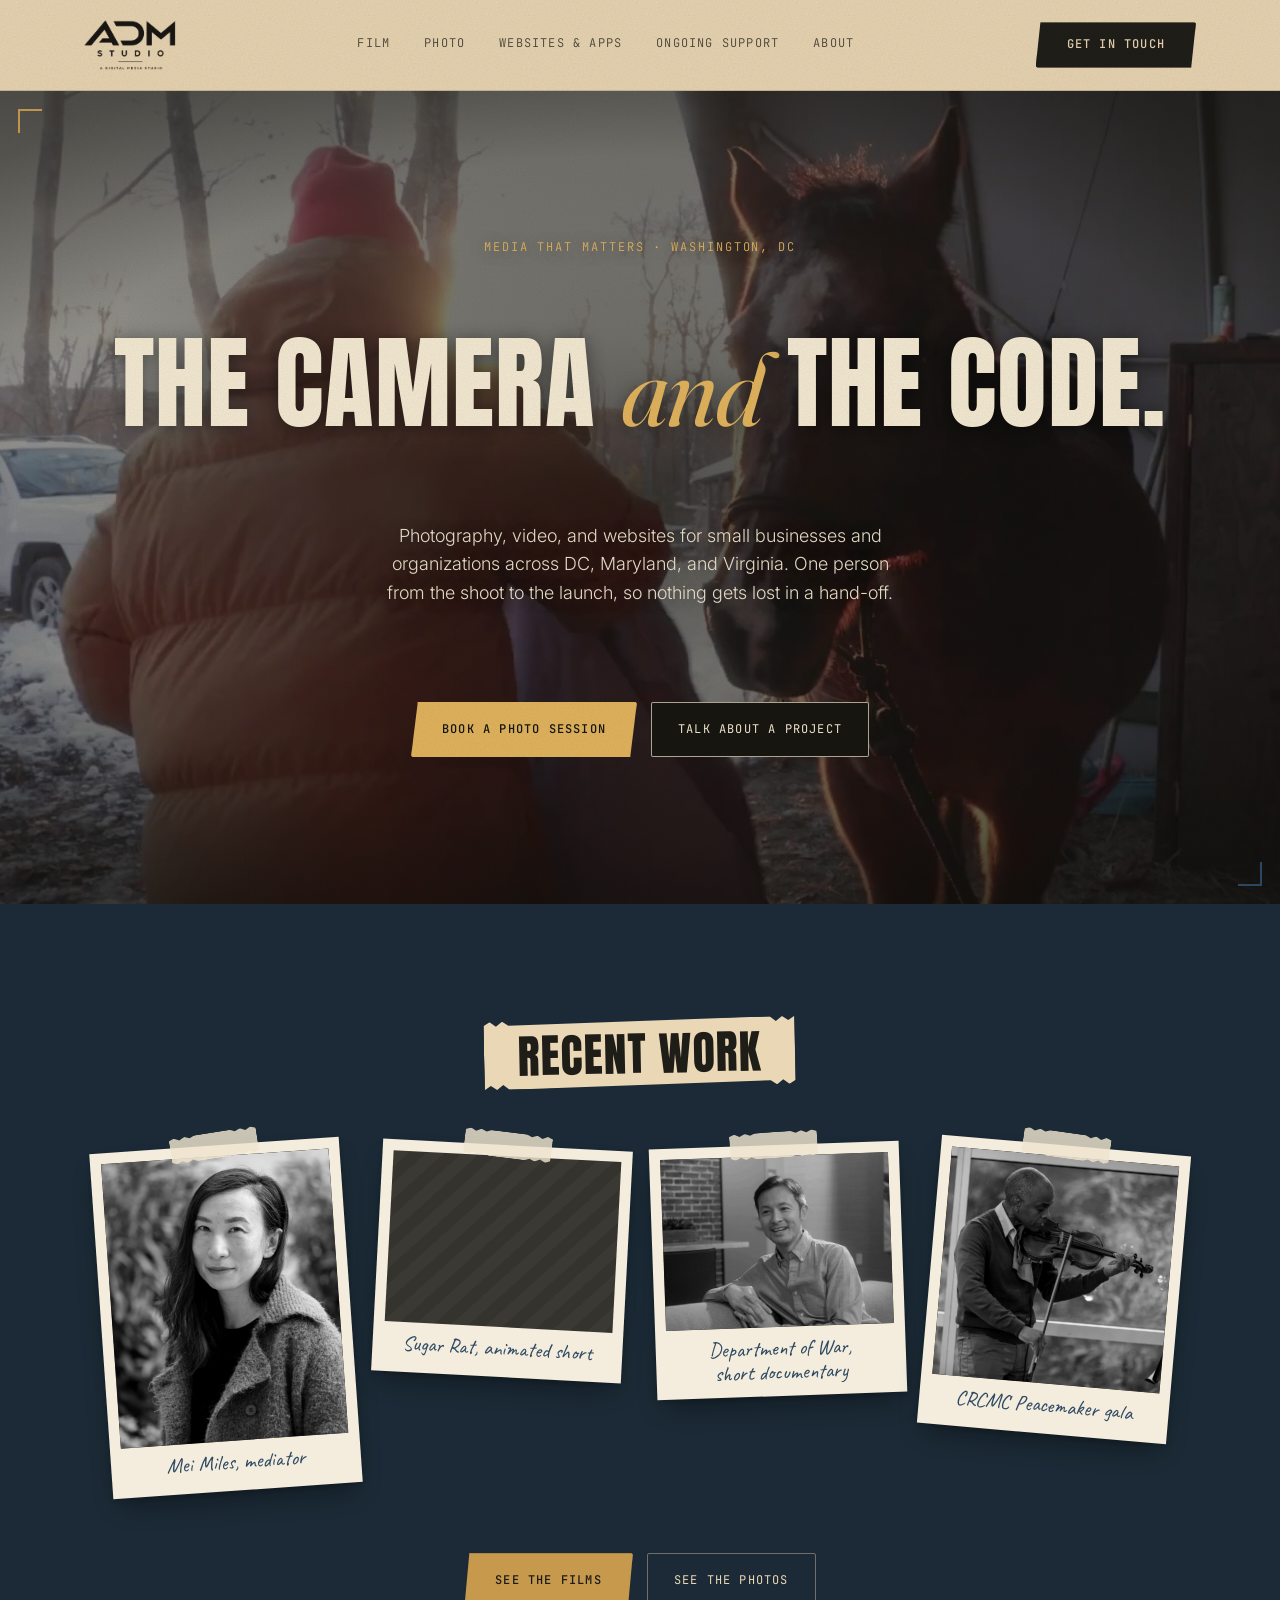
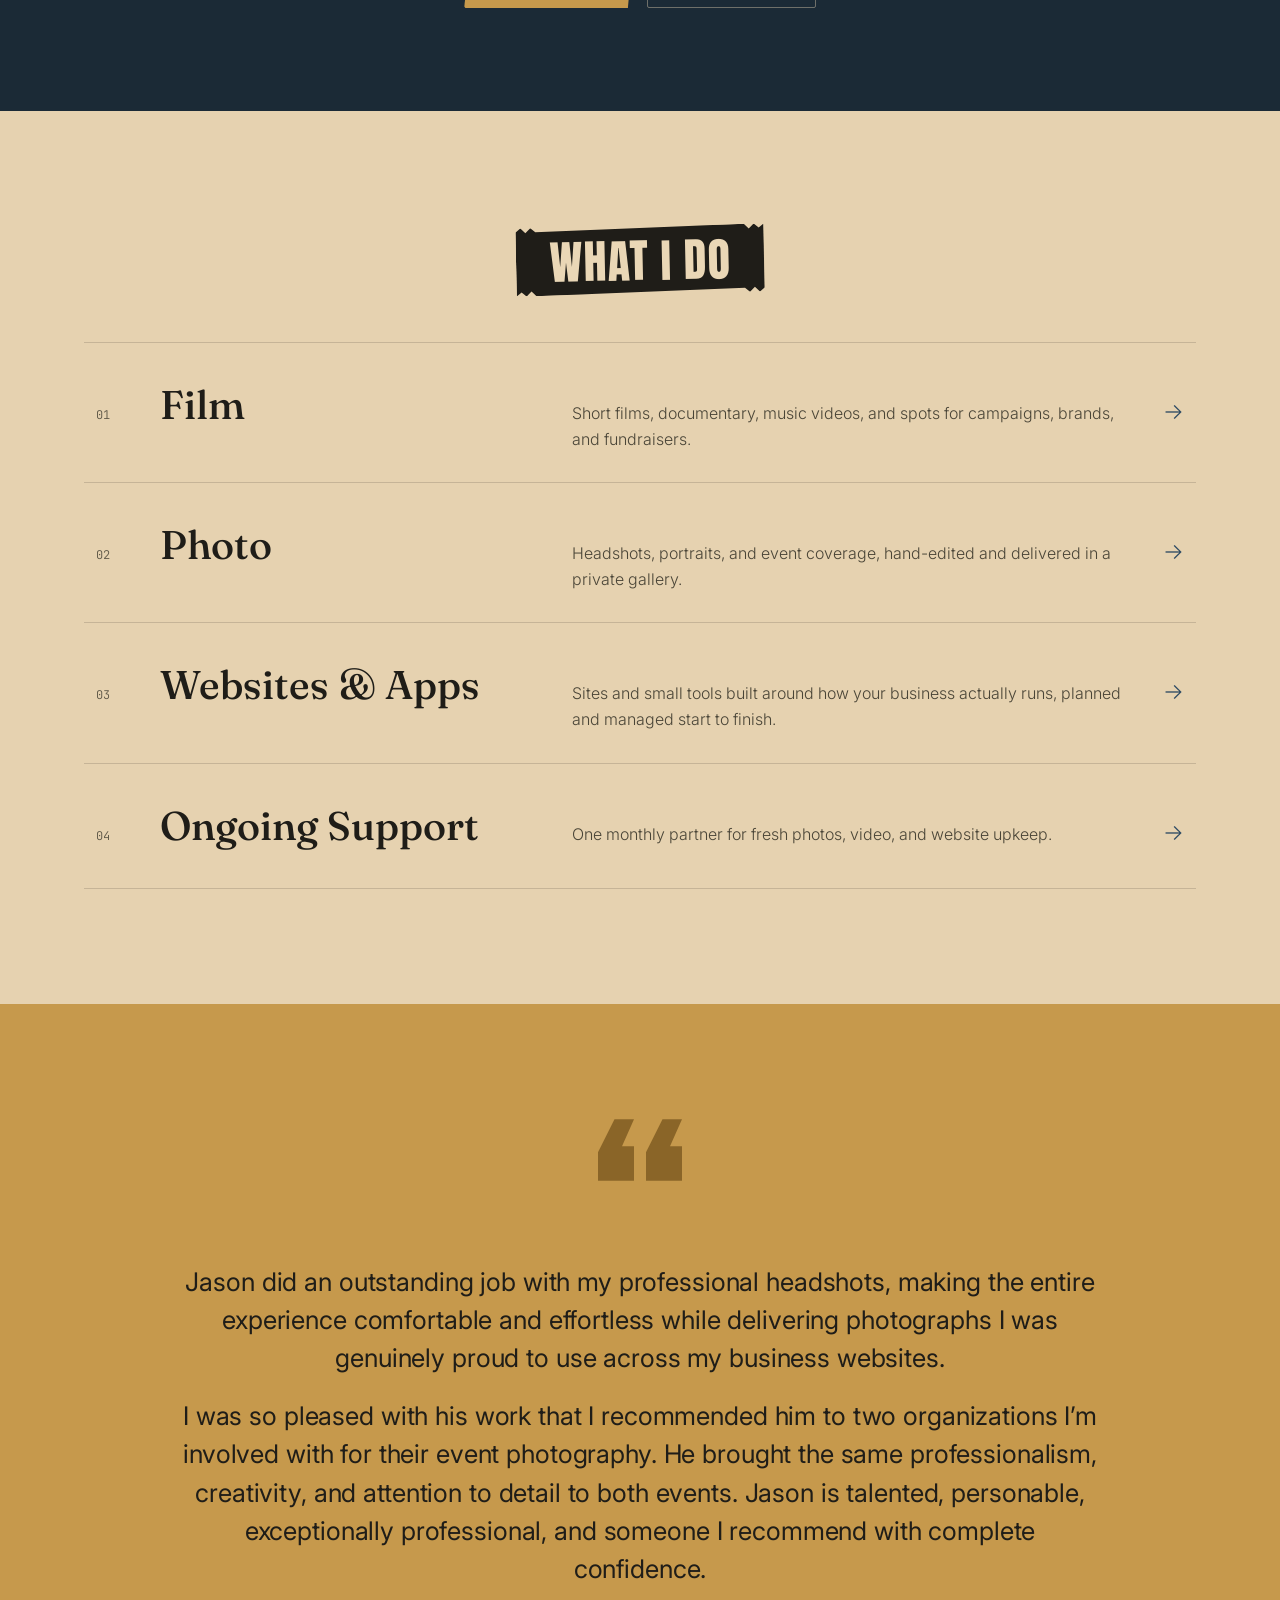
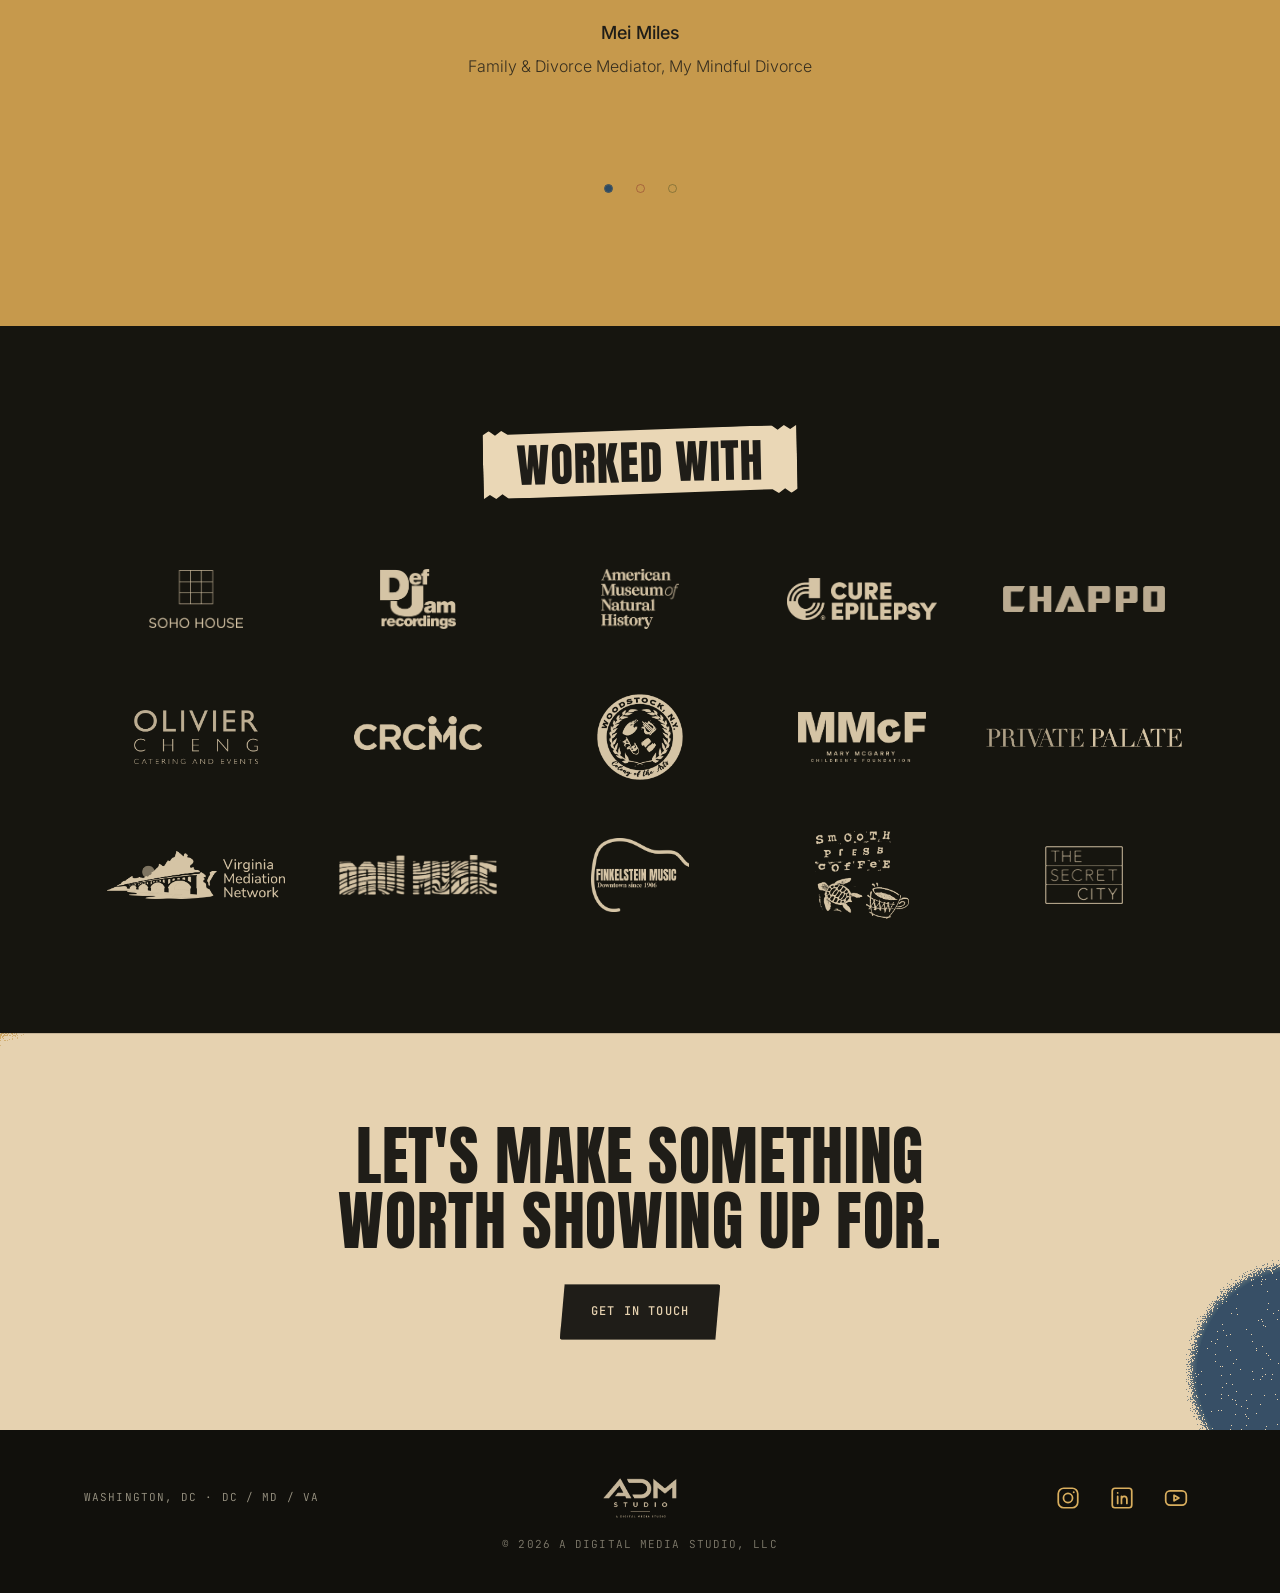
<file: index.html>
<!DOCTYPE html>
<html lang="en">
<head>
<meta charset="UTF-8">
<meta name="viewport" content="width=device-width, initial-scale=1.0, viewport-fit=cover">
<title>A Digital Media Studio | Photo, video and websites in Washington, DC</title>
<meta name="description" content="Photography, video, and websites for small businesses and organizations in DC, Maryland, and Virginia. One person from the shoot to the launch.">
<link rel="icon" href="images/favicon.ico" sizes="any">
<link rel="icon" type="image/png" sizes="32x32" href="images/favicon-32.png">
<link rel="icon" type="image/png" sizes="16x16" href="images/favicon-16.png">
<link rel="apple-touch-icon" href="images/apple-touch-icon.png">
<meta property="og:title" content="A Digital Media Studio | Photo, video and websites in Washington, DC">
<meta property="og:description" content="Photography, video, and websites for small businesses and organizations in DC, Maryland, and Virginia. One person from the shoot to the launch.">
<meta property="og:image" content="https://adigitalmediastudio.com/images/og-image.png">
<meta property="og:url" content="https://adigitalmediastudio.com/index.html">
<meta property="og:type" content="website">
<link rel="preconnect" href="https://fonts.googleapis.com">
<link rel="preconnect" href="https://fonts.gstatic.com" crossorigin>
<link href="https://fonts.googleapis.com/css2?family=Anton&family=Caveat:wght@500;600&family=Fraunces:ital,opsz,wght@0,9..144,400;0,9..144,500;1,9..144,400;1,9..144,500&family=Inter:wght@300;400;500&family=JetBrains+Mono:wght@400;500&display=swap" rel="stylesheet">
<link rel="stylesheet" href="css/site.css?v=202611211810">
<link rel="stylesheet" href="css/work.css?v=202611211810">
</head>
<body class="theme-paper page-index">
<a class="skip" href="#main">Skip to content</a>
<svg width="0" height="0" style="position:absolute" aria-hidden="true" focusable="false">
  <filter id="spray" x="-5%" y="-5%" width="110%" height="110%">
    <feTurbulence type="fractalNoise" baseFrequency="0.8" numOctaves="2" seed="7" result="noise"/>
    <feComposite in="SourceAlpha" in2="noise" operator="arithmetic" k1="0" k2="1" k3="0.9" k4="-0.7" result="sum"/>
    <feComponentTransfer in="sum" result="mask"><feFuncA type="discrete" tableValues="0 1"/></feComponentTransfer>
    <feComposite in="SourceGraphic" in2="mask" operator="in"/>
  </filter>
</svg>
<div class="paint" aria-hidden="true"><span class="dot d1"></span><span class="dot d2"></span><span class="dot d3"></span><span class="dot d4"></span></div>
<header class="site-head">
  <div class="wrap">
    <a class="brand" href="index.html" aria-label="ADM Studio home"><img src="images/logo-mark-sand.png" alt="ADM Studio" width="85" height="46"></a>
    <button class="nav-toggle" type="button" aria-expanded="false" aria-controls="site-nav">Menu</button>
    <nav class="nav" id="site-nav" aria-label="Main">
      <a href="film.html">Film</a>
      <a href="photography.html">Photo</a>
      <a href="builds.html">Websites &amp; Apps</a>
      <a href="retainer.html">Ongoing Support</a>
      <a href="about.html">About</a>
      <a class="btn nav-cta-mobile" href="get-in-touch.html">Get in touch</a>
    </nav>
    <a class="btn head-cta" href="get-in-touch.html">Get in touch</a>
  </div>
</header>
<main id="main">
<section class="poster corners hero-video theme-ink" aria-labelledby="hero-title">
  <!-- silent loop cut from "Everything Is Already Alright" (no audio track) -->
  <video class="hero-bg" autoplay muted loop playsinline preload="auto" poster="images/work/hero-poster.jpg?v=2" aria-hidden="true">
    <source src="media/hero-720.mp4" type="video/mp4" media="(max-width: 900px)">
    <source src="media/hero-1080.mp4" type="video/mp4">
  </video>
  <span class="hero-shade" aria-hidden="true"></span>
  <span class="crosshair ch1" aria-hidden="true"></span>
  <span class="crosshair ch2" aria-hidden="true"></span>
  <div class="wrap home-hero">
    <p class="eyebrow">Media that matters · Washington, DC</p>
    <h1 class="home-h1" id="hero-title">The camera <em>and</em> the code.</h1>
    <p class="lede" style="max-width:48ch">Photography, video, and websites for small businesses and organizations across DC, Maryland, and Virginia. One person from the shoot to the launch, so nothing gets lost in a hand-off.</p>
    <div class="btn-row">
      <a class="btn" href="get-in-touch.html?need=photo">Book a photo session</a>
      <a class="btn btn-line" href="get-in-touch.html?need=web">Talk about a project</a>
    </div>
  </div>
</section>

<section class="section-band theme-denim" aria-labelledby="recent">
  <div class="wrap">
  <h2 id="recent" class="taped-heading"><span>Recent work</span></h2>
  <div class="wall">
    <figure data-view="img" data-src="images/photography/work-1.jpg" data-more="photography.html|See all photos" tabindex="0" role="button" class="polaroid bw" style="--tilt:-4deg;--tape:-5deg"><span class="tape" aria-hidden="true"></span><div class="photo slot"><img src="images/photography/work-1.jpg" alt="Headshot of Mei Miles"><span class="slot-label"></span></div><figcaption>Mei Miles, mediator</figcaption></figure>
    <figure data-view="yt" data-id="1ZAoogHaFr8" data-more="film.html|See all films" tabindex="0" role="button" class="polaroid bw" style="--tilt:3deg;--tape:4deg;--ratio:4/3"><span class="tape" aria-hidden="true"></span><div class="photo slot"><img src="https://i.ytimg.com/vi/1ZAoogHaFr8/maxresdefault.jpg" alt="A house under a starry sky, from the animated short Sugar Rat"><span class="slot-label"></span></div><figcaption>Sugar Rat, animated short</figcaption></figure>
    <figure data-view="img" data-src="images/work/dow-interview-full.jpg?v=5" data-title="Department of War" data-meta="Short documentary · Coming soon" data-more="film.html|See all films" tabindex="0" role="button" class="polaroid bw" style="--tilt:-2deg;--tape:-2deg;--ratio:4/3"><span class="tape" aria-hidden="true"></span><div class="photo slot"><img src="images/work/dow-interview.jpg?v=5" alt="An interview subject smiling, seated on a sofa"><span class="slot-label"></span></div><figcaption>Department of War,<br>short documentary</figcaption></figure>
    <figure data-view="img" data-src="images/work/crcmc.jpg" data-more="photography.html|See all photos" tabindex="0" role="button" class="polaroid bw" style="--tilt:5deg;--tape:3deg;--ratio:1/1"><span class="tape" aria-hidden="true"></span><div class="photo slot"><img src="images/work/crcmc.jpg" alt="A violinist performing at the CRCMC gala"><span class="slot-label"></span></div><figcaption>CRCMC Peacemaker gala</figcaption></figure>
  </div>
  <div class="btn-row" style="justify-content:center">
    <a class="btn" href="film.html">See the films</a>
    <a class="btn btn-line" href="photography.html">See the photos</a>
  </div>
  </div>
</section>

<section class="wrap section-plain" aria-labelledby="what">
  <h2 id="what" class="taped-heading"><span>What I do</span></h2>
  <ul class="doors">
    <li><a class="door" href="film.html">
      <span class="num">01</span>
      <span class="name">Film</span>
      <span class="desc">Short films, documentary, music videos, and spots for campaigns, brands, and fundraisers.</span>
      <span class="arrow" aria-hidden="true">→</span>
    </a></li>
    <li><a class="door" href="photography.html">
      <span class="num">02</span>
      <span class="name">Photo</span>
      <span class="desc">Headshots, portraits, and event coverage, hand-edited and delivered in a private gallery.</span>
      <span class="arrow" aria-hidden="true">→</span>
    </a></li>
    <li><a class="door" href="builds.html">
      <span class="num">03</span>
      <span class="name">Websites &amp; Apps</span>
      <span class="desc">Sites and small tools built around how your business actually runs, planned and managed start to finish.</span>
      <span class="arrow" aria-hidden="true">→</span>
    </a></li>
    <li><a class="door" href="retainer.html">
      <span class="num">04</span>
      <span class="name">Ongoing Support</span>
      <span class="desc">One monthly partner for fresh photos, video, and website upkeep.</span>
      <span class="arrow" aria-hidden="true">→</span>
    </a></li>
  </ul>
</section>

<!-- TESTIMONIALS: one <figure class="t-slide"> per quote. Add or remove
     slides and dots in pairs; the timing and dots work for any number. -->
<section class="testimonials" aria-roledescription="carousel" aria-label="What clients say">
  <div class="wrap">
    <svg class="t-mark" viewBox="0 0 112 82" aria-hidden="true"><path d="M0 82V44L22 0h26L32 36h16v46zM64 82V44L86 0h26L96 36h16v46z"/></svg>
    <div class="t-slides" aria-live="polite">
      <figure class="t-slide">
        <blockquote><p>Jason did an outstanding job with my professional headshots, making the entire experience comfortable and effortless while delivering photographs I was genuinely proud to use across my business websites.</p><p>I was so pleased with his work that I recommended him to two organizations I&rsquo;m involved with for their event photography. He brought the same professionalism, creativity, and attention to detail to both events. Jason is talented, personable, exceptionally professional, and someone I recommend with complete confidence.</p></blockquote>
        <figcaption><span class="t-name">Mei Miles</span><span class="t-org">Family &amp; Divorce Mediator, My Mindful Divorce</span></figcaption>
      </figure>
      <figure class="t-slide" aria-hidden="true">
        <blockquote><p>I&rsquo;ve known Jason for more than twenty years, since he was a student in my improv class, and I&rsquo;ve watched him bring the same curiosity and heart to everything he takes on.</p><p>When my commercial voiceover reel needed a professional rework, he was the first person I called. He tightened it, reworked it, and made it sound polished and professional without losing what made it mine. He listens closely, he&rsquo;s easy to work with, and he genuinely cares about getting it right. If you have a story to tell, Jason is the person I&rsquo;d trust with it.</p></blockquote>
        <figcaption><span class="t-name">Brooklin Green</span><span class="t-org">International Speaker, Communications Professor &amp; Humorist</span></figcaption>
      </figure>
      <figure class="t-slide" aria-hidden="true">
        <blockquote><p>I&rsquo;ve had the pleasure of collaborating with Jason on a number of projects, each one a testament to his vivid creativity, thoughtful approach, and genuinely wonderful character.</p><p>From producing a short documentary together to capturing spectacular aerial footage of our Woodstock Halloween festivities, Jason brings a natural creative rhythm to every collaboration. He has a gift for making people feel comfortable, seen, and at ease, even in front of a camera. His process is intuitive, collaborative, and fun, without ever compromising his artistic vision or attention to detail.</p><p>Beyond his technical talent and creative imagination, what distinguishes Jason is his authenticity and empathy. He genuinely cares about the people he works with and the stories he&rsquo;s helping tell. I&rsquo;ve trusted him with my own camera equipment and enthusiastically connected him with fellow artists in my network, knowing they&rsquo;ll be in capable and caring hands.</p><p>It&rsquo;s a joy to work alongside someone whose artistry is matched by his integrity, generosity, and humanity. I look forward to many more creative adventures together!</p></blockquote>
        <figcaption><span class="t-name">Sabrina Asch</span><span class="t-org">Photographer, Entertainer &amp; Events Professional</span></figcaption>
      </figure>
    </div>
    <div class="t-dots">
      <button class="t-dot" type="button" aria-label="Show quote 1"><span></span></button>
      <button class="t-dot" type="button" aria-label="Show quote 2"><span></span></button>
      <button class="t-dot" type="button" aria-label="Show quote 3"><span></span></button>
    </div>
  </div>
</section>

<section class="band spotlight theme-ink" aria-labelledby="worked">
  <div class="wrap">
    <h2 id="worked" class="taped-heading"><span>Worked with</span></h2>
    <ul class="logo-grid">
      <li><img src="images/clients/soho-house-sand.png" alt="Soho House" style="height:58px"></li>
      <li><img src="images/clients/def-jam-sand.png" alt="Def Jam Recordings" style="height:60px"></li>
      <li><img src="images/clients/amnh-sand.png" alt="American Museum of Natural History" style="height:60px"></li>
      <li><img src="images/clients/cure-epilepsy-sand.png" alt="CURE Epilepsy" style="height:42px"></li>
      <li><img src="images/clients/chappo-sand.png" alt="Chappo" style="height:26px"></li>
      <li class="row-break" aria-hidden="true"></li>
      <li><img src="images/clients/olivier-cheng-sand.png" alt="Olivier Cheng Catering and Events" style="height:54px"></li>
      <li><img src="images/clients/crcmc-sand.png" alt="CRCMC" style="height:34px;transform:translateY(-4px)"></li>
      <li><img src="images/clients/woodstock-sand.png" alt="Woodstock, N.Y." style="height:86px"></li>
      <li><img src="images/clients/mmcf-sand.png" alt="Mary McGarry Children's Foundation" style="height:50px"></li>
      <li><img src="images/clients/private-palate-sand.png" alt="Private Palate" style="height:19px"></li>
      <li class="row-break" aria-hidden="true"></li>
      <li><img src="images/clients/vmn-sand.png" alt="Virginia Mediation Network" style="height:48px"></li>
      <li><img src="images/clients/davi-music-sand.png" alt="Davi Music" style="height:40px"></li>
      <li><img src="images/clients/finkelstein-music-sand.png" alt="Finkelstein Music" style="height:74px"></li>
      <li><img src="images/clients/smooth-press-sand.png" alt="Smooth Press Coffee" style="height:88px"></li>
      <li><img src="images/clients/secret-city-sand.png" alt="The Secret City" style="height:58px"></li>
    </ul>
  </div>
</section>

<section class="cta">
  <div class="wrap">
    <h2>Let's make something<br>worth showing up for.</h2>
    <a class="btn" href="get-in-touch.html">Get in touch</a>
  </div>
</section>

<div class="viewer" hidden>
  <div class="viewer-box" role="dialog" aria-modal="true" aria-label="Viewer">
    <button class="viewer-close" type="button" aria-label="Close">&times;</button>
    <div class="viewer-frame"></div>
    <a class="viewer-more" href="film.html"></a>
  </div>
</div>
</main>
<footer class="site-foot">
  <div class="wrap">
    <span class="foot-place">Washington, DC · DC / MD / VA</span>
    <a class="foot-brand" href="index.html" aria-label="ADM Studio home"><img src="images/logo-mark-sand.png" alt="ADM Studio" width="917" height="498"></a>
    <span class="foot-contact">
      <span class="socials">
        <a href="https://www.instagram.com/adigitalmediastudio/" target="_blank" rel="noopener" aria-label="Instagram"><svg viewBox="0 0 24 24" aria-hidden="true"><rect x="3" y="3" width="18" height="18" rx="5"/><circle cx="12" cy="12" r="4.2"/><circle cx="17.3" cy="6.7" r="0.9" class="fill"/></svg></a>
        <a href="https://www.linkedin.com/company/a-digital-media-studio/" target="_blank" rel="noopener" aria-label="LinkedIn"><svg viewBox="0 0 24 24" aria-hidden="true"><rect x="3" y="3" width="18" height="18" rx="2.5"/><path d="M8 10.5V17M8 7.2v.1M11.5 17v-6.5M11.5 13.2c0-1.6 1.1-2.8 2.6-2.8s2.4 1 2.4 2.8V17"/></svg></a>
        <a href="https://www.youtube.com/@adigitalmediastudio" target="_blank" rel="noopener" aria-label="YouTube"><svg viewBox="0 0 24 24" aria-hidden="true"><rect x="2.5" y="5.5" width="19" height="13" rx="4"/><path d="M10.2 9.4v5.2l4.5-2.6z"/></svg></a>
      </span>
    </span>
    <span class="foot-copy">© <span class="yr">2026</span> A Digital Media Studio, LLC</span>
  </div>
</footer>
<script src="js/site.js?v=202611211810"></script>
<script src="js/viewer.js?v=202611211810"></script>
</body>
</html>
</file>
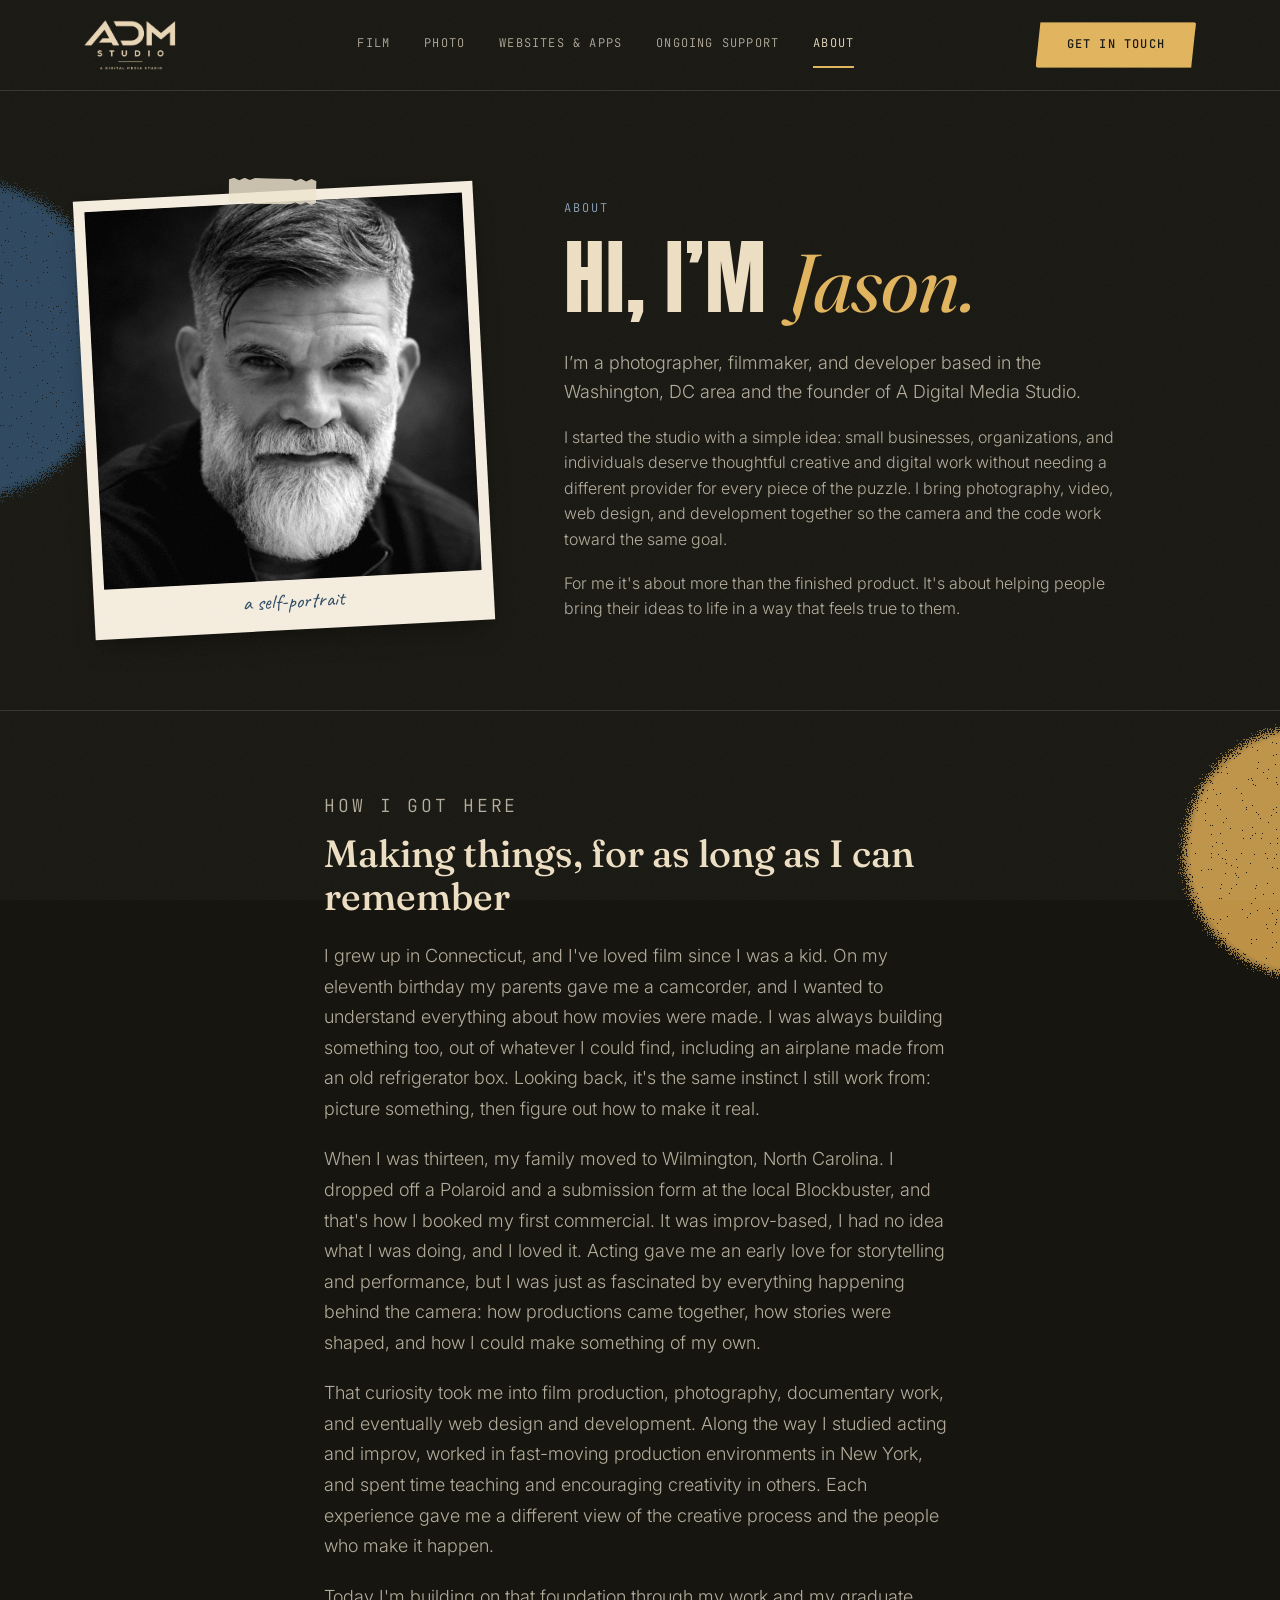
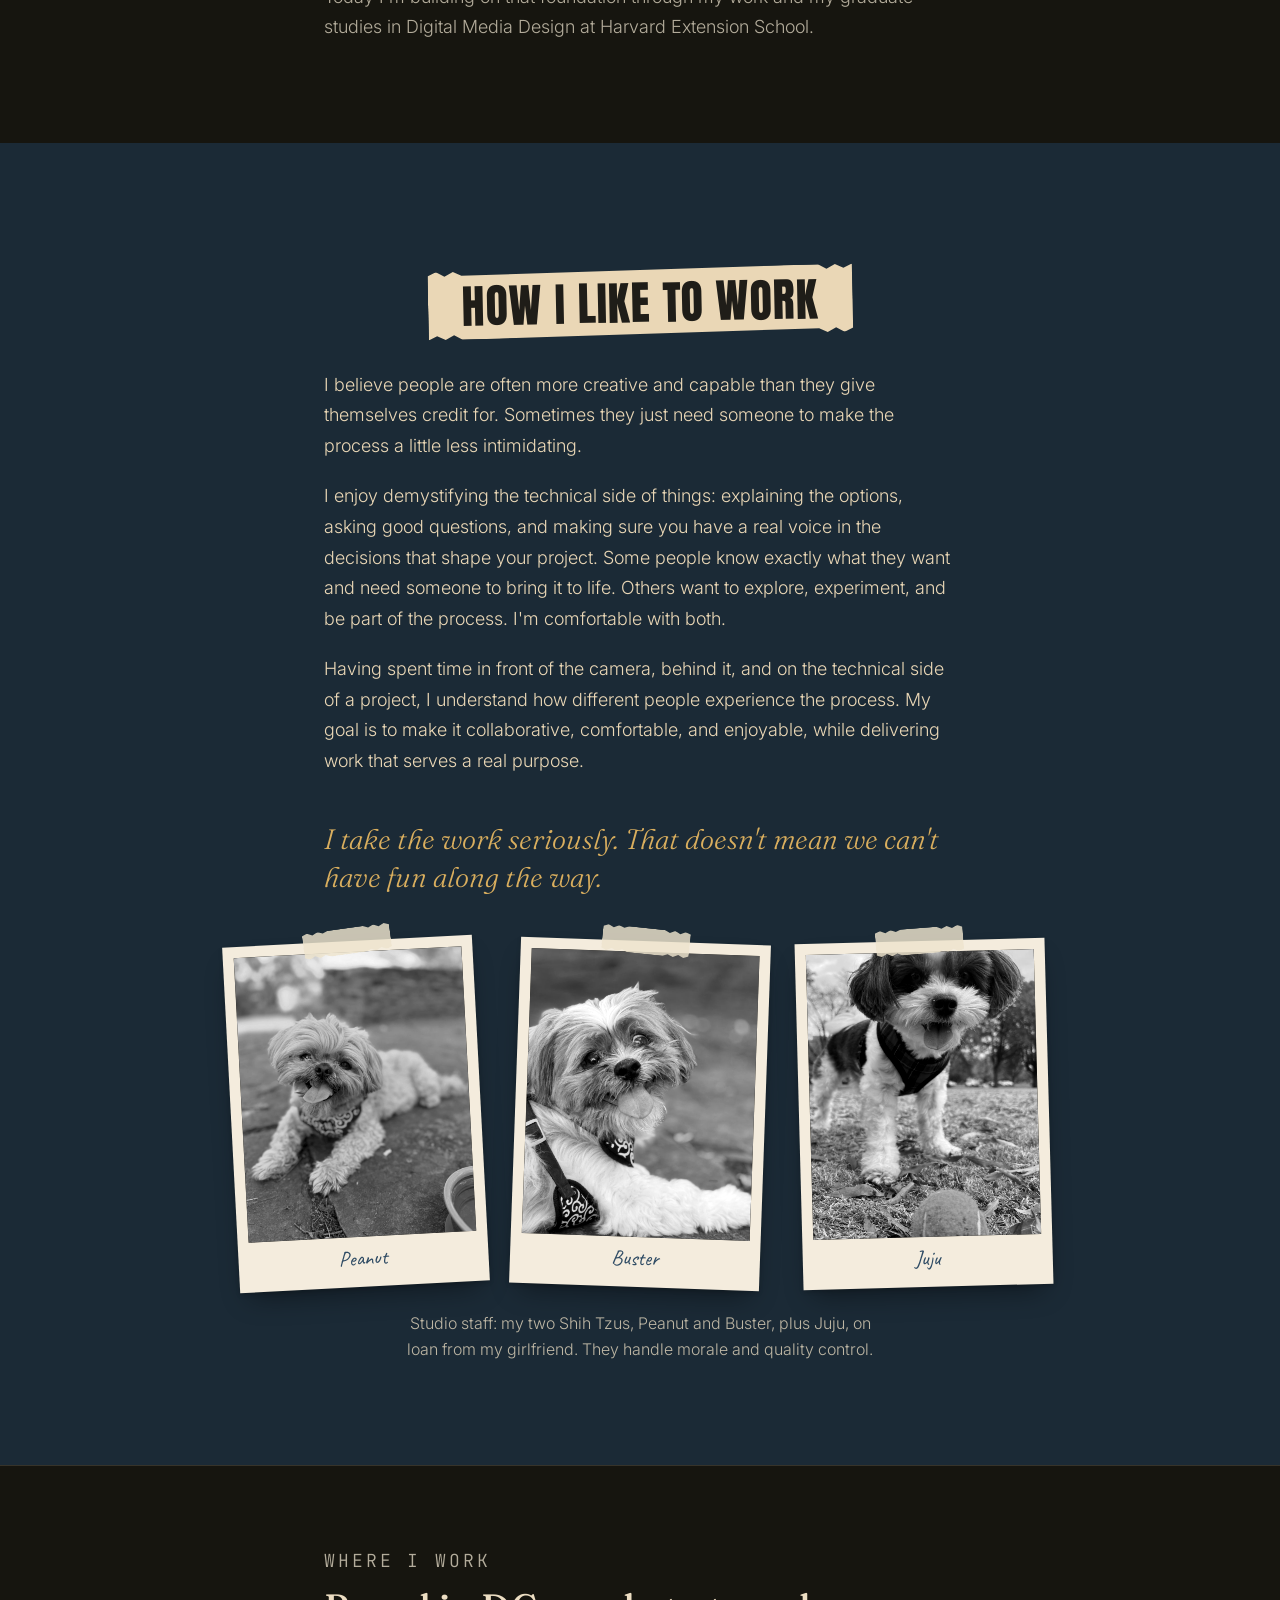
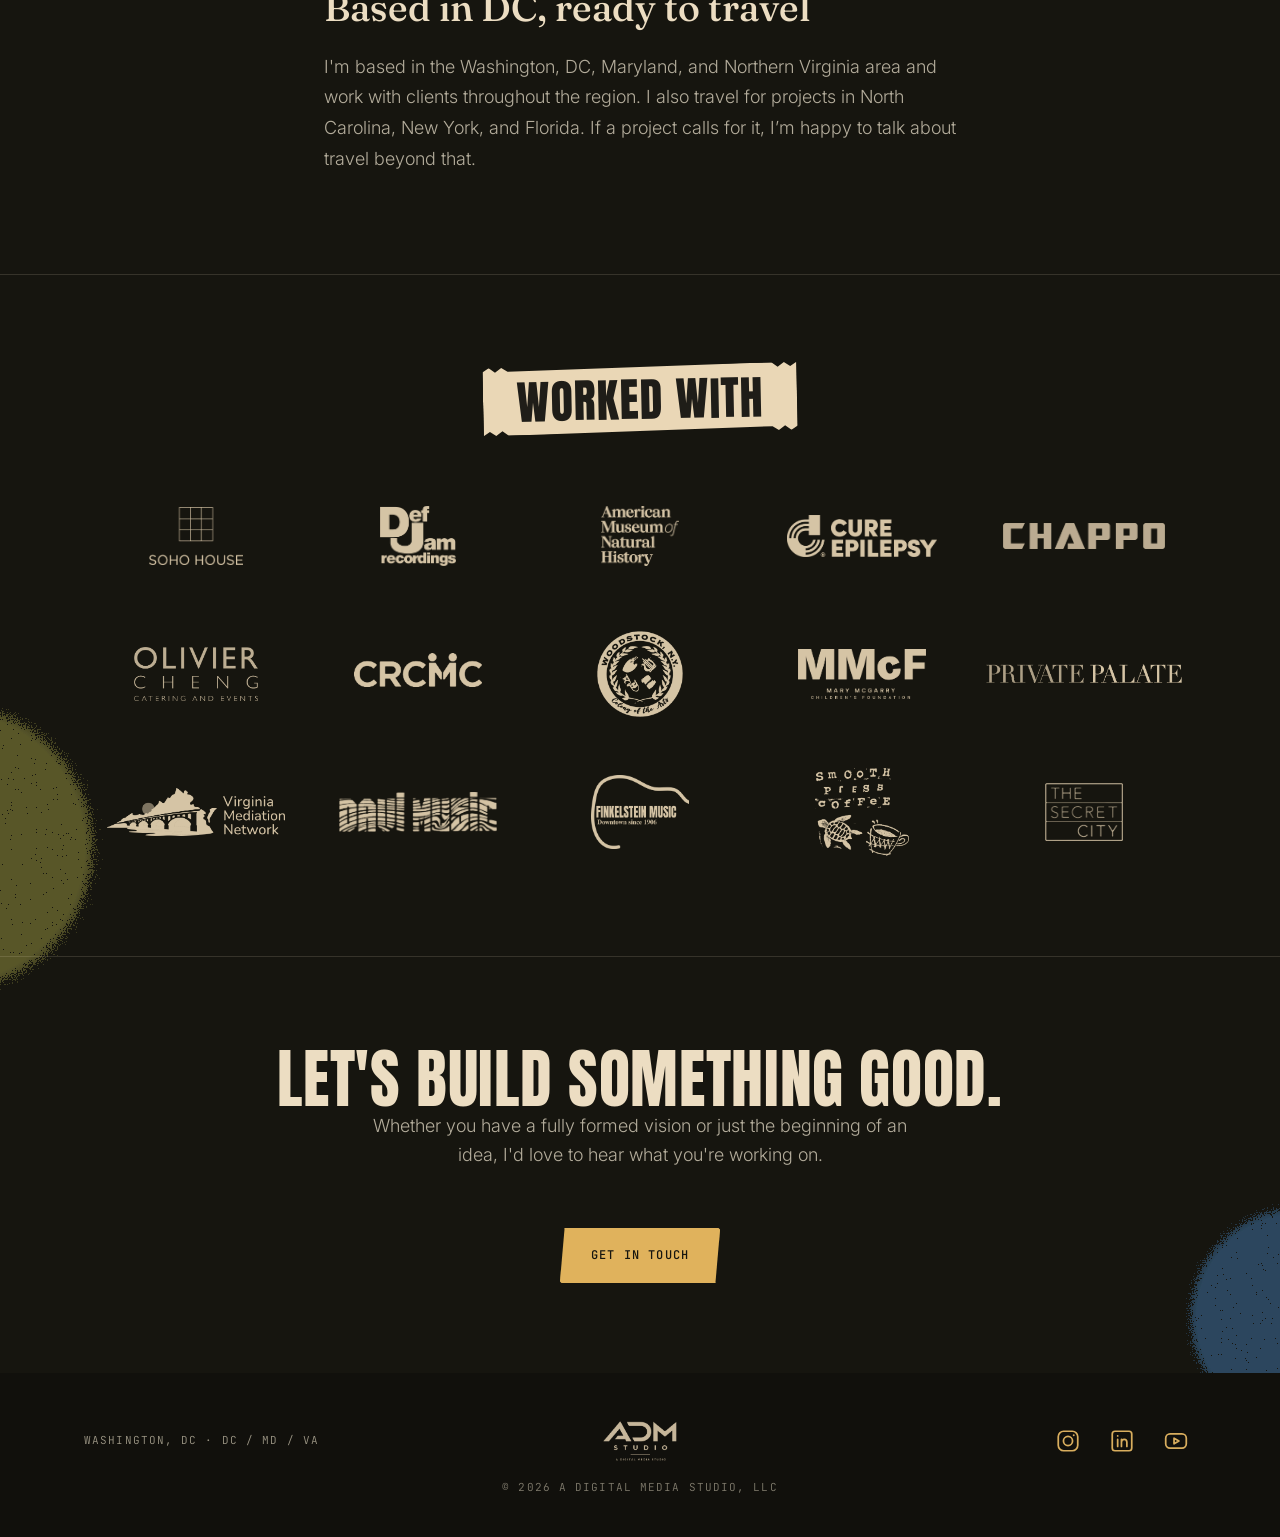
<file: about.html>
<!DOCTYPE html>
<html lang="en">
<head>
<meta charset="UTF-8">
<meta name="viewport" content="width=device-width, initial-scale=1.0, viewport-fit=cover">
<title>About | A Digital Media Studio</title>
<meta name="description" content="Jason O'Malley is a photographer, filmmaker, and developer in the Washington, DC area and the founder of A Digital Media Studio: one creative partner for the camera and the code.">
<link rel="icon" href="images/favicon.ico" sizes="any">
<link rel="icon" type="image/png" sizes="32x32" href="images/favicon-32.png">
<link rel="icon" type="image/png" sizes="16x16" href="images/favicon-16.png">
<link rel="apple-touch-icon" href="images/apple-touch-icon.png">
<meta property="og:title" content="About | A Digital Media Studio">
<meta property="og:description" content="Jason O'Malley is a photographer, filmmaker, and developer in the Washington, DC area and the founder of A Digital Media Studio: one creative partner for the camera and the code.">
<meta property="og:image" content="https://adigitalmediastudio.com/images/og-image.png">
<meta property="og:url" content="https://adigitalmediastudio.com/about.html">
<meta property="og:type" content="website">
<link rel="preconnect" href="https://fonts.googleapis.com">
<link rel="preconnect" href="https://fonts.gstatic.com" crossorigin>
<link href="https://fonts.googleapis.com/css2?family=Anton&family=Caveat:wght@500;600&family=Fraunces:ital,opsz,wght@0,9..144,400;0,9..144,500;1,9..144,400;1,9..144,500&family=Inter:wght@300;400;500&family=JetBrains+Mono:wght@400;500&display=swap" rel="stylesheet">
<link rel="stylesheet" href="css/site.css?v=202611211810">
</head>
<body class="theme-ink page-about">
<a class="skip" href="#main">Skip to content</a>
<svg width="0" height="0" style="position:absolute" aria-hidden="true" focusable="false">
  <filter id="spray" x="-5%" y="-5%" width="110%" height="110%">
    <feTurbulence type="fractalNoise" baseFrequency="0.8" numOctaves="2" seed="7" result="noise"/>
    <feComposite in="SourceAlpha" in2="noise" operator="arithmetic" k1="0" k2="1" k3="0.9" k4="-0.7" result="sum"/>
    <feComponentTransfer in="sum" result="mask"><feFuncA type="discrete" tableValues="0 1"/></feComponentTransfer>
    <feComposite in="SourceGraphic" in2="mask" operator="in"/>
  </filter>
</svg>
<div class="paint" aria-hidden="true"><span class="dot d1"></span><span class="dot d2"></span><span class="dot d3"></span><span class="dot d4"></span></div>
<header class="site-head">
  <div class="wrap">
    <a class="brand" href="index.html" aria-label="ADM Studio home"><img src="images/logo-mark-sand.png" alt="ADM Studio" width="85" height="46"></a>
    <button class="nav-toggle" type="button" aria-expanded="false" aria-controls="site-nav">Menu</button>
    <nav class="nav" id="site-nav" aria-label="Main">
      <a href="film.html">Film</a>
      <a href="photography.html">Photo</a>
      <a href="builds.html">Websites &amp; Apps</a>
      <a href="retainer.html">Ongoing Support</a>
      <a href="about.html" aria-current="page">About</a>
      <a class="btn nav-cta-mobile" href="get-in-touch.html">Get in touch</a>
    </nav>
    <a class="btn head-cta" href="get-in-touch.html">Get in touch</a>
  </div>
</header>
<main id="main">
<section class="wrap about-hero">
  <figure class="polaroid bw" style="--tilt:-3deg;--tape:4deg;--w:min(400px,100%);--ratio:1/1"><span class="tape" aria-hidden="true"></span><div class="photo slot"><img src="images/headshot-web.jpg" alt="Jason O'Malley"></div><figcaption>a self-portrait</figcaption></figure>
  <div class="text">
    <p class="eyebrow">About</p>
    <h1 class="h1">Hi, I&rsquo;m <em>Jason.</em></h1>
    <p class="lede" style="max-width:52ch">I&rsquo;m a photographer, filmmaker, and developer based in the Washington, DC area and the founder of A Digital Media Studio.</p>
    <p class="about-intro">I started the studio with a simple idea: small businesses, organizations, and individuals deserve thoughtful creative and digital work without needing a different provider for every piece of the puzzle. I bring photography, video, web design, and development together so the camera and the code work toward the same goal.</p>
    <p class="about-intro">For me it's about more than the finished product. It's about helping people bring their ideas to life in a way that feels true to them.</p>
  </div>
</section>

<section class="section">
  <div class="wrap prose">
    <p class="eyebrow">How I got here</p>
    <h2>Making things, for as long as I can remember</h2>
    <p>I grew up in Connecticut, and I've loved film since I was a kid. On my eleventh birthday my parents gave me a camcorder, and I wanted to understand everything about how movies were made. I was always building something too, out of whatever I could find, including an airplane made from an old refrigerator box. Looking back, it's the same instinct I still work from: picture something, then figure out how to make it real.</p>
    <p>When I was thirteen, my family moved to Wilmington, North Carolina. I dropped off a Polaroid and a submission form at the local Blockbuster, and that's how I booked my first commercial. It was improv-based, I had no idea what I was doing, and I loved it. Acting gave me an early love for storytelling and performance, but I was just as fascinated by everything happening behind the camera: how productions came together, how stories were shaped, and how I could make something of my own.</p>
    <p>That curiosity took me into film production, photography, documentary work, and eventually web design and development. Along the way I studied acting and improv, worked in fast-moving production environments in New York, and spent time teaching and encouraging creativity in others. Each experience gave me a different view of the creative process and the people who make it happen.</p>
    <p>Today I'm building on that foundation through my work and my graduate studies in Digital Media Design at Harvard Extension School.</p>
  </div>
</section>

<section class="section-band theme-denim about-work" aria-labelledby="how">
  <div class="wrap prose">
    <h2 id="how" class="taped-heading"><span>How I like to work</span></h2>
    <p>I believe people are often more creative and capable than they give themselves credit for. Sometimes they just need someone to make the process a little less intimidating.</p>
    <p>I enjoy demystifying the technical side of things: explaining the options, asking good questions, and making sure you have a real voice in the decisions that shape your project. Some people know exactly what they want and need someone to bring it to life. Others want to explore, experiment, and be part of the process. I'm comfortable with both.</p>
    <p>Having spent time in front of the camera, behind it, and on the technical side of a project, I understand how different people experience the process. My goal is to make it collaborative, comfortable, and enjoyable, while delivering work that serves a real purpose.</p>
    <p class="about-pull">I take the work seriously. That doesn't mean we can't have fun along the way.</p>
  </div>
  <div class="wrap studio-crew">
    <div class="wall">
      <figure class="polaroid bw" style="--tilt:-3deg;--tape:-5deg;--w:min(250px,100%);--ratio:4/5"><span class="tape" aria-hidden="true"></span><div class="photo"><img src="images/about/peanut.jpg" alt="Peanut, a tan Shih Tzu, lying on a stone patio with his tongue out" loading="lazy"></div><figcaption>Peanut</figcaption></figure>
      <figure class="polaroid bw" style="--tilt:2deg;--tape:4deg;--w:min(250px,100%);--ratio:4/5"><span class="tape" aria-hidden="true"></span><div class="photo"><img src="images/about/buster.jpg" alt="Buster, a grey and white Shih Tzu, looking back over his shoulder with his tongue out" loading="lazy"></div><figcaption>Buster</figcaption></figure>
      <figure class="polaroid bw" style="--tilt:-1.5deg;--tape:-3deg;--w:min(250px,100%);--ratio:4/5"><span class="tape" aria-hidden="true"></span><div class="photo"><img src="images/about/juju.jpg" alt="Juju, a black and white pup in a red plaid harness, standing behind a pink tennis ball" loading="lazy"></div><figcaption>Juju</figcaption></figure>
    </div>
    <p class="crew-note">Studio staff: my two Shih Tzus, Peanut and Buster, plus Juju, on loan from my girlfriend. They handle morale and quality control.</p>
  </div>
</section>

<section class="section">
  <div class="wrap prose">
    <p class="eyebrow">Where I work</p>
    <h2>Based in DC, ready to travel</h2>
    <p>I'm based in the Washington, DC, Maryland, and Northern Virginia area and work with clients throughout the region. I also travel for projects in North Carolina, New York, and Florida. If a project calls for it, I&rsquo;m happy to talk about travel beyond that.</p>
  </div>
</section>

<section class="band" aria-labelledby="worked">
  <div class="wrap">
    <h2 id="worked" class="taped-heading"><span>Worked with</span></h2>
    <ul class="logo-grid">
      <li><img src="images/clients/soho-house-sand.png" alt="Soho House" style="height:58px"></li>
      <li><img src="images/clients/def-jam-sand.png" alt="Def Jam Recordings" style="height:60px"></li>
      <li><img src="images/clients/amnh-sand.png" alt="American Museum of Natural History" style="height:60px"></li>
      <li><img src="images/clients/cure-epilepsy-sand.png" alt="CURE Epilepsy" style="height:42px"></li>
      <li><img src="images/clients/chappo-sand.png" alt="Chappo" style="height:26px"></li>
      <li class="row-break" aria-hidden="true"></li>
      <li><img src="images/clients/olivier-cheng-sand.png" alt="Olivier Cheng Catering and Events" style="height:54px"></li>
      <li><img src="images/clients/crcmc-sand.png" alt="CRCMC" style="height:34px;transform:translateY(-4px)"></li>
      <li><img src="images/clients/woodstock-sand.png" alt="Woodstock, N.Y." style="height:86px"></li>
      <li><img src="images/clients/mmcf-sand.png" alt="Mary McGarry Children's Foundation" style="height:50px"></li>
      <li><img src="images/clients/private-palate-sand.png" alt="Private Palate" style="height:19px"></li>
      <li class="row-break" aria-hidden="true"></li>
      <li><img src="images/clients/vmn-sand.png" alt="Virginia Mediation Network" style="height:48px"></li>
      <li><img src="images/clients/davi-music-sand.png" alt="Davi Music" style="height:40px"></li>
      <li><img src="images/clients/finkelstein-music-sand.png" alt="Finkelstein Music" style="height:74px"></li>
      <li><img src="images/clients/smooth-press-sand.png" alt="Smooth Press Coffee" style="height:88px"></li>
      <li><img src="images/clients/secret-city-sand.png" alt="The Secret City" style="height:58px"></li>
    </ul>
  </div>
</section>

<section class="cta" style="border-top:0">
  <div class="wrap">
    <h2>Let's build something good.</h2>
    <p class="lede" style="max-width:52ch;margin:0 auto 28px">Whether you have a fully formed vision or just the beginning of an idea, I'd love to hear what you're working on.</p>
    <a class="btn" href="get-in-touch.html">Get in touch</a>
  </div>
</section>
</main>
<footer class="site-foot">
  <div class="wrap">
    <span class="foot-place">Washington, DC · DC / MD / VA</span>
    <a class="foot-brand" href="index.html" aria-label="ADM Studio home"><img src="images/logo-mark-sand.png" alt="ADM Studio" width="917" height="498"></a>
    <span class="foot-contact">
      <span class="socials">
        <a href="https://www.instagram.com/adigitalmediastudio/" target="_blank" rel="noopener" aria-label="Instagram"><svg viewBox="0 0 24 24" aria-hidden="true"><rect x="3" y="3" width="18" height="18" rx="5"/><circle cx="12" cy="12" r="4.2"/><circle cx="17.3" cy="6.7" r="0.9" class="fill"/></svg></a>
        <a href="https://www.linkedin.com/company/a-digital-media-studio/" target="_blank" rel="noopener" aria-label="LinkedIn"><svg viewBox="0 0 24 24" aria-hidden="true"><rect x="3" y="3" width="18" height="18" rx="2.5"/><path d="M8 10.5V17M8 7.2v.1M11.5 17v-6.5M11.5 13.2c0-1.6 1.1-2.8 2.6-2.8s2.4 1 2.4 2.8V17"/></svg></a>
        <a href="https://www.youtube.com/@adigitalmediastudio" target="_blank" rel="noopener" aria-label="YouTube"><svg viewBox="0 0 24 24" aria-hidden="true"><rect x="2.5" y="5.5" width="19" height="13" rx="4"/><path d="M10.2 9.4v5.2l4.5-2.6z"/></svg></a>
      </span>
    </span>
    <span class="foot-copy">© <span class="yr">2026</span> A Digital Media Studio, LLC</span>
  </div>
</footer>
<script src="js/site.js?v=202611211810"></script>
</body>
</html>
</file>
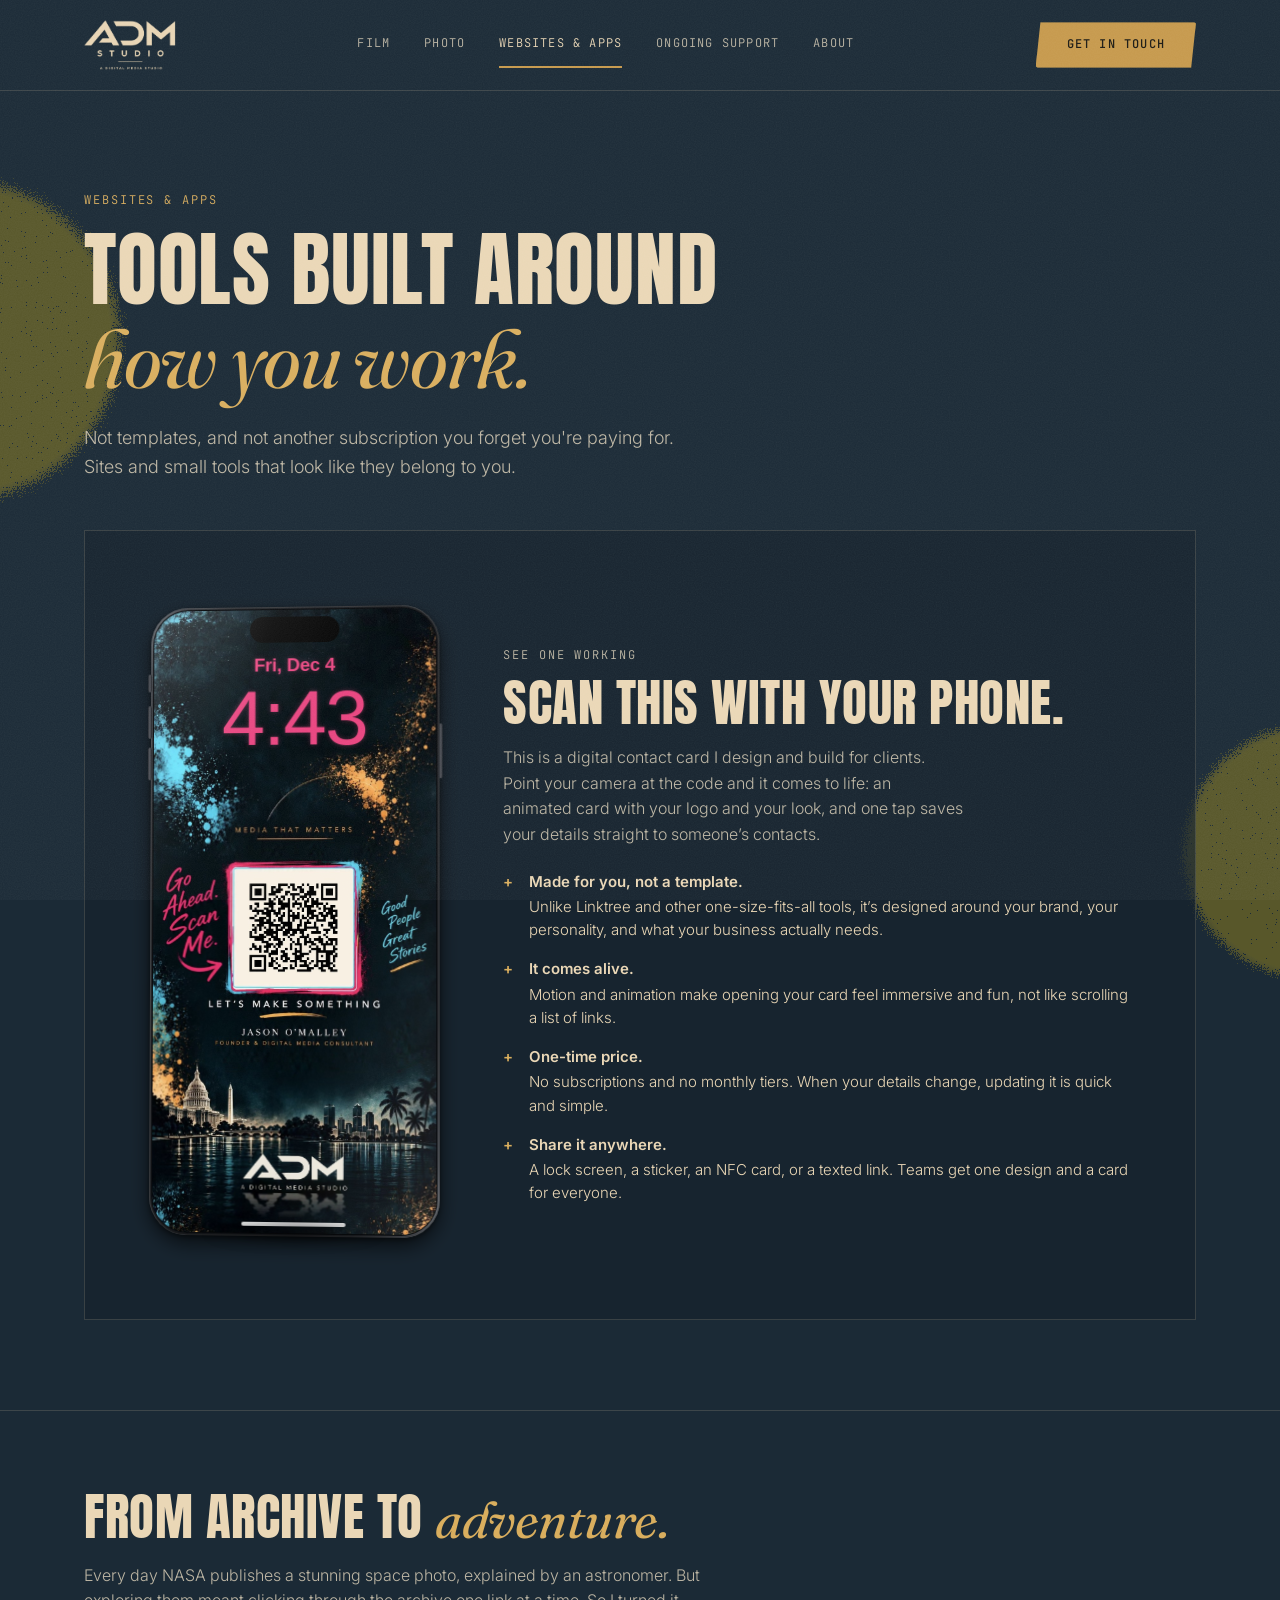
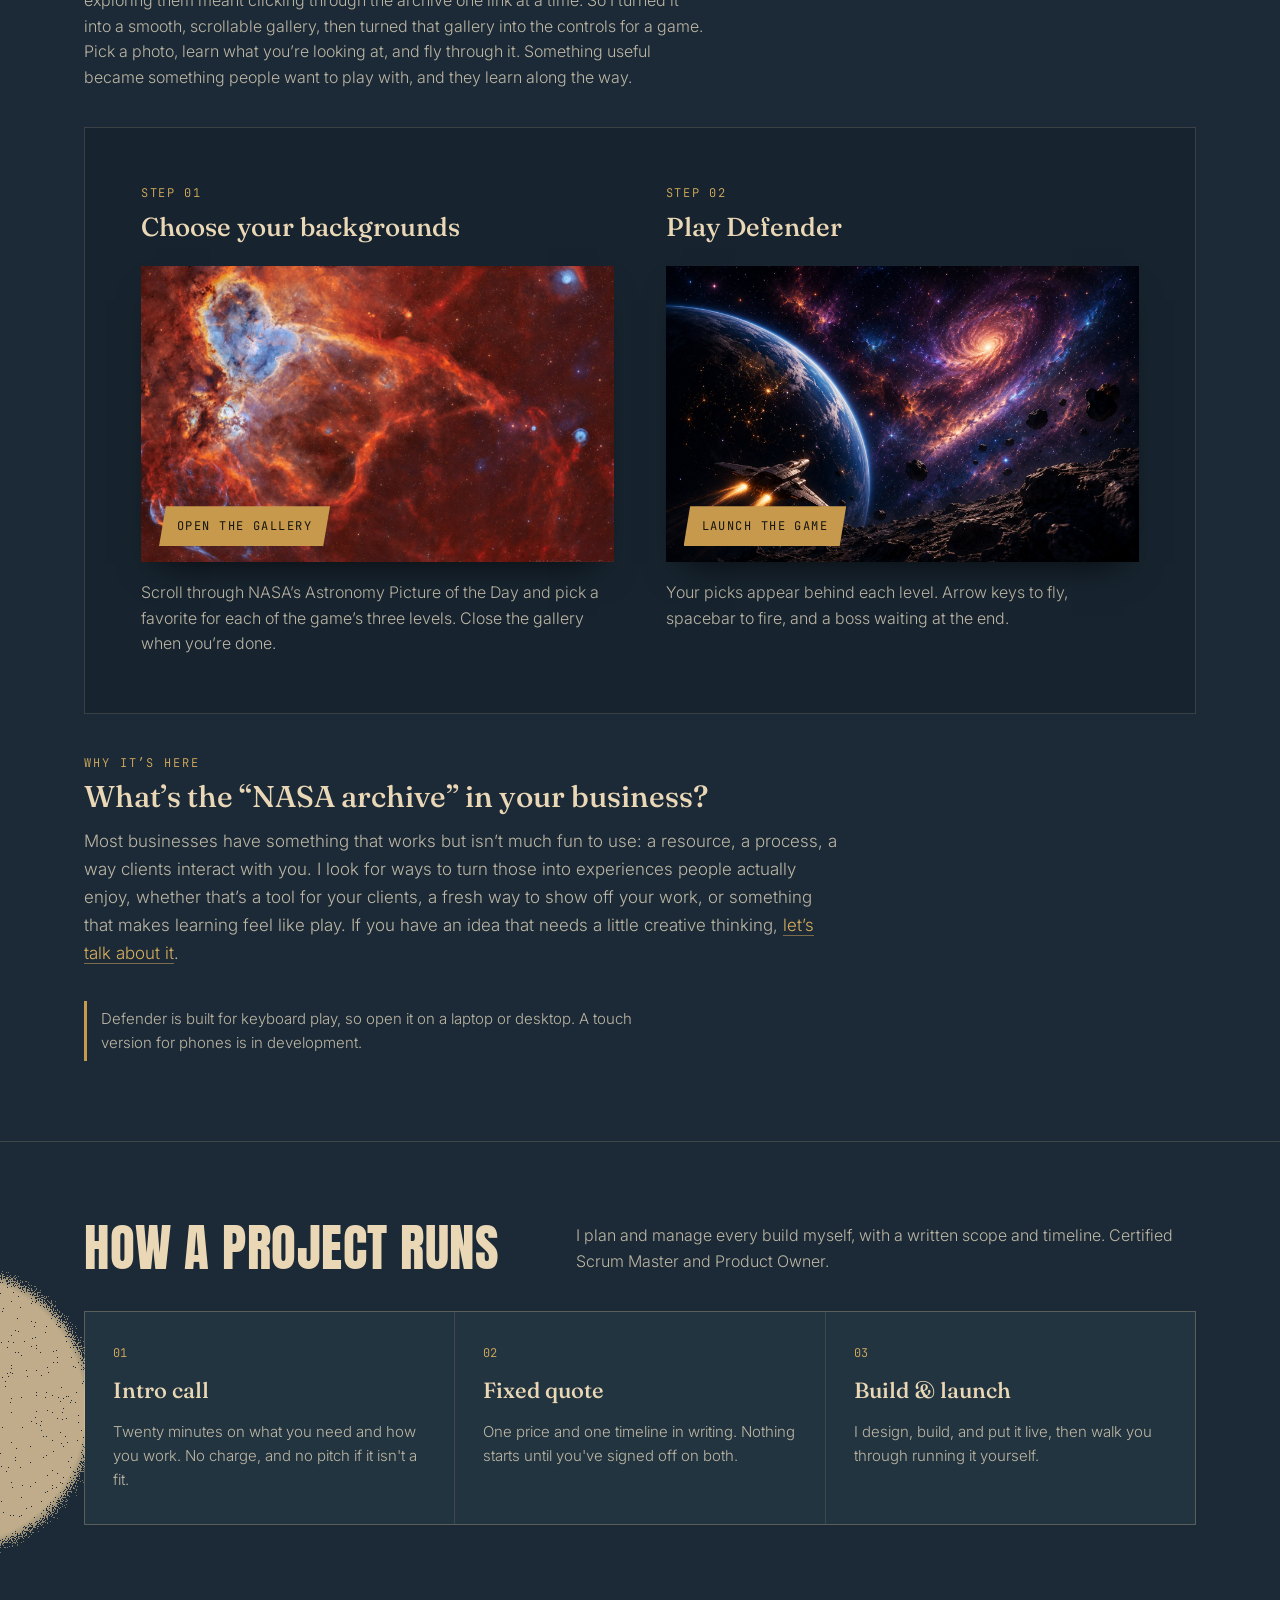
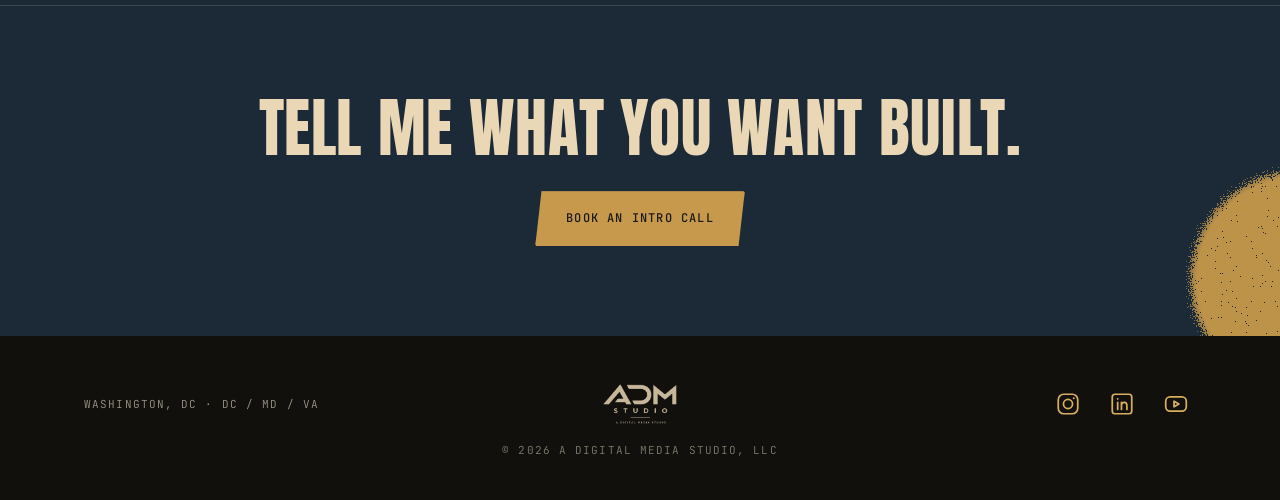
<file: builds.html>
<!DOCTYPE html>
<html lang="en">
<head>
<meta charset="UTF-8">
<meta name="viewport" content="width=device-width, initial-scale=1.0, viewport-fit=cover">
<title>Websites & Apps | A Digital Media Studio</title>
<meta name="description" content="Websites and custom digital tools for small businesses in Washington, DC: digital contact cards, booking pages, and campaign landing pages.">
<link rel="icon" href="images/favicon.ico" sizes="any">
<link rel="icon" type="image/png" sizes="32x32" href="images/favicon-32.png">
<link rel="icon" type="image/png" sizes="16x16" href="images/favicon-16.png">
<link rel="apple-touch-icon" href="images/apple-touch-icon.png">
<meta property="og:title" content="Websites & Apps | A Digital Media Studio">
<meta property="og:description" content="Websites and custom digital tools for small businesses in Washington, DC: digital contact cards, booking pages, and campaign landing pages.">
<meta property="og:image" content="https://adigitalmediastudio.com/images/og-image.png">
<meta property="og:url" content="https://adigitalmediastudio.com/builds.html">
<meta property="og:type" content="website">
<link rel="preconnect" href="https://fonts.googleapis.com">
<link rel="preconnect" href="https://fonts.gstatic.com" crossorigin>
<link href="https://fonts.googleapis.com/css2?family=Anton&family=Caveat:wght@500;600&family=Fraunces:ital,opsz,wght@0,9..144,400;0,9..144,500;1,9..144,400;1,9..144,500&family=Inter:wght@300;400;500&family=JetBrains+Mono:wght@400;500&display=swap" rel="stylesheet">
<link rel="stylesheet" href="css/site.css?v=202611211810">
<link rel="stylesheet" href="css/phone.css?v=202611211810">
</head>
<body class="theme-denim page-builds">
<a class="skip" href="#main">Skip to content</a>
<svg width="0" height="0" style="position:absolute" aria-hidden="true" focusable="false">
  <filter id="spray" x="-5%" y="-5%" width="110%" height="110%">
    <feTurbulence type="fractalNoise" baseFrequency="0.8" numOctaves="2" seed="7" result="noise"/>
    <feComposite in="SourceAlpha" in2="noise" operator="arithmetic" k1="0" k2="1" k3="0.9" k4="-0.7" result="sum"/>
    <feComponentTransfer in="sum" result="mask"><feFuncA type="discrete" tableValues="0 1"/></feComponentTransfer>
    <feComposite in="SourceGraphic" in2="mask" operator="in"/>
  </filter>
</svg>
<div class="paint" aria-hidden="true"><span class="dot d1"></span><span class="dot d2"></span><span class="dot d3"></span><span class="dot d4"></span></div>
<header class="site-head">
  <div class="wrap">
    <a class="brand" href="index.html" aria-label="ADM Studio home"><img src="images/logo-mark-sand.png" alt="ADM Studio" width="85" height="46"></a>
    <button class="nav-toggle" type="button" aria-expanded="false" aria-controls="site-nav">Menu</button>
    <nav class="nav" id="site-nav" aria-label="Main">
      <a href="film.html">Film</a>
      <a href="photography.html">Photo</a>
      <a href="builds.html" aria-current="page">Websites &amp; Apps</a>
      <a href="retainer.html">Ongoing Support</a>
      <a href="about.html">About</a>
      <a class="btn nav-cta-mobile" href="get-in-touch.html">Get in touch</a>
    </nav>
    <a class="btn head-cta" href="get-in-touch.html">Get in touch</a>
  </div>
</header>
<main id="main">
<section class="wrap intro">
  <p class="eyebrow">Websites &amp; Apps</p>
  <h1 class="h1" style="max-width:17ch">Tools built around <em>how you work.</em></h1>
  <p class="lede">Not templates, and not another subscription you forget you're paying for. Sites and small tools that look like they belong to you.</p>
</section>

<section class="wrap" style="padding-bottom:90px" aria-labelledby="card">
  <div class="feature">
    <div class="phone-demo">
      <div class="phone" role="img" aria-label="iPhone lock screen showing a scannable QR code for Jason O'Malley's digital contact card">
        <i class="btn-mute" aria-hidden="true"></i>
        <i class="btn-vol up" aria-hidden="true"></i>
        <i class="btn-vol down" aria-hidden="true"></i>
        <i class="btn-power" aria-hidden="true"></i>
        <div class="phone-screen">
          <img class="phone-wall" src="images/adm-lockscreen.jpg" alt="">
          <div class="phone-island" aria-hidden="true"></div>
          <!-- live clock: shows the visitor's own time, set by js/phone.js -->
          <div class="phone-clock" aria-hidden="true">
            <div class="ph-date" id="phDate"></div>
            <div class="ph-time" id="phTime"></div>
          </div>
          <div class="phone-glare" aria-hidden="true"></div>
          <div class="phone-home" aria-hidden="true"></div>
        </div>
      </div>
    </div>
    <div class="text">
      <p class="eyebrow" style="margin-bottom:12px">See one working</p>
      <h2 id="card" class="h2" style="margin-bottom:16px">Scan this with your phone.</h2>
      <p>This is a digital contact card I design and build for clients. Point your camera at the code and it comes to life: an animated card with your logo and your look, and one tap saves your details straight to someone&rsquo;s contacts.</p>
      <ul class="plus-list">
        <li><strong>Made for you, not a template.</strong> Unlike Linktree and other one-size-fits-all tools, it&rsquo;s designed around your brand, your personality, and what your business actually needs.</li>
        <li><strong>It comes alive.</strong> Motion and animation make opening your card feel immersive and fun, not like scrolling a list of links.</li>
        <li><strong>One-time price.</strong> No subscriptions and no monthly tiers. When your details change, updating it is quick and simple.</li>
        <li><strong>Share it anywhere.</strong> A lock screen, a sticker, an NFC card, or a texted link. Teams get one design and a card for everyone.</li>
      </ul>
      <p class="phone-only-note">Already on your phone? <a class="text-link" href="contact.html">Tap here to see it.</a></p>
    </div>
  </div>
</section>

<!-- SPACE GAME: two steps, each opens the live app in a full-screen viewer.
     The two apps share the picked backgrounds through the browser, so they must
     be hosted at the same address (same domain). Change the URLs in data-app. -->
<section class="section" aria-labelledby="space">
  <div class="wrap">
    <div class="section-head">
      <h2 id="space" class="h2">From archive to <em>adventure.</em></h2>
      <p>Every day NASA publishes a stunning space photo, explained by an astronomer. But exploring them meant clicking through the archive one link at a time. So I turned it into a smooth, scrollable gallery, then turned that gallery into the controls for a game. Pick a photo, learn what you&rsquo;re looking at, and fly through it. Something useful became something people want to play with, and they learn along the way.</p>
    </div>
    <div class="space-card">
    <div class="space-steps">
      <article class="space-step">
        <p class="step">Step 01</p>
        <h3>Choose your backgrounds</h3>
        <button class="space-shot" type="button" data-app="https://sebastianomalley.github.io/apod-viewer/" data-title="Step 1 · Choose your backgrounds">
          <img src="images/builds/space-apod.jpg?v=2" alt="The NASA photo gallery app" loading="lazy">
          <span class="space-go">Open the gallery</span>
        </button>
        <p>Scroll through NASA&rsquo;s Astronomy Picture of the Day and pick a favorite for each of the game&rsquo;s three levels. Close the gallery when you&rsquo;re done.</p>
      </article>
      <article class="space-step">
        <p class="step">Step 02</p>
        <h3>Play Defender</h3>
        <button class="space-shot" type="button" data-app="https://sebastianomalley.github.io/space-game/" data-title="Step 2 · Play Defender" data-keys>
          <img src="images/builds/space-play.jpg?v=2" alt="A spaceship flying past Earth toward an asteroid field" loading="lazy">
          <span class="space-go">Launch the game</span>
        </button>
        <p>Your picks appear behind each level. Arrow keys to fly, spacebar to fire, and a boss waiting at the end.</p>
      </article>
    </div>
    </div>
    <div class="space-why">
      <p class="eyebrow">Why it&rsquo;s here</p>
      <h3>What&rsquo;s the &ldquo;NASA archive&rdquo; in your business?</h3>
      <p>Most businesses have something that works but isn&rsquo;t much fun to use: a resource, a process, a way clients interact with you. I look for ways to turn those into experiences people actually enjoy, whether that&rsquo;s a tool for your clients, a fresh way to show off your work, or something that makes learning feel like play. If you have an idea that needs a little creative thinking, <a class="text-link" href="get-in-touch.html?need=web">let&rsquo;s talk about it</a>.</p>
    </div>
    <p class="space-mobile">Defender is built for keyboard play, so open it on a laptop or desktop. A touch version for phones is in development.</p>
  </div>
</section>

<div class="app-viewer" hidden>
  <div class="app-bar"><span class="app-title"></span><button class="app-close" type="button" aria-label="Close">&times;</button></div>
  <div class="app-stage">
    <iframe class="app-frame" title="" allow="autoplay; fullscreen"></iframe>
    <div class="app-hint" hidden><span>Click anywhere in the game to turn on sound, then press <kbd>Space</kbd> to start</span></div>
  </div>
</div>

<section class="section" aria-labelledby="how">
  <div class="wrap">
    <div class="section-head">
      <h2 id="how" class="h2">How a project runs</h2>
      <p>I plan and manage every build myself, with a written scope and timeline. Certified Scrum Master and Product Owner.</p>
    </div>
    <ol class="cards steps">
      <li class="card">
        <p class="step">01</p>
        <h3>Intro call</h3>
        <p>Twenty minutes on what you need and how you work. No charge, and no pitch if it isn't a fit.</p>
      </li>
      <li class="card">
        <p class="step">02</p>
        <h3>Fixed quote</h3>
        <p>One price and one timeline in writing. Nothing starts until you've signed off on both.</p>
      </li>
      <li class="card">
        <p class="step">03</p>
        <h3>Build &amp; launch</h3>
        <p>I design, build, and put it live, then walk you through running it yourself.</p>
      </li>
    </ol>
  </div>
</section>

<section class="cta">
  <div class="wrap">
    <h2>Tell me what you want built.</h2>
    <a class="btn" href="get-in-touch.html?need=web">Book an intro call</a>
  </div>
</section>
</main>
<footer class="site-foot">
  <div class="wrap">
    <span class="foot-place">Washington, DC · DC / MD / VA</span>
    <a class="foot-brand" href="index.html" aria-label="ADM Studio home"><img src="images/logo-mark-sand.png" alt="ADM Studio" width="917" height="498"></a>
    <span class="foot-contact">
      <span class="socials">
        <a href="https://www.instagram.com/adigitalmediastudio/" target="_blank" rel="noopener" aria-label="Instagram"><svg viewBox="0 0 24 24" aria-hidden="true"><rect x="3" y="3" width="18" height="18" rx="5"/><circle cx="12" cy="12" r="4.2"/><circle cx="17.3" cy="6.7" r="0.9" class="fill"/></svg></a>
        <a href="https://www.linkedin.com/company/a-digital-media-studio/" target="_blank" rel="noopener" aria-label="LinkedIn"><svg viewBox="0 0 24 24" aria-hidden="true"><rect x="3" y="3" width="18" height="18" rx="2.5"/><path d="M8 10.5V17M8 7.2v.1M11.5 17v-6.5M11.5 13.2c0-1.6 1.1-2.8 2.6-2.8s2.4 1 2.4 2.8V17"/></svg></a>
        <a href="https://www.youtube.com/@adigitalmediastudio" target="_blank" rel="noopener" aria-label="YouTube"><svg viewBox="0 0 24 24" aria-hidden="true"><rect x="2.5" y="5.5" width="19" height="13" rx="4"/><path d="M10.2 9.4v5.2l4.5-2.6z"/></svg></a>
      </span>
    </span>
    <span class="foot-copy">© <span class="yr">2026</span> A Digital Media Studio, LLC</span>
  </div>
</footer>
<script src="js/site.js?v=202611211810"></script>
<script src="js/phone.js?v=202611211810"></script>
<script src="js/apps.js?v=202611211810"></script>
</body>
</html>
</file>
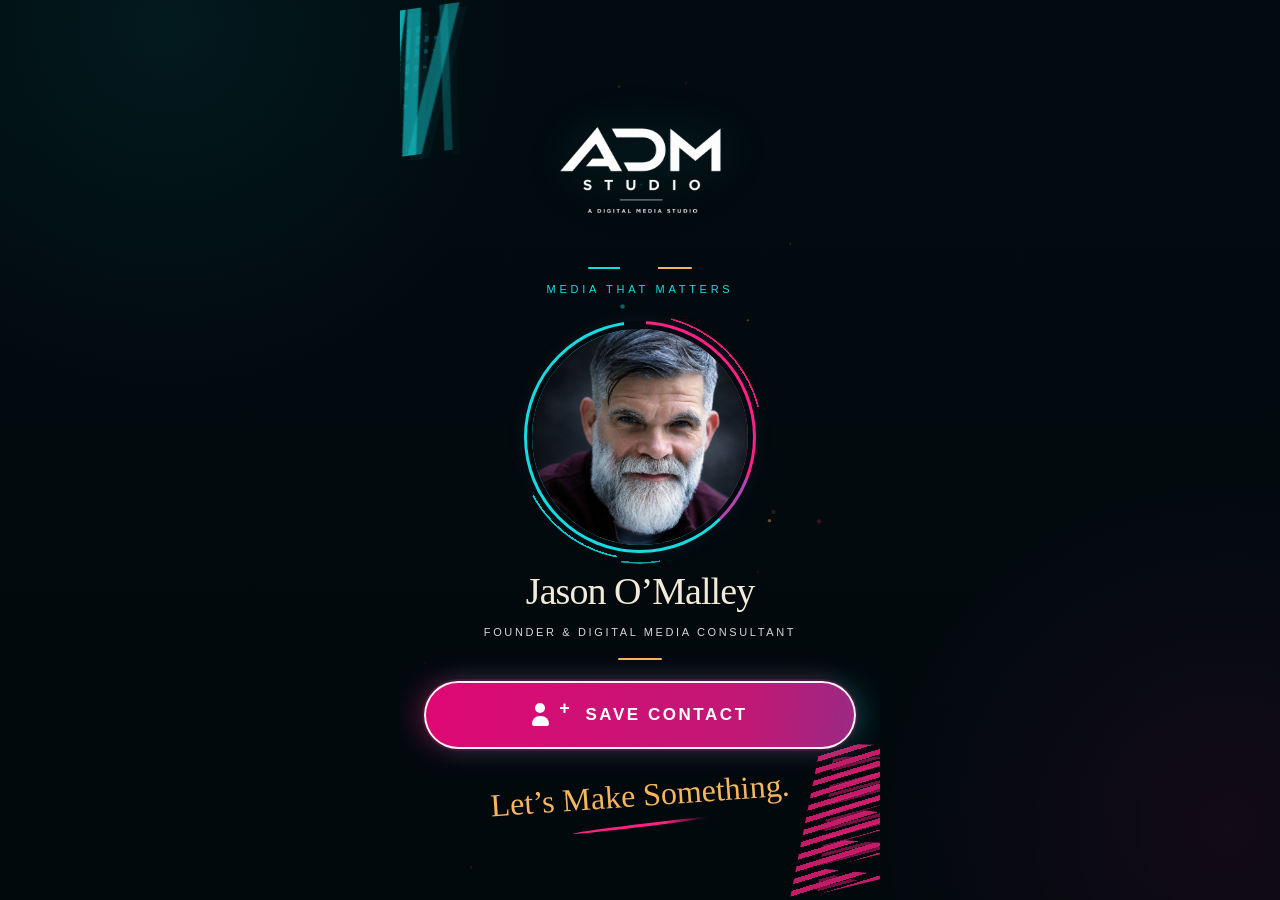
<file: contact.html>
<!doctype html>
<html lang="en">
<head>
<meta charset="utf-8">
<meta name="viewport" content="width=device-width,initial-scale=1,viewport-fit=cover">
<meta name="theme-color" content="#020b0f">
<meta name="robots" content="noindex,nofollow,noarchive">
<title>Jason O'Malley | A Digital Media Studio</title>
<link rel="stylesheet" href="css/contact.css?v=5">
<script>document.documentElement.className+=" js";</script>
</head>
<body>
<main class="page">
  <i class="paint one"></i>
  <i class="paint two"></i>

  <div class="content">
    <div class="logo-wrap">
      <img class="logomark" src="images/logo.png" alt="ADM Studio, A Digital Media Studio">
      <span class="sheen" aria-hidden="true"></span>
    </div>
    <div class="brand-rule"></div>
    <div class="tag">Media That Matters</div>

    <div class="photo-ring">
      <img class="photo" src="images/headshot.jpg" alt="Jason O'Malley">
    </div>

    <h1>Jason O’Malley</h1>
    <div class="role">Founder &amp; Digital Media Consultant</div>
    <div class="gold-rule"></div>

    <a class="save" href="jason-omalley.vcf?v=5">
      <span class="person"></span><span class="plus">+</span>
      <span class="label">SAVE CONTACT</span>
    </a>

    <div class="make">Let’s Make Something.</div>
    <div class="swash"></div>
  </div>
</main>
<script src="js/contact.js?v=5"></script>
</body>
</html>
</file>
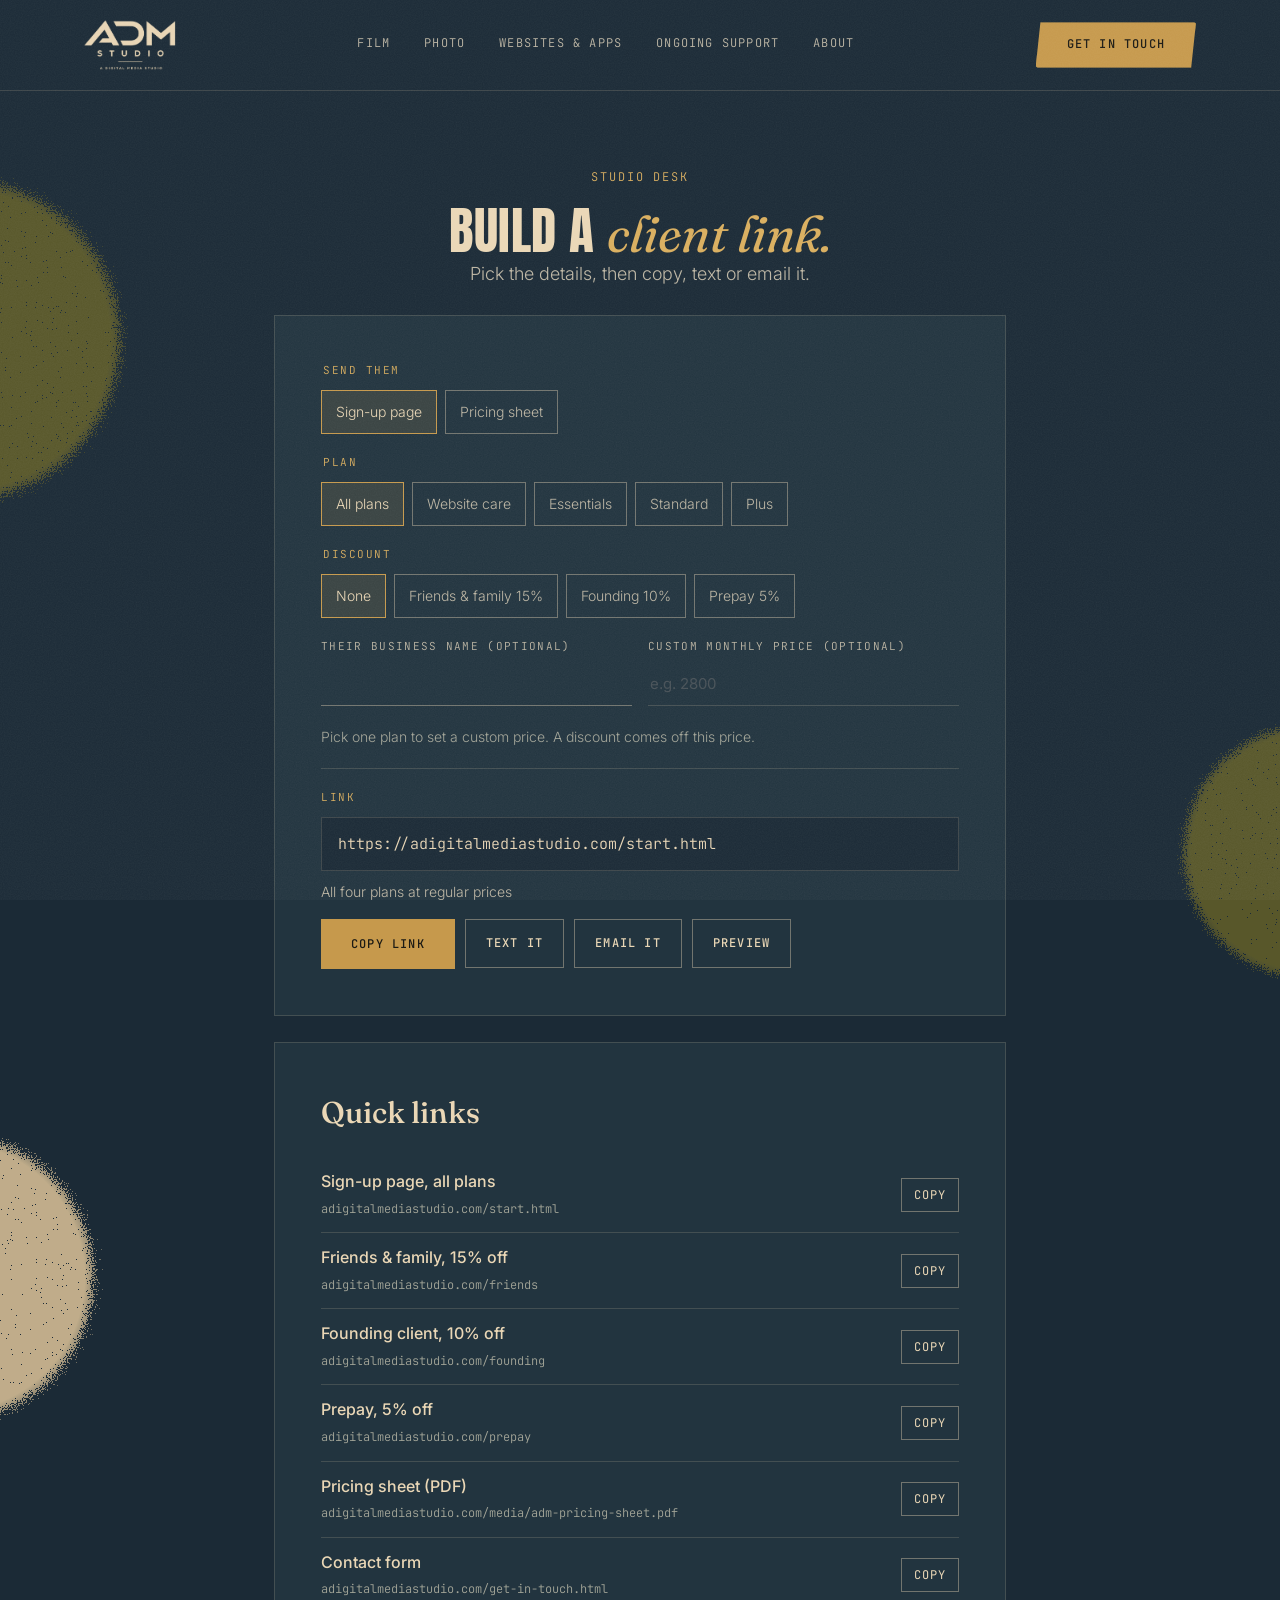
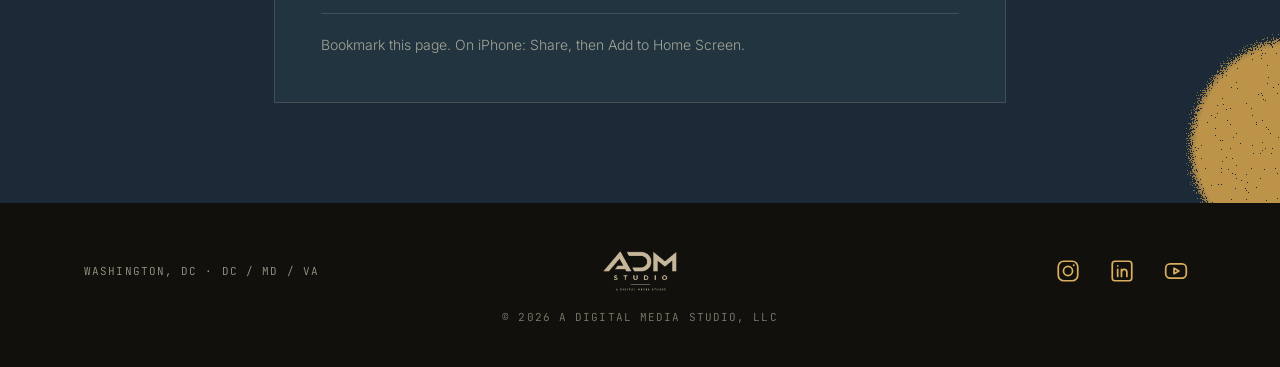
<file: desk.html>
<!DOCTYPE html>
<html lang="en">
<head>
<meta charset="UTF-8">
<meta name="viewport" content="width=device-width, initial-scale=1.0, viewport-fit=cover">
<meta name="robots" content="noindex, nofollow">
<title>ADM Desk | Link builder</title>
<meta name="description" content="Private link builder.">
<link rel="icon" href="images/favicon.ico" sizes="any">
<link rel="icon" type="image/png" sizes="32x32" href="images/favicon-32.png">
<link rel="icon" type="image/png" sizes="16x16" href="images/favicon-16.png">
<link rel="apple-touch-icon" href="images/apple-touch-icon.png">
<meta property="og:title" content="ADM Desk | Link builder">
<meta property="og:description" content="Private link builder.">
<meta property="og:image" content="https://adigitalmediastudio.com/images/og-image.png">
<meta property="og:url" content="https://adigitalmediastudio.com/desk.html">
<meta property="og:type" content="website">
<link rel="preconnect" href="https://fonts.googleapis.com">
<link rel="preconnect" href="https://fonts.gstatic.com" crossorigin>
<link href="https://fonts.googleapis.com/css2?family=Anton&family=Caveat:wght@500;600&family=Fraunces:ital,opsz,wght@0,9..144,400;0,9..144,500;1,9..144,400;1,9..144,500&family=Inter:wght@300;400;500&family=JetBrains+Mono:wght@400;500&display=swap" rel="stylesheet">
<link rel="stylesheet" href="css/site.css?v=202611211810">
<link rel="stylesheet" href="css/start.css?v=202611211810">
<link rel="stylesheet" href="css/desk.css?v=202611211810">
</head>
<body class="theme-denim page-desk">
<a class="skip" href="#main">Skip to content</a>
<svg width="0" height="0" style="position:absolute" aria-hidden="true" focusable="false">
  <filter id="spray" x="-5%" y="-5%" width="110%" height="110%">
    <feTurbulence type="fractalNoise" baseFrequency="0.8" numOctaves="2" seed="7" result="noise"/>
    <feComposite in="SourceAlpha" in2="noise" operator="arithmetic" k1="0" k2="1" k3="0.9" k4="-0.7" result="sum"/>
    <feComponentTransfer in="sum" result="mask"><feFuncA type="discrete" tableValues="0 1"/></feComponentTransfer>
    <feComposite in="SourceGraphic" in2="mask" operator="in"/>
  </filter>
</svg>
<div class="paint" aria-hidden="true"><span class="dot d1"></span><span class="dot d2"></span><span class="dot d3"></span><span class="dot d4"></span></div>
<header class="site-head">
  <div class="wrap">
    <a class="brand" href="index.html" aria-label="ADM Studio home"><img src="images/logo-mark-sand.png" alt="ADM Studio" width="85" height="46"></a>
    <button class="nav-toggle" type="button" aria-expanded="false" aria-controls="site-nav">Menu</button>
    <nav class="nav" id="site-nav" aria-label="Main">
      <a href="film.html">Film</a>
      <a href="photography.html">Photo</a>
      <a href="builds.html">Websites &amp; Apps</a>
      <a href="retainer.html">Ongoing Support</a>
      <a href="about.html">About</a>
      <a class="btn nav-cta-mobile" href="get-in-touch.html">Get in touch</a>
    </nav>
    <a class="btn head-cta" href="get-in-touch.html">Get in touch</a>
  </div>
</header>
<main id="main">
<section class="wrap desk">
  <header class="desk-head">
    <p class="eyebrow">Studio desk</p>
    <h1 class="h2">Build a <em>client link.</em></h1>
    <p class="lede">Pick the details, then copy, text or email it.</p>
  </header>

  <form class="step" id="deskForm" onsubmit="return false">
    <fieldset class="seg">
      <legend>Send them</legend>
      <label><input type="radio" name="kind" value="sign" checked><span>Sign-up page</span></label>
      <label><input type="radio" name="kind" value="sheet"><span>Pricing sheet</span></label>
    </fieldset>

    <div class="sign-only">
      <fieldset class="seg">
        <legend>Plan</legend>
        <label><input type="radio" name="plan" value="" checked><span>All plans</span></label>
        <label><input type="radio" name="plan" value="care"><span>Website care</span></label>
        <label><input type="radio" name="plan" value="essentials"><span>Essentials</span></label>
        <label><input type="radio" name="plan" value="standard"><span>Standard</span></label>
        <label><input type="radio" name="plan" value="plus"><span>Plus</span></label>
      </fieldset>

      <fieldset class="seg">
        <legend>Discount</legend>
        <label><input type="radio" name="deal" value="" checked><span>None</span></label>
        <label><input type="radio" name="deal" value="friends"><span>Friends &amp; family 15%</span></label>
        <label><input type="radio" name="deal" value="founding"><span>Founding 10%</span></label>
        <label><input type="radio" name="deal" value="prepay"><span>Prepay 5%</span></label>
      </fieldset>

      <div class="field-row">
        <label class="field">Their business name (optional)<input id="org" autocomplete="off"></label>
        <label class="field">Custom monthly price (optional)<input id="price" inputmode="numeric" placeholder="e.g. 2800" autocomplete="off" disabled></label>
      </div>
      <p class="fine" id="priceHint">Pick one plan to set a custom price. A discount comes off this price.</p>
    </div>

    <div class="out">
      <p class="out-label">Link</p>
      <p class="out-link" id="outLink"></p>
      <p class="out-preview" id="outPreview"></p>
      <div class="out-btns">
        <button type="button" class="btn" id="copyBtn">Copy link</button>
        <a class="btn btn-ghost" id="textBtn" href="#">Text it</a>
        <a class="btn btn-ghost" id="mailBtn" href="#">Email it</a>
        <a class="btn btn-ghost" id="openBtn" href="#" target="_blank" rel="noopener">Preview</a>
      </div>
    </div>
  </form>

  <section class="step quick">
    <h2 class="step-title">Quick links</h2>
    <ul class="quick-list" id="quickList"></ul>
    <p class="fine">Bookmark this page. On iPhone: Share, then Add to Home Screen.</p>
  </section>
</section>
</main>
<footer class="site-foot">
  <div class="wrap">
    <span class="foot-place">Washington, DC · DC / MD / VA</span>
    <a class="foot-brand" href="index.html" aria-label="ADM Studio home"><img src="images/logo-mark-sand.png" alt="ADM Studio" width="917" height="498"></a>
    <span class="foot-contact">
      <span class="socials">
        <a href="https://www.instagram.com/adigitalmediastudio/" target="_blank" rel="noopener" aria-label="Instagram"><svg viewBox="0 0 24 24" aria-hidden="true"><rect x="3" y="3" width="18" height="18" rx="5"/><circle cx="12" cy="12" r="4.2"/><circle cx="17.3" cy="6.7" r="0.9" class="fill"/></svg></a>
        <a href="https://www.linkedin.com/company/a-digital-media-studio/" target="_blank" rel="noopener" aria-label="LinkedIn"><svg viewBox="0 0 24 24" aria-hidden="true"><rect x="3" y="3" width="18" height="18" rx="2.5"/><path d="M8 10.5V17M8 7.2v.1M11.5 17v-6.5M11.5 13.2c0-1.6 1.1-2.8 2.6-2.8s2.4 1 2.4 2.8V17"/></svg></a>
        <a href="https://www.youtube.com/@adigitalmediastudio" target="_blank" rel="noopener" aria-label="YouTube"><svg viewBox="0 0 24 24" aria-hidden="true"><rect x="2.5" y="5.5" width="19" height="13" rx="4"/><path d="M10.2 9.4v5.2l4.5-2.6z"/></svg></a>
      </span>
    </span>
    <span class="foot-copy">© <span class="yr">2026</span> A Digital Media Studio, LLC</span>
  </div>
</footer>
<script src="js/site.js?v=202611211810"></script>
<script src="js/desk.js?v=202611211810"></script>
</body>
</html>
</file>
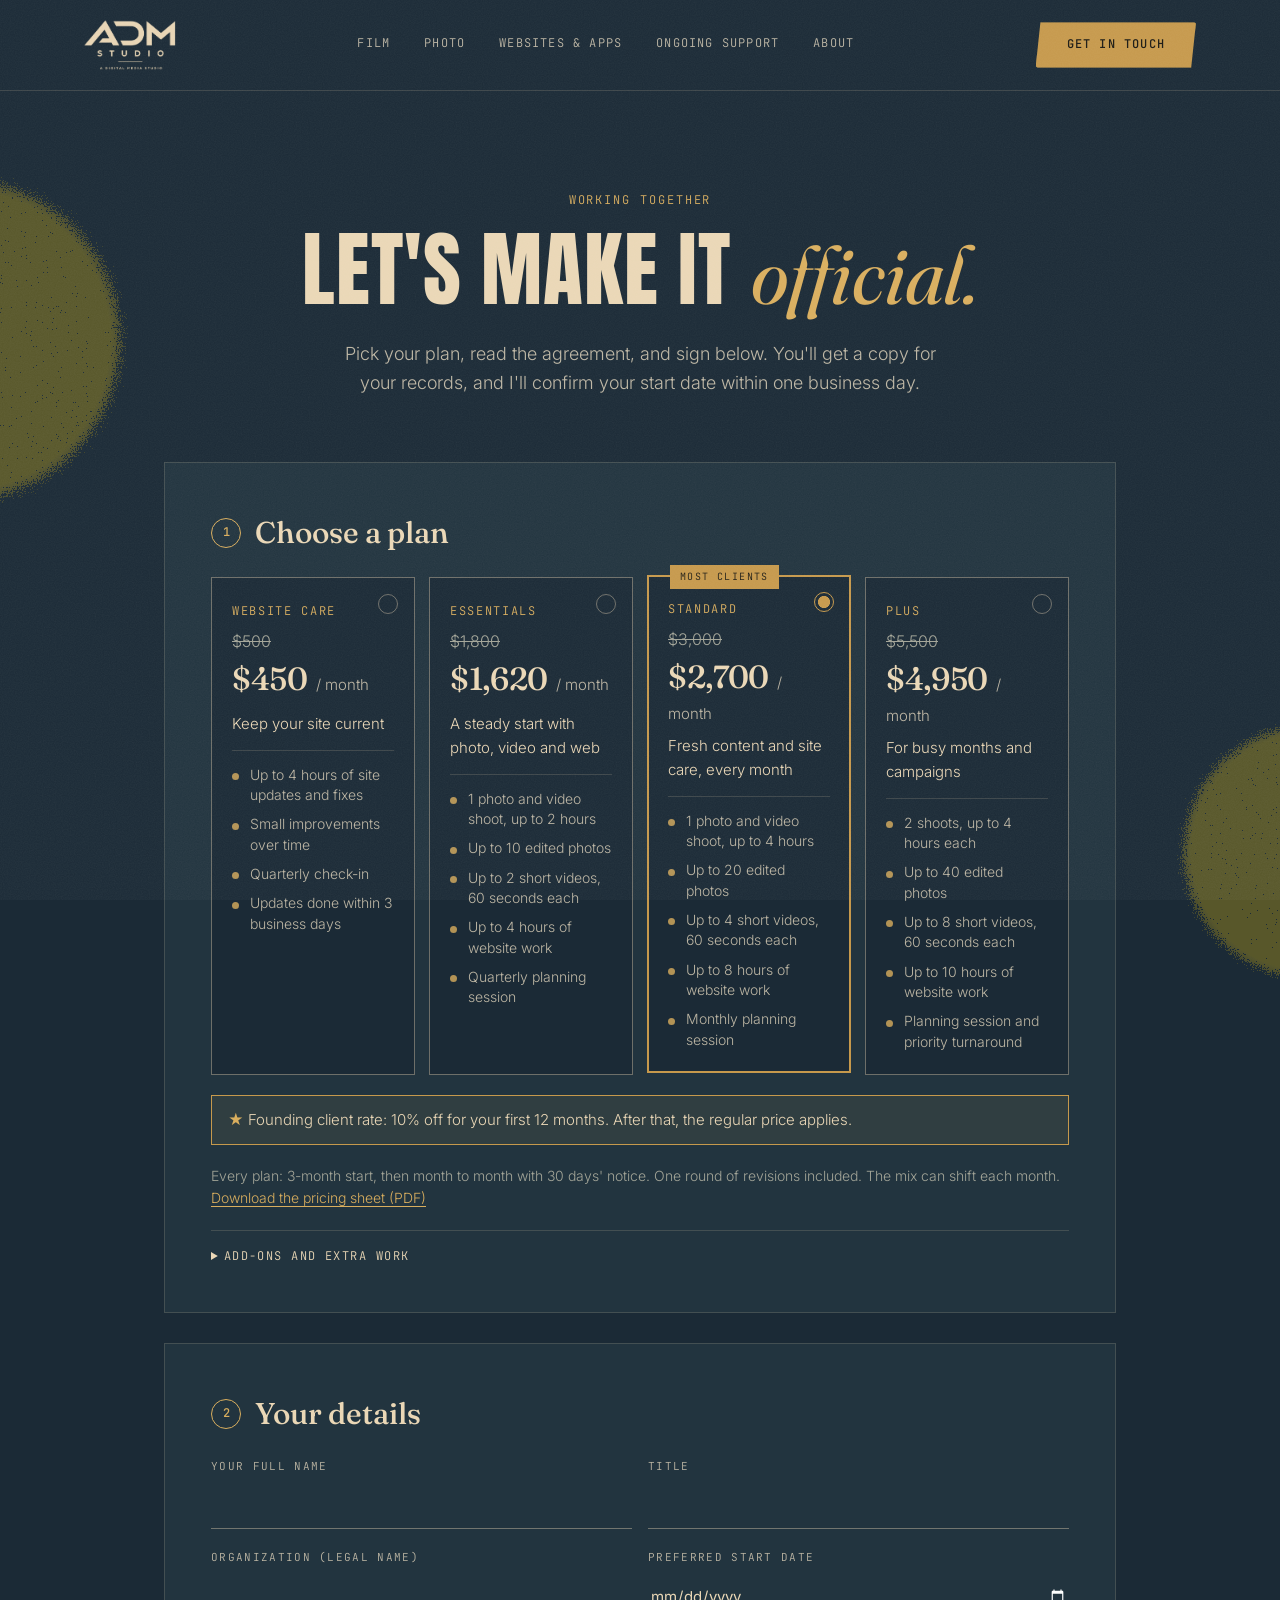
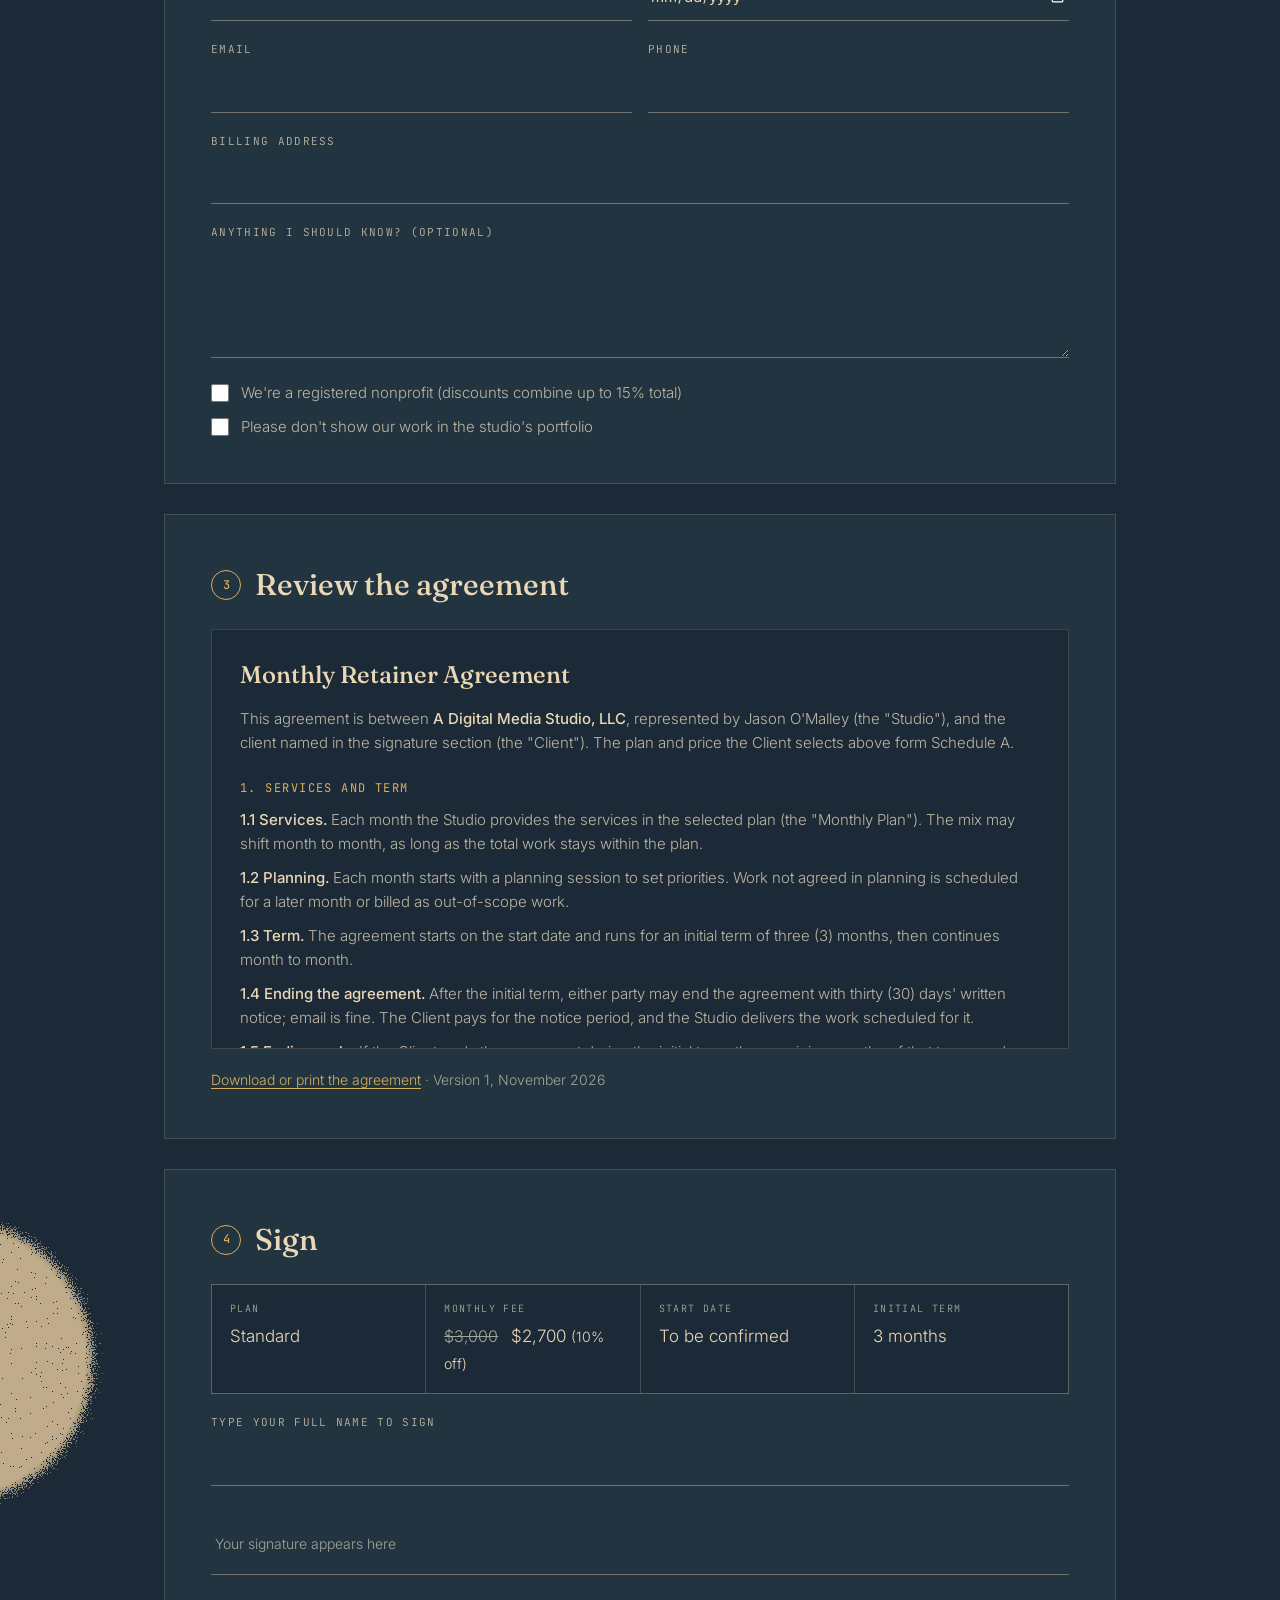
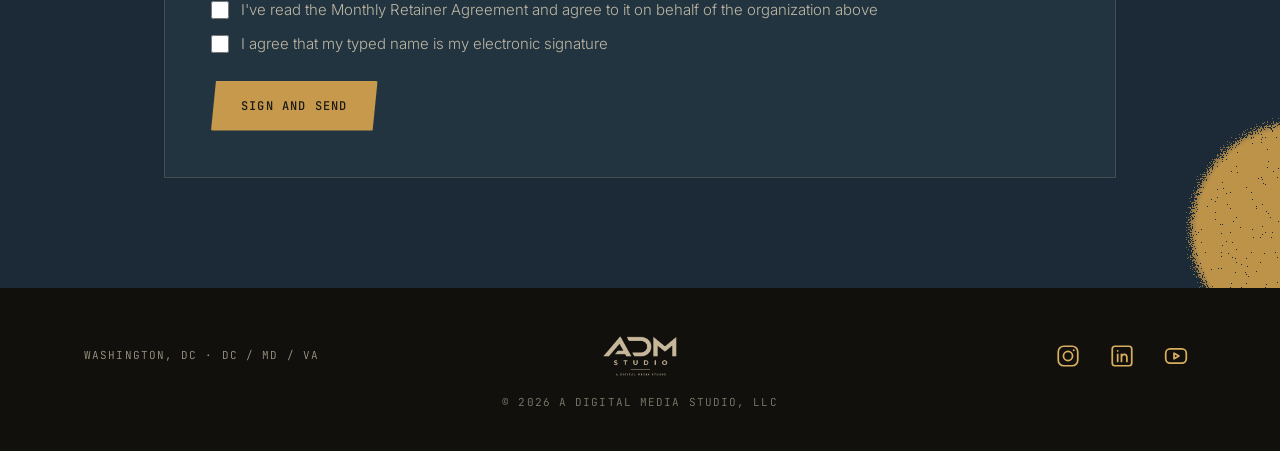
<file: founding.html>
<!DOCTYPE html>
<html lang="en">
<head>
<meta charset="UTF-8">
<meta name="viewport" content="width=device-width, initial-scale=1.0, viewport-fit=cover">
<meta name="robots" content="noindex, nofollow">
<title>Start working together | A Digital Media Studio</title>
<meta name="description" content="Choose a monthly plan, review the agreement and sign online.">
<link rel="icon" href="images/favicon.ico" sizes="any">
<link rel="icon" type="image/png" sizes="32x32" href="images/favicon-32.png">
<link rel="icon" type="image/png" sizes="16x16" href="images/favicon-16.png">
<link rel="apple-touch-icon" href="images/apple-touch-icon.png">
<meta property="og:title" content="Start working together | A Digital Media Studio">
<meta property="og:description" content="Choose a monthly plan, review the agreement and sign online.">
<meta property="og:image" content="https://adigitalmediastudio.com/images/og-image.png">
<meta property="og:url" content="https://adigitalmediastudio.com/founding.html">
<meta property="og:type" content="website">
<link rel="preconnect" href="https://fonts.googleapis.com">
<link rel="preconnect" href="https://fonts.gstatic.com" crossorigin>
<link href="https://fonts.googleapis.com/css2?family=Anton&family=Caveat:wght@500;600&family=Fraunces:ital,opsz,wght@0,9..144,400;0,9..144,500;1,9..144,400;1,9..144,500&family=Inter:wght@300;400;500&family=JetBrains+Mono:wght@400;500&display=swap" rel="stylesheet">
<link rel="stylesheet" href="css/site.css?v=202611211810">
<link rel="stylesheet" href="css/start.css?v=202611211810">
</head>
<body class="theme-denim page-start">
<a class="skip" href="#main">Skip to content</a>
<svg width="0" height="0" style="position:absolute" aria-hidden="true" focusable="false">
  <filter id="spray" x="-5%" y="-5%" width="110%" height="110%">
    <feTurbulence type="fractalNoise" baseFrequency="0.8" numOctaves="2" seed="7" result="noise"/>
    <feComposite in="SourceAlpha" in2="noise" operator="arithmetic" k1="0" k2="1" k3="0.9" k4="-0.7" result="sum"/>
    <feComponentTransfer in="sum" result="mask"><feFuncA type="discrete" tableValues="0 1"/></feComponentTransfer>
    <feComposite in="SourceGraphic" in2="mask" operator="in"/>
  </filter>
</svg>
<div class="paint" aria-hidden="true"><span class="dot d1"></span><span class="dot d2"></span><span class="dot d3"></span><span class="dot d4"></span></div>
<header class="site-head">
  <div class="wrap">
    <a class="brand" href="index.html" aria-label="ADM Studio home"><img src="images/logo-mark-sand.png" alt="ADM Studio" width="85" height="46"></a>
    <button class="nav-toggle" type="button" aria-expanded="false" aria-controls="site-nav">Menu</button>
    <nav class="nav" id="site-nav" aria-label="Main">
      <a href="film.html">Film</a>
      <a href="photography.html">Photo</a>
      <a href="builds.html">Websites &amp; Apps</a>
      <a href="retainer.html">Ongoing Support</a>
      <a href="about.html">About</a>
      <a class="btn nav-cta-mobile" href="get-in-touch.html">Get in touch</a>
    </nav>
    <a class="btn head-cta" href="get-in-touch.html">Get in touch</a>
  </div>
</header>
<main id="main">
<section class="wrap start" id="startPage">
  <header class="start-head">
    <p class="eyebrow">Working together</p>
    <h1 class="h1">Let's make it <em>official.</em></h1>
    <p class="lede" id="startLede">Pick your plan, read the agreement, and sign below. You'll get a copy for your records, and I'll confirm your start date within one business day.</p>
  </header>

  <form id="signForm" class="start-form" novalidate>
    <input type="hidden" name="access_key" value="19f84a20-0e99-46cd-95c0-8a7e95db971e">
    <input type="hidden" name="subject" value="Signed retainer agreement">
    <input type="hidden" name="from_name" value="adigitalmediastudio.com">
    <input type="checkbox" name="botcheck" class="hp" tabindex="-1" autocomplete="off" aria-hidden="true">

    <section class="step" aria-labelledby="s1">
      <h2 id="s1" class="step-title"><span>1</span> Choose a plan</h2>
      <div class="plans" role="radiogroup" aria-labelledby="s1">
        <label class="plan" data-plan="care">
          <input type="radio" name="plan" value="care">
          <span class="plan-name">Website care</span>
          <span class="plan-price"><b data-price="care">$500</b> / month</span>
          <span class="plan-sub">Keep your site current</span>
          <ul>
            <li>Up to 4 hours of site updates and fixes</li>
            <li>Small improvements over time</li>
            <li>Quarterly check-in</li>
            <li>Updates done within 3 business days</li>
          </ul>
        </label>
        <label class="plan" data-plan="essentials">
          <input type="radio" name="plan" value="essentials">
          <span class="plan-name">Essentials</span>
          <span class="plan-price"><b data-price="essentials">$1,800</b> / month</span>
          <span class="plan-sub">A steady start with photo, video and web</span>
          <ul>
            <li>1 photo and video shoot, up to 2 hours</li>
            <li>Up to 10 edited photos</li>
            <li>Up to 2 short videos, 60 seconds each</li>
            <li>Up to 4 hours of website work</li>
            <li>Quarterly planning session</li>
          </ul>
        </label>
        <label class="plan plan-feature" data-plan="standard">
          <input type="radio" name="plan" value="standard" checked>
          <span class="plan-tag">Most clients</span>
          <span class="plan-name">Standard</span>
          <span class="plan-price"><b data-price="standard">$3,000</b> / month</span>
          <span class="plan-sub">Fresh content and site care, every month</span>
          <ul>
            <li>1 photo and video shoot, up to 4 hours</li>
            <li>Up to 20 edited photos</li>
            <li>Up to 4 short videos, 60 seconds each</li>
            <li>Up to 8 hours of website work</li>
            <li>Monthly planning session</li>
          </ul>
        </label>
        <label class="plan" data-plan="plus">
          <input type="radio" name="plan" value="plus">
          <span class="plan-name">Plus</span>
          <span class="plan-price"><b data-price="plus">$5,500</b> / month</span>
          <span class="plan-sub">For busy months and campaigns</span>
          <ul>
            <li>2 shoots, up to 4 hours each</li>
            <li>Up to 40 edited photos</li>
            <li>Up to 8 short videos, 60 seconds each</li>
            <li>Up to 10 hours of website work</li>
            <li>Planning session and priority turnaround</li>
          </ul>
        </label>
      </div>
      <p class="deal-note" id="dealNote" hidden></p>
      <p class="fine">Every plan: 3-month start, then month to month with 30 days' notice. One round of revisions included. The mix can shift each month. <a class="linkish" href="media/adm-pricing-sheet.pdf" target="_blank" rel="noopener">Download the pricing sheet (PDF)</a></p>

      <details class="addons">
        <summary>Add-ons and extra work</summary>
        <table>
          <thead><tr><th scope="col">Add-on</th><th scope="col">Rate</th></tr></thead>
          <tbody>
            <tr><td>Extra half-day shoot, includes 10 edited photos</td><td>$750</td></tr>
            <tr><td>Extra short video, up to 60 seconds</td><td>$400</td></tr>
            <tr><td>Extra edited photo</td><td>$30 each</td></tr>
            <tr><td>Extra revision round or other out-of-scope work</td><td>$125 an hour</td></tr>
            <tr><td>Rush delivery, under 48 hours</td><td>+25% on that item</td></tr>
            <tr><td>Travel beyond 30 miles of DC</td><td>IRS mileage rate, plus approved expenses</td></tr>
          </tbody>
        </table>
      </details>
    </section>

    <section class="step" aria-labelledby="s2">
      <h2 id="s2" class="step-title"><span>2</span> Your details</h2>
      <div class="field-row">
        <label class="field">Your full name<input name="name" autocomplete="name" required></label>
        <label class="field">Title<input name="title" autocomplete="organization-title"></label>
      </div>
      <div class="field-row">
        <label class="field">Organization (legal name)<input name="organization" autocomplete="organization" required></label>
        <label class="field">Preferred start date<input type="date" name="start_date" required></label>
      </div>
      <div class="field-row">
        <label class="field">Email<input type="email" name="email" autocomplete="email" required></label>
        <label class="field">Phone<input type="tel" name="phone" autocomplete="tel"></label>
      </div>
      <label class="field">Billing address<input name="address" autocomplete="street-address"></label>
      <label class="field">Anything I should know? (optional)<textarea name="notes" rows="3"></textarea></label>
      <div class="checks">
        <label class="check"><input type="checkbox" name="nonprofit" value="Yes"> We're a registered nonprofit (10% nonprofit rate)</label>
        <label class="check"><input type="checkbox" name="portfolio_opt_out" value="Yes"> Please don't show our work in the studio's portfolio</label>
      </div>
    </section>

    <section class="step" aria-labelledby="s3">
      <h2 id="s3" class="step-title"><span>3</span> Review the agreement</h2>
      <div class="agreement" id="agreementText" tabindex="0" aria-label="Monthly Retainer Agreement">
        <h3>Monthly Retainer Agreement</h3>
        <p>This agreement is between <b>A Digital Media Studio, LLC</b>, represented by Jason O'Malley (the "Studio"), and the client named in the signature section (the "Client"). The plan and price the Client selects above form Schedule A.</p>

        <h4>1. Services and term</h4>
        <p><b>1.1 Services.</b> Each month the Studio provides the services in the selected plan (the "Monthly Plan"). The mix may shift month to month, as long as the total work stays within the plan.</p>
        <p><b>1.2 Planning.</b> Each month starts with a planning session to set priorities. Work not agreed in planning is scheduled for a later month or billed as out-of-scope work.</p>
        <p><b>1.3 Term.</b> The agreement starts on the start date and runs for an initial term of three (3) months, then continues month to month.</p>
        <p><b>1.4 Ending the agreement.</b> After the initial term, either party may end the agreement with thirty (30) days' written notice; email is fine. The Client pays for the notice period, and the Studio delivers the work scheduled for it.</p>
        <p><b>1.5 Ending early.</b> If the Client ends the agreement during the initial term, the remaining months of that term are due. Either party may end it immediately if the other seriously breaches it and does not fix the breach within ten (10) days of written notice.</p>
        <p><b>1.6 Pause.</b> After the initial term, the Client may pause once per year, for up to one (1) month, with thirty (30) days' written notice. No fee is due for the paused month.</p>

        <h4>2. Fees and payment</h4>
        <p><b>2.1 Monthly fee.</b> The Client pays the monthly fee for the selected plan. The first month is due before work begins. Registered nonprofits receive 10% off when noted.</p>
        <p><b>2.2 Invoices.</b> The Studio invoices on the 1st of each month. Invoices are due within seven (7) days by card, ACH or check.</p>
        <p><b>2.3 Late payment.</b> A balance unpaid fifteen (15) days after its due date incurs a late fee of 1.5% per month, or the highest rate the law allows if lower. The Studio may pause work until the account is current.</p>
        <p><b>2.4 Out-of-scope work.</b> Work beyond the Monthly Plan is billed at the add-on rates shown above. The Studio quotes it and gets the Client's approval, by email or otherwise in writing, before starting.</p>
        <p><b>2.5 Unused hours.</b> Unused hours do not roll over and are not refunded.</p>
        <p><b>2.6 Expenses.</b> Travel more than 30 miles from Washington, DC, location or permit fees, props, and paid stock or music are billed at cost, with the Client's approval first.</p>
        <p><b>2.7 Rescheduling.</b> The Client may reschedule a shoot at no charge with at least 48 hours' notice. A shoot cancelled with less notice counts as delivered for that month, unless it can be rebooked the same month. The Studio reschedules at no cost if it must cancel, including for illness or unsafe weather.</p>
        <p><b>2.8 Price changes.</b> The Studio may change the monthly fee with sixty (60) days' written notice, and not during the initial term.</p>
        <p><b>2.9 Discounts.</b> If Schedule A shows a discounted rate, it applies only for the period stated there. After that period the regular monthly fee for the plan applies. The end of a discount is not a price change under 2.8. Discounts do not combine beyond 15% in total.</p>

        <h4>3. Deliverables and revisions</h4>
        <p><b>3.1 Turnaround.</b> Edited photos within five (5) business days of a shoot, videos within seven to ten (7&ndash;10) business days, and website changes within three (3) business days of a complete request. Rush delivery is available at 25% extra.</p>
        <p><b>3.2 Delivery.</b> Photos and videos are delivered by online gallery or download link in web- and social-ready formats. Raw, unedited files are not included unless agreed in writing.</p>
        <p><b>3.3 Revisions.</b> Each photo set and video includes one (1) round of revisions, requested in one list within seven (7) days of delivery. Further rounds are out-of-scope work. A new concept, reshoot or major change of direction is new work.</p>
        <p><b>3.4 Client responsibilities.</b> The Client gives timely feedback and access to people, locations and content; provides logins needed for website work; has the right to use any logos, music, text or images it supplies; and arranges permission to shoot on its premises or at its events. Delays caused by missing feedback or materials extend delivery dates by the same amount.</p>

        <h4>4. Ownership and use</h4>
        <p><b>4.1 License.</b> Once paid for, the Client receives a non-exclusive, perpetual license to use the delivered photos and videos for its own marketing: website, social media, email, print, presentations and organic promotion.</p>
        <p><b>4.2 Separate licenses.</b> Paid advertising campaigns, broadcast, billboards, resale or licensing to third parties are not included and are quoted separately.</p>
        <p><b>4.3 Copyright.</b> The Studio keeps the copyright in all photos, video and footage, including unused material. The Client may not sell, sublicense or transfer the work, or alter it beyond cropping and resizing in a way that misrepresents it.</p>
        <p><b>4.4 Websites.</b> Once paid for, the Client owns the website content and pages built for it. The Studio keeps its reusable code, templates and tools, and grants the Client a perpetual license to use them as part of its site.</p>
        <p><b>4.5 Accounts.</b> The Client owns its domain, hosting and social accounts. The Studio uses access only for this agreement and returns or deletes credentials when it ends.</p>
        <p><b>4.6 Portfolio.</b> The Studio may show the work and the Client's name and logo in its portfolio and on social media, unless the Client opts out above.</p>
        <p><b>4.7 Releases.</b> The Client is responsible for getting consent from its staff and guests who appear in the work, for the uses it intends. The Studio provides a model release form on request.</p>
        <p><b>4.8 Storage.</b> The Studio keeps delivered files for at least twelve (12) months after delivery.</p>

        <h4>5. Legal terms</h4>
        <p><b>5.1 Confidentiality.</b> Each party keeps the other's non-public business information confidential and uses it only for this agreement.</p>
        <p><b>5.2 Independent contractor.</b> The Studio is an independent contractor. It sets its own methods and hours, provides its own equipment, and handles its own taxes and insurance.</p>
        <p><b>5.3 Limit of liability.</b> Neither party is liable for indirect or consequential damages, such as lost profits. The Studio's total liability is limited to the fees paid in the three (3) months before a claim. If files are lost or damaged through the Studio's fault, its responsibility is limited to reshooting at no charge or refunding the fee for the affected work.</p>
        <p><b>5.4 Indemnity.</b> The Client is responsible for claims arising from materials it supplies or from use of the work outside this agreement. The Studio is responsible for claims that its original work infringes someone else's rights.</p>
        <p><b>5.5 Events outside our control.</b> Neither party is responsible for delays caused by events beyond its reasonable control, such as illness, severe weather, outages or government action. Affected work is rescheduled.</p>
        <p><b>5.6 Governing law.</b> This agreement is governed by the laws of the District of Columbia. The parties will first try to resolve any dispute through good-faith discussion for thirty (30) days.</p>
        <p><b>5.7 Entire agreement.</b> This agreement and the selected plan are the full agreement. Changes must be in writing and agreed by both parties; email counts. If any part is unenforceable, the rest still applies.</p>
        <p><b>5.8 Electronic signature.</b> Both parties agree that typed names submitted through this page are valid signatures. The Studio countersigns by emailing a confirmation of the start date.</p>
      </div>
      <p class="fine"><button type="button" class="linkish" id="printAgreement">Download or print the agreement</button> &middot; Version 1, November 2026</p>
    </section>

    <section class="step" aria-labelledby="s4">
      <h2 id="s4" class="step-title"><span>4</span> Sign</h2>
      <div class="summary" id="planSummary" aria-live="polite"></div>
      <label class="field">Type your full name to sign<input name="signature" id="sigInput" autocomplete="off" required></label>
      <p class="sig-preview" id="sigPreview" aria-hidden="true"></p>
      <div class="checks">
        <label class="check"><input type="checkbox" name="agree_terms" value="Yes" required> I've read the Monthly Retainer Agreement and agree to it on behalf of the organization above</label>
        <label class="check"><input type="checkbox" name="agree_esign" value="Yes" required> I agree that my typed name is my electronic signature</label>
      </div>
      <input type="hidden" name="plan_name">
      <input type="hidden" name="monthly_fee">
      <input type="hidden" name="discount">
      <input type="hidden" name="signed_at">
      <input type="hidden" name="agreement_version" value="v1, November 2026">
      <p class="form-status" id="signStatus" role="status"></p>
      <button class="btn" type="submit">Sign and send</button>
    </section>
  </form>

  <section class="signed" id="signedView" hidden>
    <p class="eyebrow">Signed</p>
    <h2 class="h2">Thank you. <em>We're on.</em></h2>
    <p class="lede">Your signed agreement is on its way to me. I'll email you within one business day to confirm your start date and send the first invoice.</p>
    <div class="btn-row"><button class="btn" type="button" id="saveCopy">Save your copy (PDF)</button></div>
  </section>

  <section class="print-copy" id="printCopy" aria-hidden="true">
    <img src="images/logo-mark-ink.png" alt="" width="150" height="81">
    <div id="printFields"></div>
  </section>
</section>
</main>
<footer class="site-foot">
  <div class="wrap">
    <span class="foot-place">Washington, DC · DC / MD / VA</span>
    <a class="foot-brand" href="index.html" aria-label="ADM Studio home"><img src="images/logo-mark-sand.png" alt="ADM Studio" width="917" height="498"></a>
    <span class="foot-contact">
      <span class="socials">
        <a href="https://www.instagram.com/adigitalmediastudio/" target="_blank" rel="noopener" aria-label="Instagram"><svg viewBox="0 0 24 24" aria-hidden="true"><rect x="3" y="3" width="18" height="18" rx="5"/><circle cx="12" cy="12" r="4.2"/><circle cx="17.3" cy="6.7" r="0.9" class="fill"/></svg></a>
        <a href="https://www.linkedin.com/company/a-digital-media-studio/" target="_blank" rel="noopener" aria-label="LinkedIn"><svg viewBox="0 0 24 24" aria-hidden="true"><rect x="3" y="3" width="18" height="18" rx="2.5"/><path d="M8 10.5V17M8 7.2v.1M11.5 17v-6.5M11.5 13.2c0-1.6 1.1-2.8 2.6-2.8s2.4 1 2.4 2.8V17"/></svg></a>
        <a href="https://www.youtube.com/@adigitalmediastudio" target="_blank" rel="noopener" aria-label="YouTube"><svg viewBox="0 0 24 24" aria-hidden="true"><rect x="2.5" y="5.5" width="19" height="13" rx="4"/><path d="M10.2 9.4v5.2l4.5-2.6z"/></svg></a>
      </span>
    </span>
    <span class="foot-copy">© <span class="yr">2026</span> A Digital Media Studio, LLC</span>
  </div>
</footer>
<script src="js/site.js?v=202611211810"></script>
<script>window.ADM_DEAL={"pct": 10, "label": "Founding client rate", "term": "your first 12 months"};</script>
<script src="js/start.js?v=202611211810"></script>
</body>
</html>
</file>
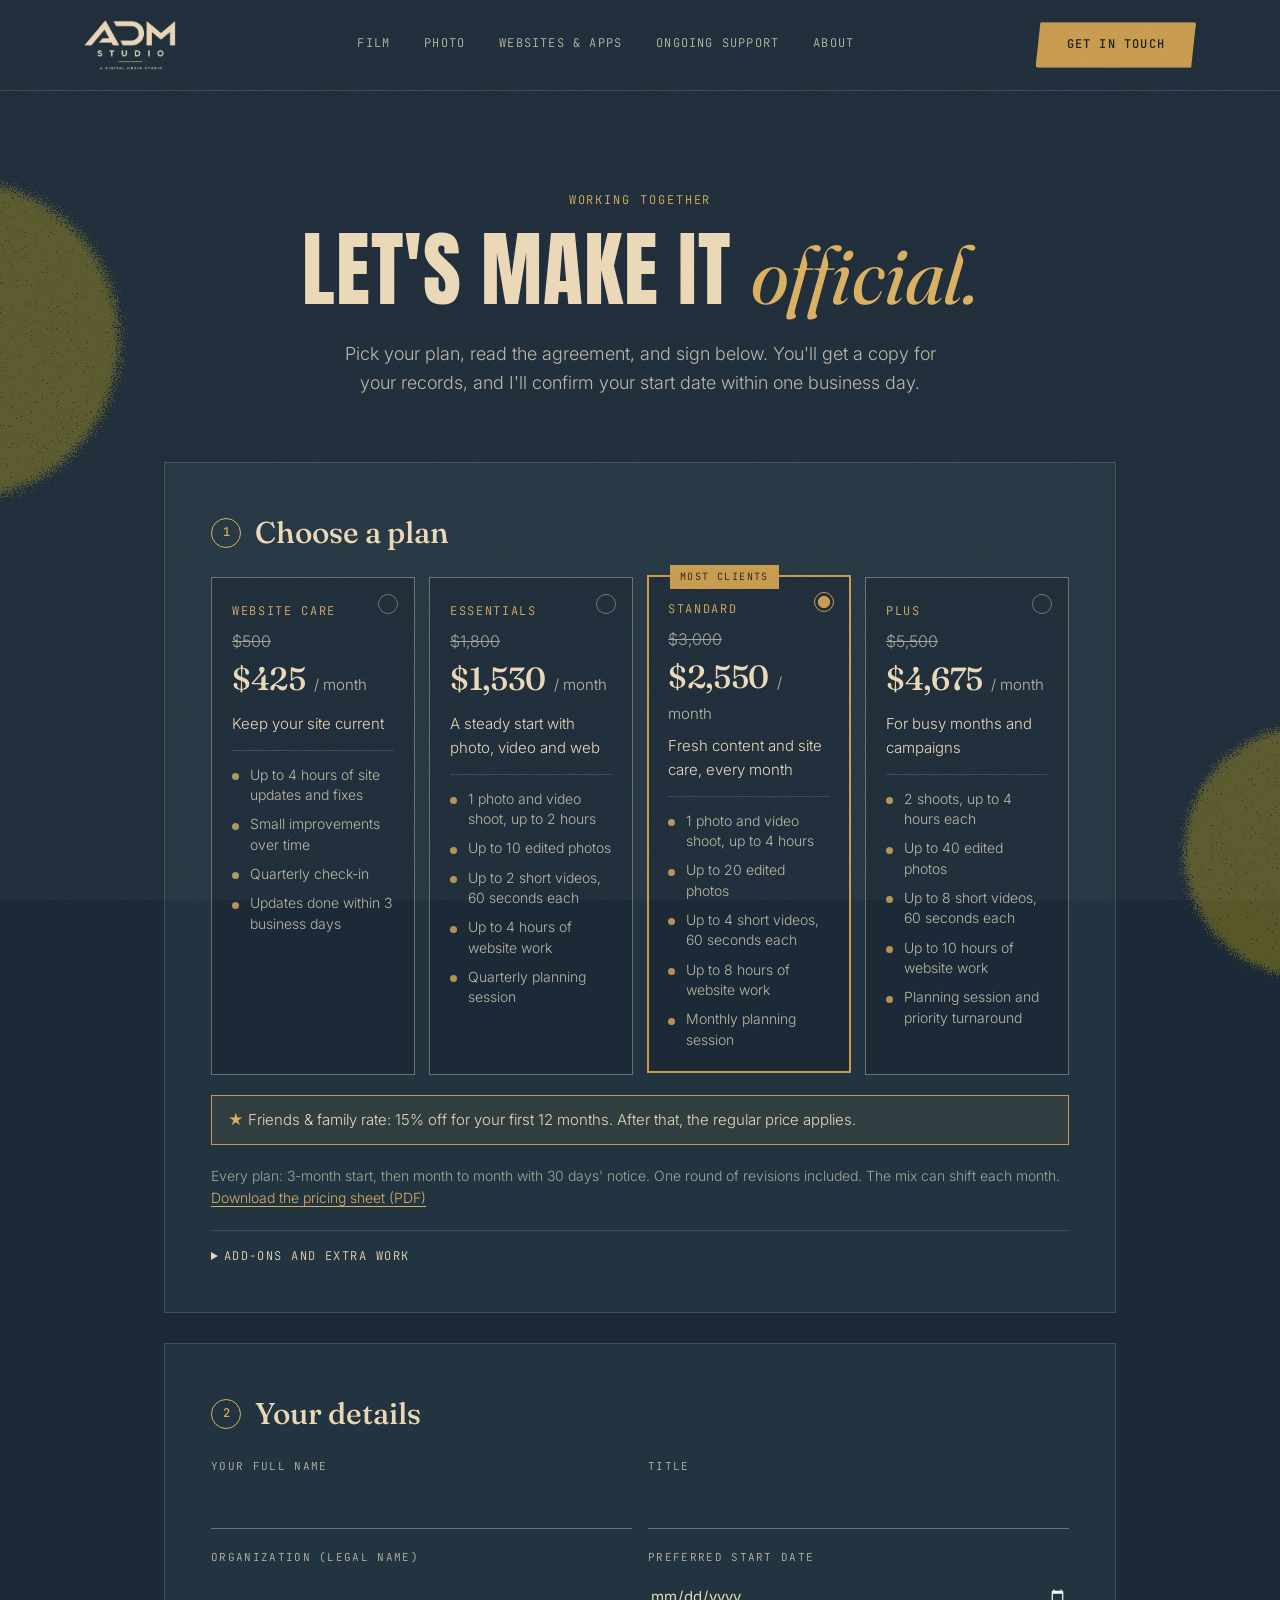
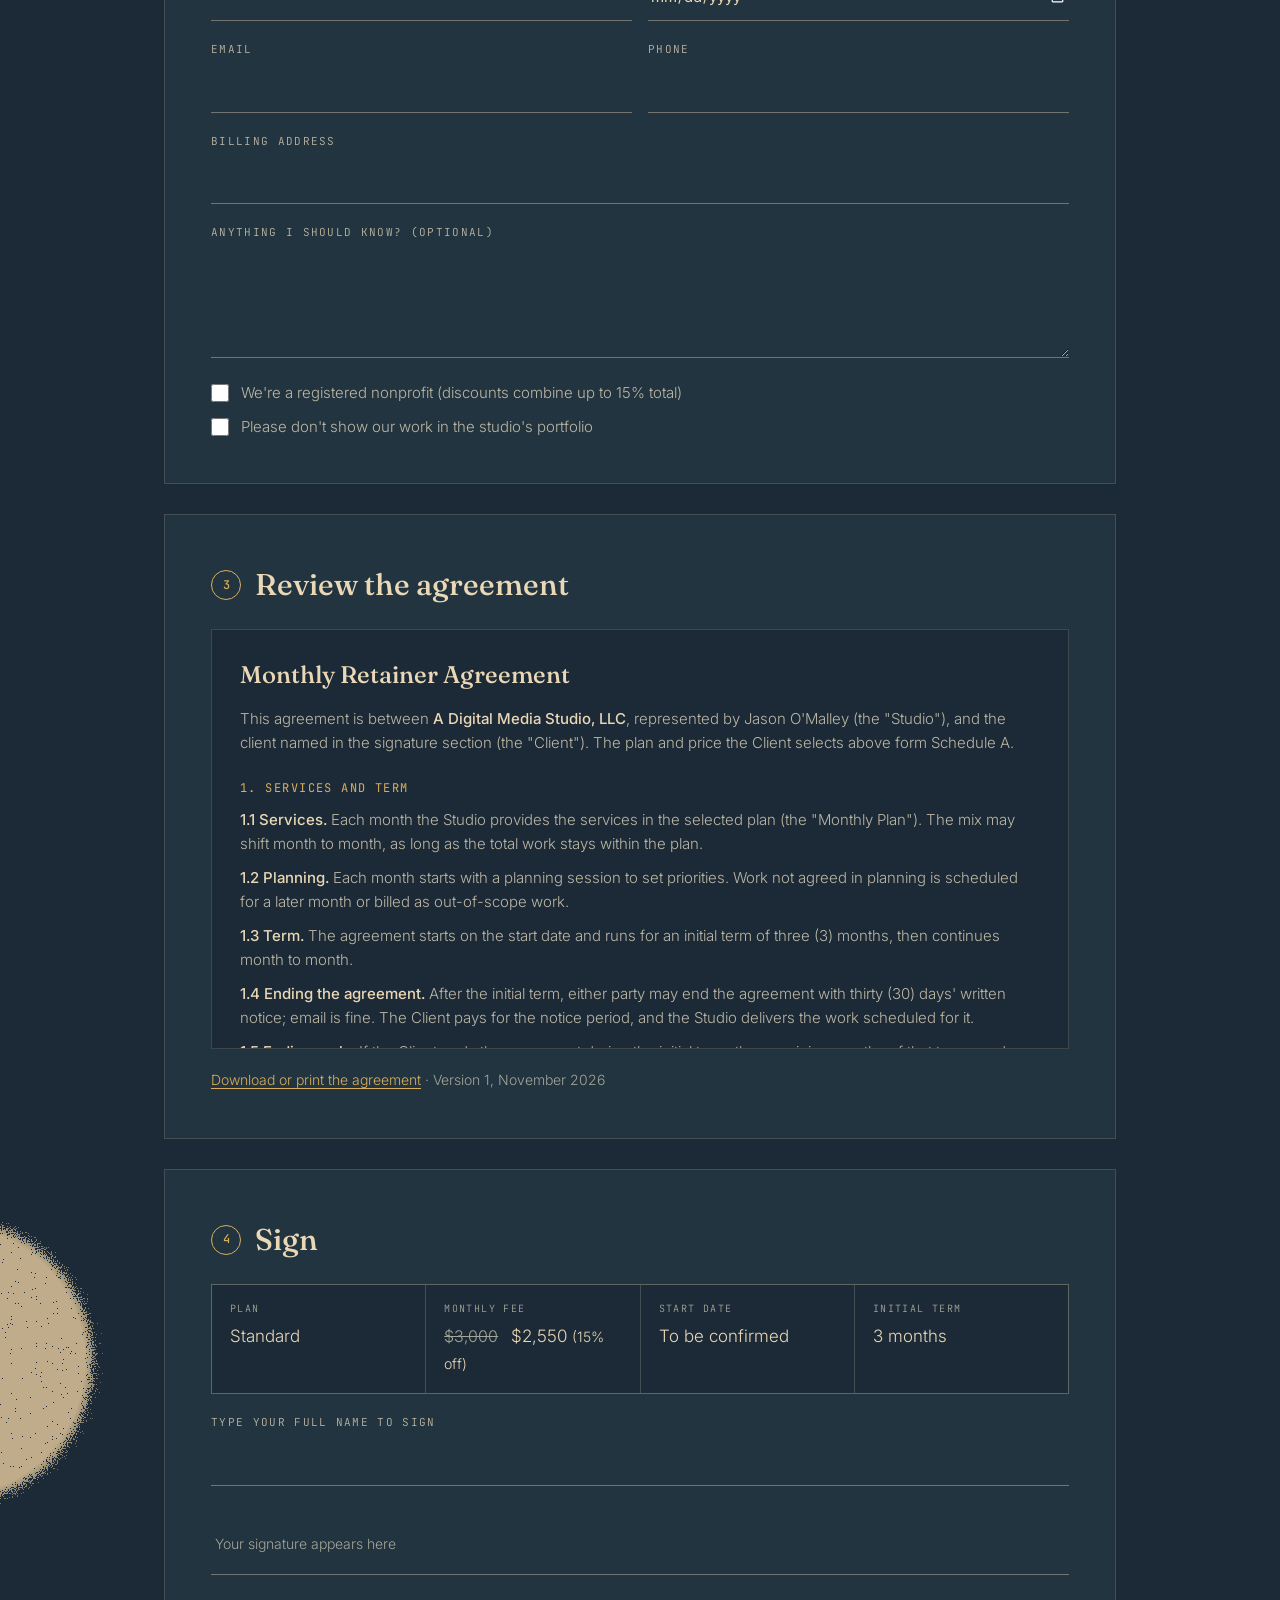
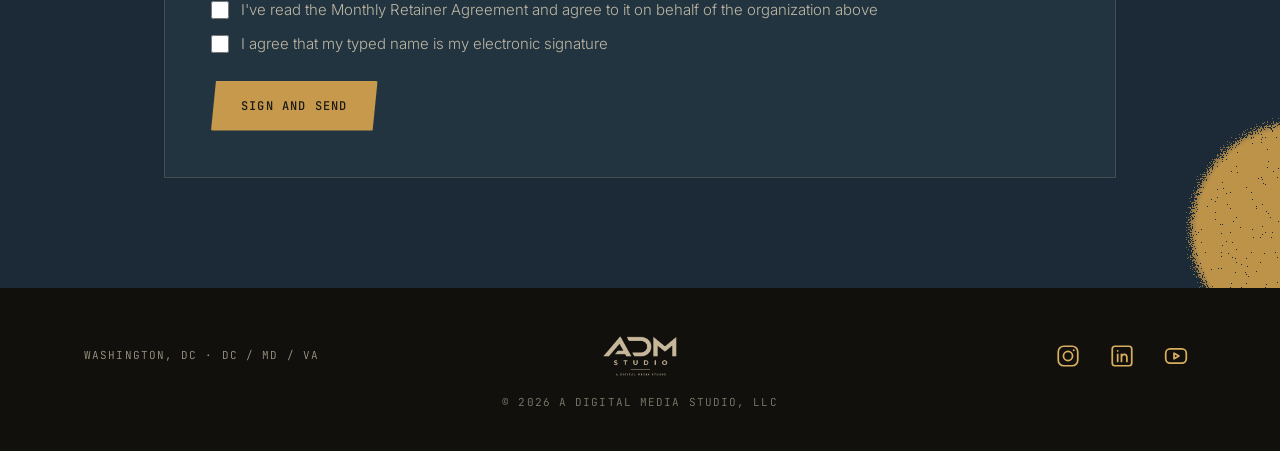
<file: friends.html>
<!DOCTYPE html>
<html lang="en">
<head>
<meta charset="UTF-8">
<meta name="viewport" content="width=device-width, initial-scale=1.0, viewport-fit=cover">
<meta name="robots" content="noindex, nofollow">
<title>Start working together | A Digital Media Studio</title>
<meta name="description" content="Choose a monthly plan, review the agreement and sign online.">
<link rel="icon" href="images/favicon.ico" sizes="any">
<link rel="icon" type="image/png" sizes="32x32" href="images/favicon-32.png">
<link rel="icon" type="image/png" sizes="16x16" href="images/favicon-16.png">
<link rel="apple-touch-icon" href="images/apple-touch-icon.png">
<meta property="og:title" content="Start working together | A Digital Media Studio">
<meta property="og:description" content="Choose a monthly plan, review the agreement and sign online.">
<meta property="og:image" content="https://adigitalmediastudio.com/images/og-image.png">
<meta property="og:url" content="https://adigitalmediastudio.com/friends.html">
<meta property="og:type" content="website">
<link rel="preconnect" href="https://fonts.googleapis.com">
<link rel="preconnect" href="https://fonts.gstatic.com" crossorigin>
<link href="https://fonts.googleapis.com/css2?family=Anton&family=Caveat:wght@500;600&family=Fraunces:ital,opsz,wght@0,9..144,400;0,9..144,500;1,9..144,400;1,9..144,500&family=Inter:wght@300;400;500&family=JetBrains+Mono:wght@400;500&display=swap" rel="stylesheet">
<link rel="stylesheet" href="css/site.css?v=202611211810">
<link rel="stylesheet" href="css/start.css?v=202611211810">
</head>
<body class="theme-denim page-start">
<a class="skip" href="#main">Skip to content</a>
<svg width="0" height="0" style="position:absolute" aria-hidden="true" focusable="false">
  <filter id="spray" x="-5%" y="-5%" width="110%" height="110%">
    <feTurbulence type="fractalNoise" baseFrequency="0.8" numOctaves="2" seed="7" result="noise"/>
    <feComposite in="SourceAlpha" in2="noise" operator="arithmetic" k1="0" k2="1" k3="0.9" k4="-0.7" result="sum"/>
    <feComponentTransfer in="sum" result="mask"><feFuncA type="discrete" tableValues="0 1"/></feComponentTransfer>
    <feComposite in="SourceGraphic" in2="mask" operator="in"/>
  </filter>
</svg>
<div class="paint" aria-hidden="true"><span class="dot d1"></span><span class="dot d2"></span><span class="dot d3"></span><span class="dot d4"></span></div>
<header class="site-head">
  <div class="wrap">
    <a class="brand" href="index.html" aria-label="ADM Studio home"><img src="images/logo-mark-sand.png" alt="ADM Studio" width="85" height="46"></a>
    <button class="nav-toggle" type="button" aria-expanded="false" aria-controls="site-nav">Menu</button>
    <nav class="nav" id="site-nav" aria-label="Main">
      <a href="film.html">Film</a>
      <a href="photography.html">Photo</a>
      <a href="builds.html">Websites &amp; Apps</a>
      <a href="retainer.html">Ongoing Support</a>
      <a href="about.html">About</a>
      <a class="btn nav-cta-mobile" href="get-in-touch.html">Get in touch</a>
    </nav>
    <a class="btn head-cta" href="get-in-touch.html">Get in touch</a>
  </div>
</header>
<main id="main">
<section class="wrap start" id="startPage">
  <header class="start-head">
    <p class="eyebrow">Working together</p>
    <h1 class="h1">Let's make it <em>official.</em></h1>
    <p class="lede" id="startLede">Pick your plan, read the agreement, and sign below. You'll get a copy for your records, and I'll confirm your start date within one business day.</p>
  </header>

  <form id="signForm" class="start-form" novalidate>
    <input type="hidden" name="access_key" value="19f84a20-0e99-46cd-95c0-8a7e95db971e">
    <input type="hidden" name="subject" value="Signed retainer agreement">
    <input type="hidden" name="from_name" value="adigitalmediastudio.com">
    <input type="checkbox" name="botcheck" class="hp" tabindex="-1" autocomplete="off" aria-hidden="true">

    <section class="step" aria-labelledby="s1">
      <h2 id="s1" class="step-title"><span>1</span> Choose a plan</h2>
      <div class="plans" role="radiogroup" aria-labelledby="s1">
        <label class="plan" data-plan="care">
          <input type="radio" name="plan" value="care">
          <span class="plan-name">Website care</span>
          <span class="plan-price"><b data-price="care">$500</b> / month</span>
          <span class="plan-sub">Keep your site current</span>
          <ul>
            <li>Up to 4 hours of site updates and fixes</li>
            <li>Small improvements over time</li>
            <li>Quarterly check-in</li>
            <li>Updates done within 3 business days</li>
          </ul>
        </label>
        <label class="plan" data-plan="essentials">
          <input type="radio" name="plan" value="essentials">
          <span class="plan-name">Essentials</span>
          <span class="plan-price"><b data-price="essentials">$1,800</b> / month</span>
          <span class="plan-sub">A steady start with photo, video and web</span>
          <ul>
            <li>1 photo and video shoot, up to 2 hours</li>
            <li>Up to 10 edited photos</li>
            <li>Up to 2 short videos, 60 seconds each</li>
            <li>Up to 4 hours of website work</li>
            <li>Quarterly planning session</li>
          </ul>
        </label>
        <label class="plan plan-feature" data-plan="standard">
          <input type="radio" name="plan" value="standard" checked>
          <span class="plan-tag">Most clients</span>
          <span class="plan-name">Standard</span>
          <span class="plan-price"><b data-price="standard">$3,000</b> / month</span>
          <span class="plan-sub">Fresh content and site care, every month</span>
          <ul>
            <li>1 photo and video shoot, up to 4 hours</li>
            <li>Up to 20 edited photos</li>
            <li>Up to 4 short videos, 60 seconds each</li>
            <li>Up to 8 hours of website work</li>
            <li>Monthly planning session</li>
          </ul>
        </label>
        <label class="plan" data-plan="plus">
          <input type="radio" name="plan" value="plus">
          <span class="plan-name">Plus</span>
          <span class="plan-price"><b data-price="plus">$5,500</b> / month</span>
          <span class="plan-sub">For busy months and campaigns</span>
          <ul>
            <li>2 shoots, up to 4 hours each</li>
            <li>Up to 40 edited photos</li>
            <li>Up to 8 short videos, 60 seconds each</li>
            <li>Up to 10 hours of website work</li>
            <li>Planning session and priority turnaround</li>
          </ul>
        </label>
      </div>
      <p class="deal-note" id="dealNote" hidden></p>
      <p class="fine">Every plan: 3-month start, then month to month with 30 days' notice. One round of revisions included. The mix can shift each month. <a class="linkish" href="media/adm-pricing-sheet.pdf" target="_blank" rel="noopener">Download the pricing sheet (PDF)</a></p>

      <details class="addons">
        <summary>Add-ons and extra work</summary>
        <table>
          <thead><tr><th scope="col">Add-on</th><th scope="col">Rate</th></tr></thead>
          <tbody>
            <tr><td>Extra half-day shoot, includes 10 edited photos</td><td>$750</td></tr>
            <tr><td>Extra short video, up to 60 seconds</td><td>$400</td></tr>
            <tr><td>Extra edited photo</td><td>$30 each</td></tr>
            <tr><td>Extra revision round or other out-of-scope work</td><td>$125 an hour</td></tr>
            <tr><td>Rush delivery, under 48 hours</td><td>+25% on that item</td></tr>
            <tr><td>Travel beyond 30 miles of DC</td><td>IRS mileage rate, plus approved expenses</td></tr>
          </tbody>
        </table>
      </details>
    </section>

    <section class="step" aria-labelledby="s2">
      <h2 id="s2" class="step-title"><span>2</span> Your details</h2>
      <div class="field-row">
        <label class="field">Your full name<input name="name" autocomplete="name" required></label>
        <label class="field">Title<input name="title" autocomplete="organization-title"></label>
      </div>
      <div class="field-row">
        <label class="field">Organization (legal name)<input name="organization" autocomplete="organization" required></label>
        <label class="field">Preferred start date<input type="date" name="start_date" required></label>
      </div>
      <div class="field-row">
        <label class="field">Email<input type="email" name="email" autocomplete="email" required></label>
        <label class="field">Phone<input type="tel" name="phone" autocomplete="tel"></label>
      </div>
      <label class="field">Billing address<input name="address" autocomplete="street-address"></label>
      <label class="field">Anything I should know? (optional)<textarea name="notes" rows="3"></textarea></label>
      <div class="checks">
        <label class="check"><input type="checkbox" name="nonprofit" value="Yes"> We're a registered nonprofit (10% nonprofit rate)</label>
        <label class="check"><input type="checkbox" name="portfolio_opt_out" value="Yes"> Please don't show our work in the studio's portfolio</label>
      </div>
    </section>

    <section class="step" aria-labelledby="s3">
      <h2 id="s3" class="step-title"><span>3</span> Review the agreement</h2>
      <div class="agreement" id="agreementText" tabindex="0" aria-label="Monthly Retainer Agreement">
        <h3>Monthly Retainer Agreement</h3>
        <p>This agreement is between <b>A Digital Media Studio, LLC</b>, represented by Jason O'Malley (the "Studio"), and the client named in the signature section (the "Client"). The plan and price the Client selects above form Schedule A.</p>

        <h4>1. Services and term</h4>
        <p><b>1.1 Services.</b> Each month the Studio provides the services in the selected plan (the "Monthly Plan"). The mix may shift month to month, as long as the total work stays within the plan.</p>
        <p><b>1.2 Planning.</b> Each month starts with a planning session to set priorities. Work not agreed in planning is scheduled for a later month or billed as out-of-scope work.</p>
        <p><b>1.3 Term.</b> The agreement starts on the start date and runs for an initial term of three (3) months, then continues month to month.</p>
        <p><b>1.4 Ending the agreement.</b> After the initial term, either party may end the agreement with thirty (30) days' written notice; email is fine. The Client pays for the notice period, and the Studio delivers the work scheduled for it.</p>
        <p><b>1.5 Ending early.</b> If the Client ends the agreement during the initial term, the remaining months of that term are due. Either party may end it immediately if the other seriously breaches it and does not fix the breach within ten (10) days of written notice.</p>
        <p><b>1.6 Pause.</b> After the initial term, the Client may pause once per year, for up to one (1) month, with thirty (30) days' written notice. No fee is due for the paused month.</p>

        <h4>2. Fees and payment</h4>
        <p><b>2.1 Monthly fee.</b> The Client pays the monthly fee for the selected plan. The first month is due before work begins. Registered nonprofits receive 10% off when noted.</p>
        <p><b>2.2 Invoices.</b> The Studio invoices on the 1st of each month. Invoices are due within seven (7) days by card, ACH or check.</p>
        <p><b>2.3 Late payment.</b> A balance unpaid fifteen (15) days after its due date incurs a late fee of 1.5% per month, or the highest rate the law allows if lower. The Studio may pause work until the account is current.</p>
        <p><b>2.4 Out-of-scope work.</b> Work beyond the Monthly Plan is billed at the add-on rates shown above. The Studio quotes it and gets the Client's approval, by email or otherwise in writing, before starting.</p>
        <p><b>2.5 Unused hours.</b> Unused hours do not roll over and are not refunded.</p>
        <p><b>2.6 Expenses.</b> Travel more than 30 miles from Washington, DC, location or permit fees, props, and paid stock or music are billed at cost, with the Client's approval first.</p>
        <p><b>2.7 Rescheduling.</b> The Client may reschedule a shoot at no charge with at least 48 hours' notice. A shoot cancelled with less notice counts as delivered for that month, unless it can be rebooked the same month. The Studio reschedules at no cost if it must cancel, including for illness or unsafe weather.</p>
        <p><b>2.8 Price changes.</b> The Studio may change the monthly fee with sixty (60) days' written notice, and not during the initial term.</p>
        <p><b>2.9 Discounts.</b> If Schedule A shows a discounted rate, it applies only for the period stated there. After that period the regular monthly fee for the plan applies. The end of a discount is not a price change under 2.8. Discounts do not combine beyond 15% in total.</p>

        <h4>3. Deliverables and revisions</h4>
        <p><b>3.1 Turnaround.</b> Edited photos within five (5) business days of a shoot, videos within seven to ten (7&ndash;10) business days, and website changes within three (3) business days of a complete request. Rush delivery is available at 25% extra.</p>
        <p><b>3.2 Delivery.</b> Photos and videos are delivered by online gallery or download link in web- and social-ready formats. Raw, unedited files are not included unless agreed in writing.</p>
        <p><b>3.3 Revisions.</b> Each photo set and video includes one (1) round of revisions, requested in one list within seven (7) days of delivery. Further rounds are out-of-scope work. A new concept, reshoot or major change of direction is new work.</p>
        <p><b>3.4 Client responsibilities.</b> The Client gives timely feedback and access to people, locations and content; provides logins needed for website work; has the right to use any logos, music, text or images it supplies; and arranges permission to shoot on its premises or at its events. Delays caused by missing feedback or materials extend delivery dates by the same amount.</p>

        <h4>4. Ownership and use</h4>
        <p><b>4.1 License.</b> Once paid for, the Client receives a non-exclusive, perpetual license to use the delivered photos and videos for its own marketing: website, social media, email, print, presentations and organic promotion.</p>
        <p><b>4.2 Separate licenses.</b> Paid advertising campaigns, broadcast, billboards, resale or licensing to third parties are not included and are quoted separately.</p>
        <p><b>4.3 Copyright.</b> The Studio keeps the copyright in all photos, video and footage, including unused material. The Client may not sell, sublicense or transfer the work, or alter it beyond cropping and resizing in a way that misrepresents it.</p>
        <p><b>4.4 Websites.</b> Once paid for, the Client owns the website content and pages built for it. The Studio keeps its reusable code, templates and tools, and grants the Client a perpetual license to use them as part of its site.</p>
        <p><b>4.5 Accounts.</b> The Client owns its domain, hosting and social accounts. The Studio uses access only for this agreement and returns or deletes credentials when it ends.</p>
        <p><b>4.6 Portfolio.</b> The Studio may show the work and the Client's name and logo in its portfolio and on social media, unless the Client opts out above.</p>
        <p><b>4.7 Releases.</b> The Client is responsible for getting consent from its staff and guests who appear in the work, for the uses it intends. The Studio provides a model release form on request.</p>
        <p><b>4.8 Storage.</b> The Studio keeps delivered files for at least twelve (12) months after delivery.</p>

        <h4>5. Legal terms</h4>
        <p><b>5.1 Confidentiality.</b> Each party keeps the other's non-public business information confidential and uses it only for this agreement.</p>
        <p><b>5.2 Independent contractor.</b> The Studio is an independent contractor. It sets its own methods and hours, provides its own equipment, and handles its own taxes and insurance.</p>
        <p><b>5.3 Limit of liability.</b> Neither party is liable for indirect or consequential damages, such as lost profits. The Studio's total liability is limited to the fees paid in the three (3) months before a claim. If files are lost or damaged through the Studio's fault, its responsibility is limited to reshooting at no charge or refunding the fee for the affected work.</p>
        <p><b>5.4 Indemnity.</b> The Client is responsible for claims arising from materials it supplies or from use of the work outside this agreement. The Studio is responsible for claims that its original work infringes someone else's rights.</p>
        <p><b>5.5 Events outside our control.</b> Neither party is responsible for delays caused by events beyond its reasonable control, such as illness, severe weather, outages or government action. Affected work is rescheduled.</p>
        <p><b>5.6 Governing law.</b> This agreement is governed by the laws of the District of Columbia. The parties will first try to resolve any dispute through good-faith discussion for thirty (30) days.</p>
        <p><b>5.7 Entire agreement.</b> This agreement and the selected plan are the full agreement. Changes must be in writing and agreed by both parties; email counts. If any part is unenforceable, the rest still applies.</p>
        <p><b>5.8 Electronic signature.</b> Both parties agree that typed names submitted through this page are valid signatures. The Studio countersigns by emailing a confirmation of the start date.</p>
      </div>
      <p class="fine"><button type="button" class="linkish" id="printAgreement">Download or print the agreement</button> &middot; Version 1, November 2026</p>
    </section>

    <section class="step" aria-labelledby="s4">
      <h2 id="s4" class="step-title"><span>4</span> Sign</h2>
      <div class="summary" id="planSummary" aria-live="polite"></div>
      <label class="field">Type your full name to sign<input name="signature" id="sigInput" autocomplete="off" required></label>
      <p class="sig-preview" id="sigPreview" aria-hidden="true"></p>
      <div class="checks">
        <label class="check"><input type="checkbox" name="agree_terms" value="Yes" required> I've read the Monthly Retainer Agreement and agree to it on behalf of the organization above</label>
        <label class="check"><input type="checkbox" name="agree_esign" value="Yes" required> I agree that my typed name is my electronic signature</label>
      </div>
      <input type="hidden" name="plan_name">
      <input type="hidden" name="monthly_fee">
      <input type="hidden" name="discount">
      <input type="hidden" name="signed_at">
      <input type="hidden" name="agreement_version" value="v1, November 2026">
      <p class="form-status" id="signStatus" role="status"></p>
      <button class="btn" type="submit">Sign and send</button>
    </section>
  </form>

  <section class="signed" id="signedView" hidden>
    <p class="eyebrow">Signed</p>
    <h2 class="h2">Thank you. <em>We're on.</em></h2>
    <p class="lede">Your signed agreement is on its way to me. I'll email you within one business day to confirm your start date and send the first invoice.</p>
    <div class="btn-row"><button class="btn" type="button" id="saveCopy">Save your copy (PDF)</button></div>
  </section>

  <section class="print-copy" id="printCopy" aria-hidden="true">
    <img src="images/logo-mark-ink.png" alt="" width="150" height="81">
    <div id="printFields"></div>
  </section>
</section>
</main>
<footer class="site-foot">
  <div class="wrap">
    <span class="foot-place">Washington, DC · DC / MD / VA</span>
    <a class="foot-brand" href="index.html" aria-label="ADM Studio home"><img src="images/logo-mark-sand.png" alt="ADM Studio" width="917" height="498"></a>
    <span class="foot-contact">
      <span class="socials">
        <a href="https://www.instagram.com/adigitalmediastudio/" target="_blank" rel="noopener" aria-label="Instagram"><svg viewBox="0 0 24 24" aria-hidden="true"><rect x="3" y="3" width="18" height="18" rx="5"/><circle cx="12" cy="12" r="4.2"/><circle cx="17.3" cy="6.7" r="0.9" class="fill"/></svg></a>
        <a href="https://www.linkedin.com/company/a-digital-media-studio/" target="_blank" rel="noopener" aria-label="LinkedIn"><svg viewBox="0 0 24 24" aria-hidden="true"><rect x="3" y="3" width="18" height="18" rx="2.5"/><path d="M8 10.5V17M8 7.2v.1M11.5 17v-6.5M11.5 13.2c0-1.6 1.1-2.8 2.6-2.8s2.4 1 2.4 2.8V17"/></svg></a>
        <a href="https://www.youtube.com/@adigitalmediastudio" target="_blank" rel="noopener" aria-label="YouTube"><svg viewBox="0 0 24 24" aria-hidden="true"><rect x="2.5" y="5.5" width="19" height="13" rx="4"/><path d="M10.2 9.4v5.2l4.5-2.6z"/></svg></a>
      </span>
    </span>
    <span class="foot-copy">© <span class="yr">2026</span> A Digital Media Studio, LLC</span>
  </div>
</footer>
<script src="js/site.js?v=202611211810"></script>
<script>window.ADM_DEAL={"pct": 15, "label": "Friends & family rate", "term": "your first 12 months"};</script>
<script src="js/start.js?v=202611211810"></script>
</body>
</html>
</file>
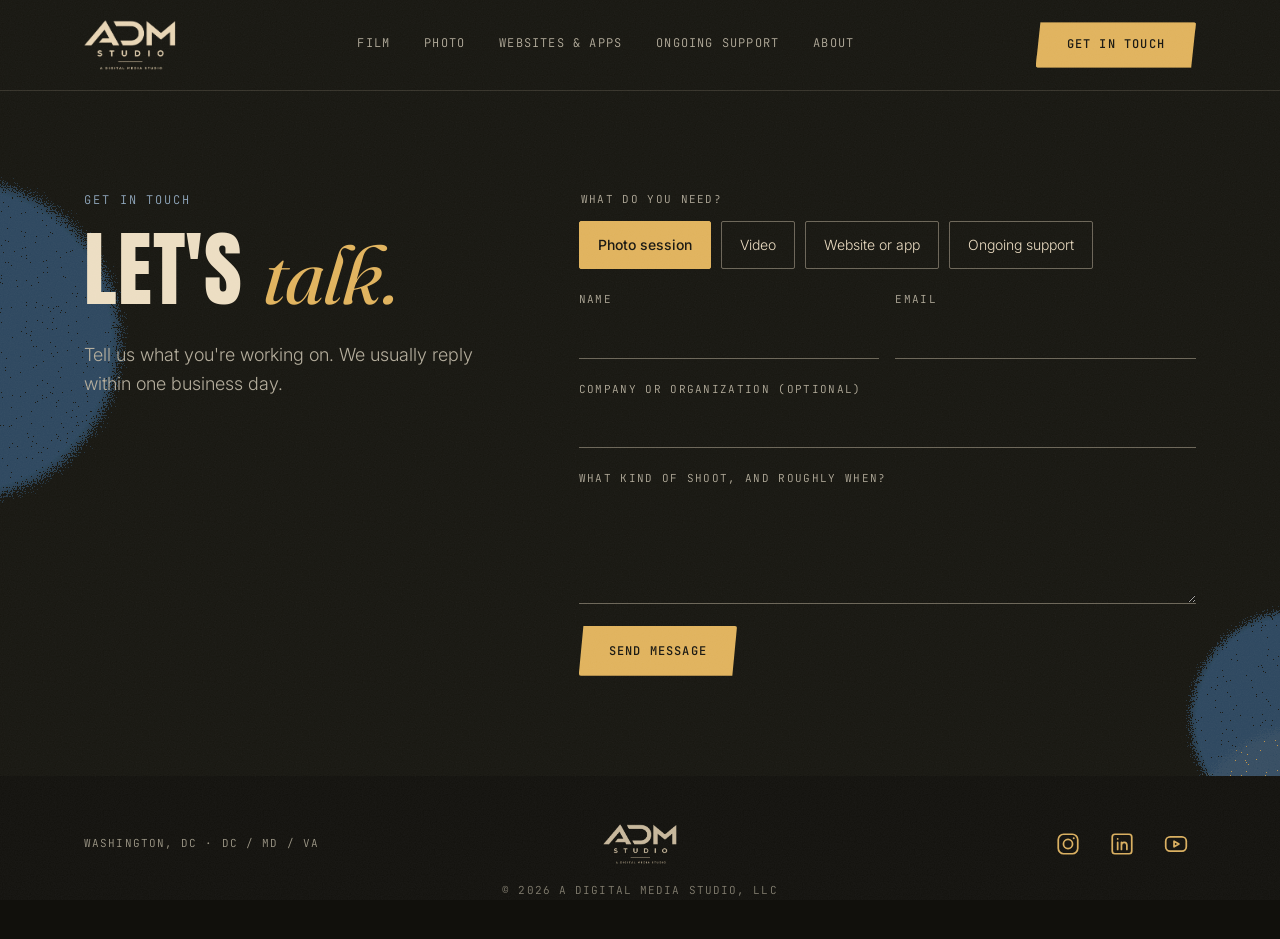
<file: get-in-touch.html>
<!DOCTYPE html>
<html lang="en">
<head>
<meta charset="UTF-8">
<meta name="viewport" content="width=device-width, initial-scale=1.0, viewport-fit=cover">
<title>Get in touch | A Digital Media Studio</title>
<meta name="description" content="Book a photo session or talk about a website, video, or ongoing project with A Digital Media Studio in Washington, DC.">
<link rel="icon" href="images/favicon.ico" sizes="any">
<link rel="icon" type="image/png" sizes="32x32" href="images/favicon-32.png">
<link rel="icon" type="image/png" sizes="16x16" href="images/favicon-16.png">
<link rel="apple-touch-icon" href="images/apple-touch-icon.png">
<meta property="og:title" content="Get in touch | A Digital Media Studio">
<meta property="og:description" content="Book a photo session or talk about a website, video, or ongoing project with A Digital Media Studio in Washington, DC.">
<meta property="og:image" content="https://adigitalmediastudio.com/images/og-image.png">
<meta property="og:url" content="https://adigitalmediastudio.com/get-in-touch.html">
<meta property="og:type" content="website">
<link rel="preconnect" href="https://fonts.googleapis.com">
<link rel="preconnect" href="https://fonts.gstatic.com" crossorigin>
<link href="https://fonts.googleapis.com/css2?family=Anton&family=Caveat:wght@500;600&family=Fraunces:ital,opsz,wght@0,9..144,400;0,9..144,500;1,9..144,400;1,9..144,500&family=Inter:wght@300;400;500&family=JetBrains+Mono:wght@400;500&display=swap" rel="stylesheet">
<link rel="stylesheet" href="css/site.css?v=202611211810">
</head>
<body class="theme-ink page-get-in-touch">
<a class="skip" href="#main">Skip to content</a>
<svg width="0" height="0" style="position:absolute" aria-hidden="true" focusable="false">
  <filter id="spray" x="-5%" y="-5%" width="110%" height="110%">
    <feTurbulence type="fractalNoise" baseFrequency="0.8" numOctaves="2" seed="7" result="noise"/>
    <feComposite in="SourceAlpha" in2="noise" operator="arithmetic" k1="0" k2="1" k3="0.9" k4="-0.7" result="sum"/>
    <feComponentTransfer in="sum" result="mask"><feFuncA type="discrete" tableValues="0 1"/></feComponentTransfer>
    <feComposite in="SourceGraphic" in2="mask" operator="in"/>
  </filter>
</svg>
<div class="paint" aria-hidden="true"><span class="dot d1"></span><span class="dot d2"></span><span class="dot d3"></span><span class="dot d4"></span></div>
<header class="site-head">
  <div class="wrap">
    <a class="brand" href="index.html" aria-label="ADM Studio home"><img src="images/logo-mark-sand.png" alt="ADM Studio" width="85" height="46"></a>
    <button class="nav-toggle" type="button" aria-expanded="false" aria-controls="site-nav">Menu</button>
    <nav class="nav" id="site-nav" aria-label="Main">
      <a href="film.html">Film</a>
      <a href="photography.html">Photo</a>
      <a href="builds.html">Websites &amp; Apps</a>
      <a href="retainer.html">Ongoing Support</a>
      <a href="about.html">About</a>
      <a class="btn nav-cta-mobile" href="get-in-touch.html" aria-current="page">Get in touch</a>
    </nav>
    <a class="btn head-cta" href="get-in-touch.html" aria-current="page">Get in touch</a>
  </div>
</header>
<main id="main">
<section class="wrap contact">
  <div class="side">
    <p class="eyebrow">Get in touch</p>
    <h1 class="h1">Let's <em>talk.</em></h1>
    <p class="lede">Tell us what you're working on. We usually reply within one business day.</p>
    <!-- BOOKING: once you have a booking link (Google Calendar appointment page or Calendly),
         put it in href below and delete the word hidden. -->
    <p class="book-line" hidden>Rather pick a time? <a class="text-link" href="#booking-link-needed" target="_blank" rel="noopener">Book a 20-minute intro call</a></p>
  </div>

  <div class="form-box">
    <form id="contactForm">
      <input type="hidden" name="access_key" value="19f84a20-0e99-46cd-95c0-8a7e95db971e">
      <input type="hidden" name="subject" value="New inquiry from adigitalmediastudio.com">
      <input type="checkbox" name="botcheck" style="display:none" tabindex="-1" autocomplete="off">

      <fieldset>
        <legend>What do you need?</legend>
        <div class="chips">
          <label class="chip"><input type="radio" name="need" value="photo" checked><span>Photo session</span></label>
          <label class="chip"><input type="radio" name="need" value="video"><span>Video</span></label>
          <label class="chip"><input type="radio" name="need" value="web"><span>Website or app</span></label>
          <label class="chip"><input type="radio" name="need" value="ongoing"><span>Ongoing support</span></label>
        </div>
      </fieldset>

      <div class="field-row">
        <label class="field">Name<input type="text" name="name" autocomplete="name" required></label>
        <label class="field">Email<input type="email" name="email" autocomplete="email" required></label>
      </div>
      <label class="field">Company or organization (optional)<input type="text" name="company" autocomplete="organization"></label>
      <label class="field"><span id="messageLabel">What kind of shoot, and roughly when?</span><textarea name="message" required></textarea></label>

      <button class="btn" type="submit">Send message</button>
      <p class="form-status" id="formStatus" role="status"></p>
    </form>

    <div class="sent" id="sentView" hidden>
      <p>Message sent.</p>
      <p>Thanks for reaching out. I'll be in touch soon.</p>
      <button class="btn btn-line" type="button" id="sendAnother">Send another</button>
    </div>
  </div>
</section>
</main>
<footer class="site-foot">
  <div class="wrap">
    <span class="foot-place">Washington, DC · DC / MD / VA</span>
    <a class="foot-brand" href="index.html" aria-label="ADM Studio home"><img src="images/logo-mark-sand.png" alt="ADM Studio" width="917" height="498"></a>
    <span class="foot-contact">
      <span class="socials">
        <a href="https://www.instagram.com/adigitalmediastudio/" target="_blank" rel="noopener" aria-label="Instagram"><svg viewBox="0 0 24 24" aria-hidden="true"><rect x="3" y="3" width="18" height="18" rx="5"/><circle cx="12" cy="12" r="4.2"/><circle cx="17.3" cy="6.7" r="0.9" class="fill"/></svg></a>
        <a href="https://www.linkedin.com/company/a-digital-media-studio/" target="_blank" rel="noopener" aria-label="LinkedIn"><svg viewBox="0 0 24 24" aria-hidden="true"><rect x="3" y="3" width="18" height="18" rx="2.5"/><path d="M8 10.5V17M8 7.2v.1M11.5 17v-6.5M11.5 13.2c0-1.6 1.1-2.8 2.6-2.8s2.4 1 2.4 2.8V17"/></svg></a>
        <a href="https://www.youtube.com/@adigitalmediastudio" target="_blank" rel="noopener" aria-label="YouTube"><svg viewBox="0 0 24 24" aria-hidden="true"><rect x="2.5" y="5.5" width="19" height="13" rx="4"/><path d="M10.2 9.4v5.2l4.5-2.6z"/></svg></a>
      </span>
    </span>
    <span class="foot-copy">© <span class="yr">2026</span> A Digital Media Studio, LLC</span>
  </div>
</footer>
<script src="js/site.js?v=202611211810"></script>
</body>
</html>
</file>
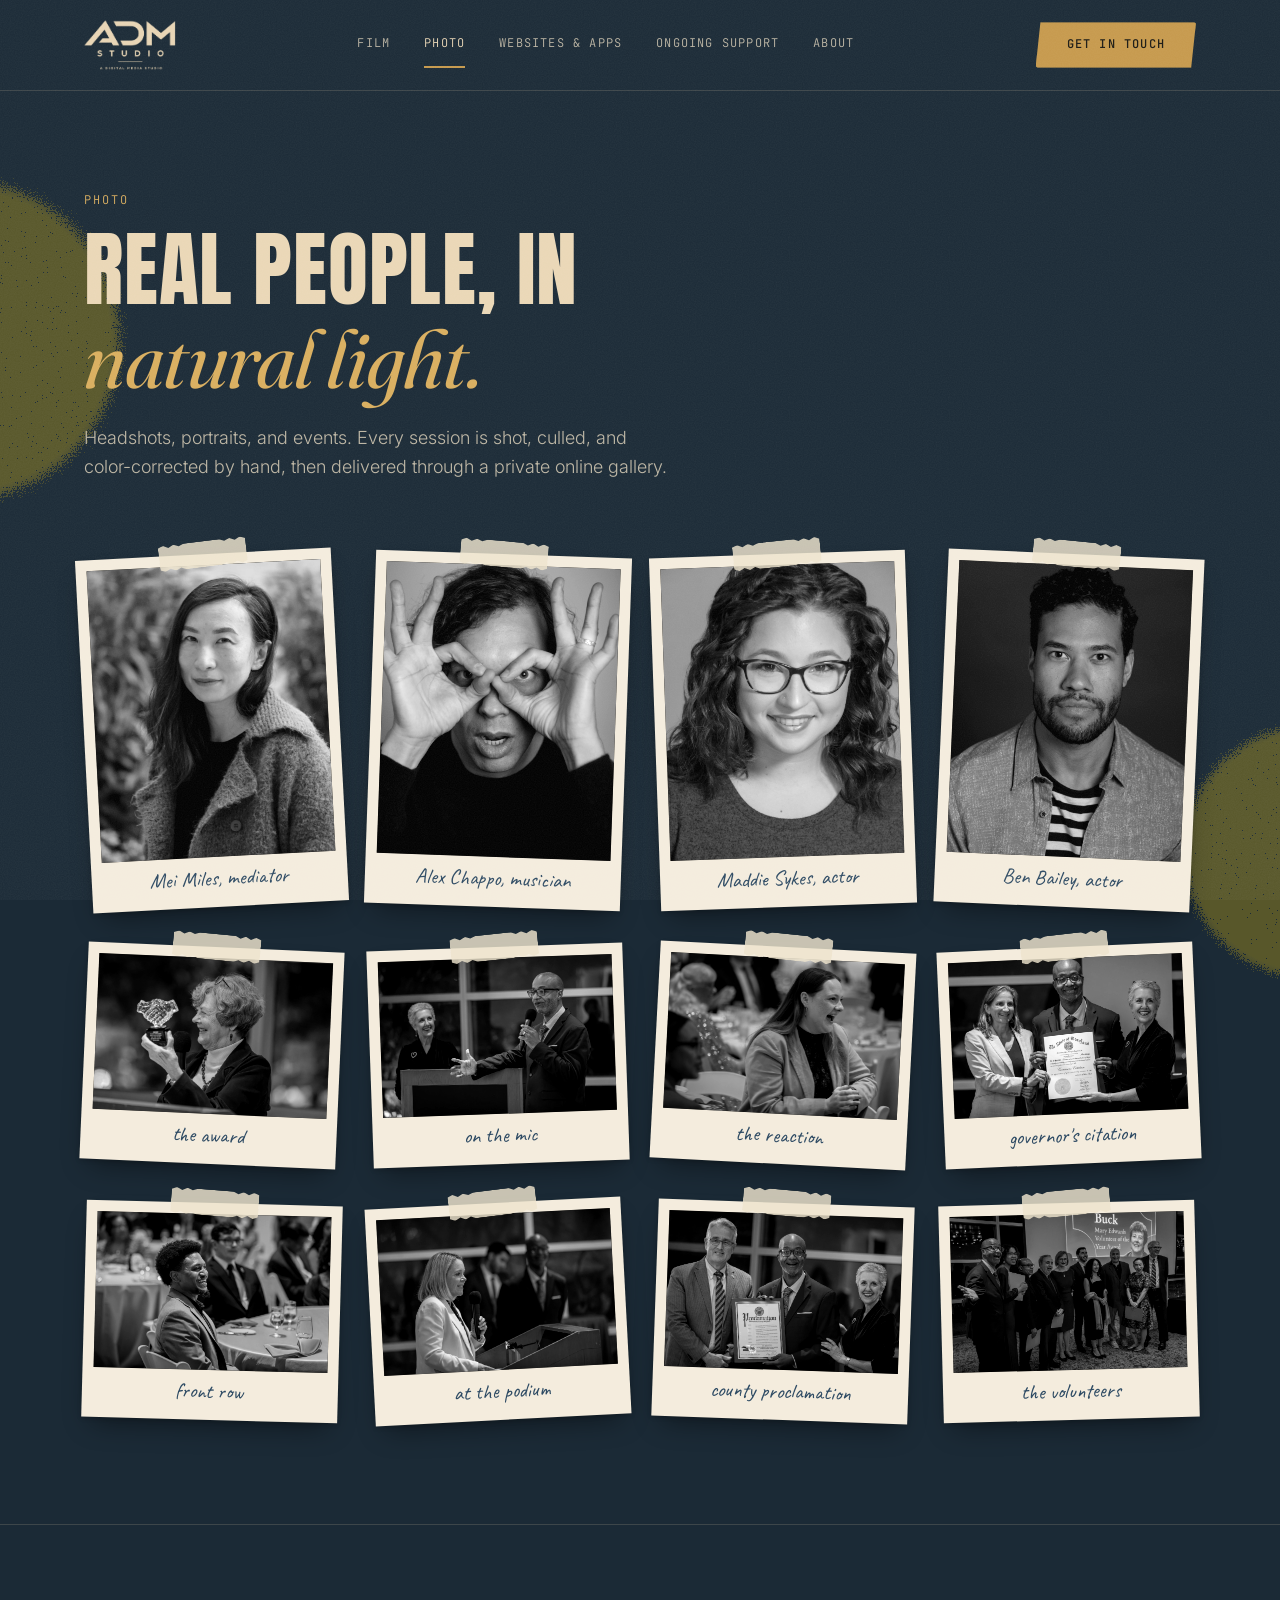
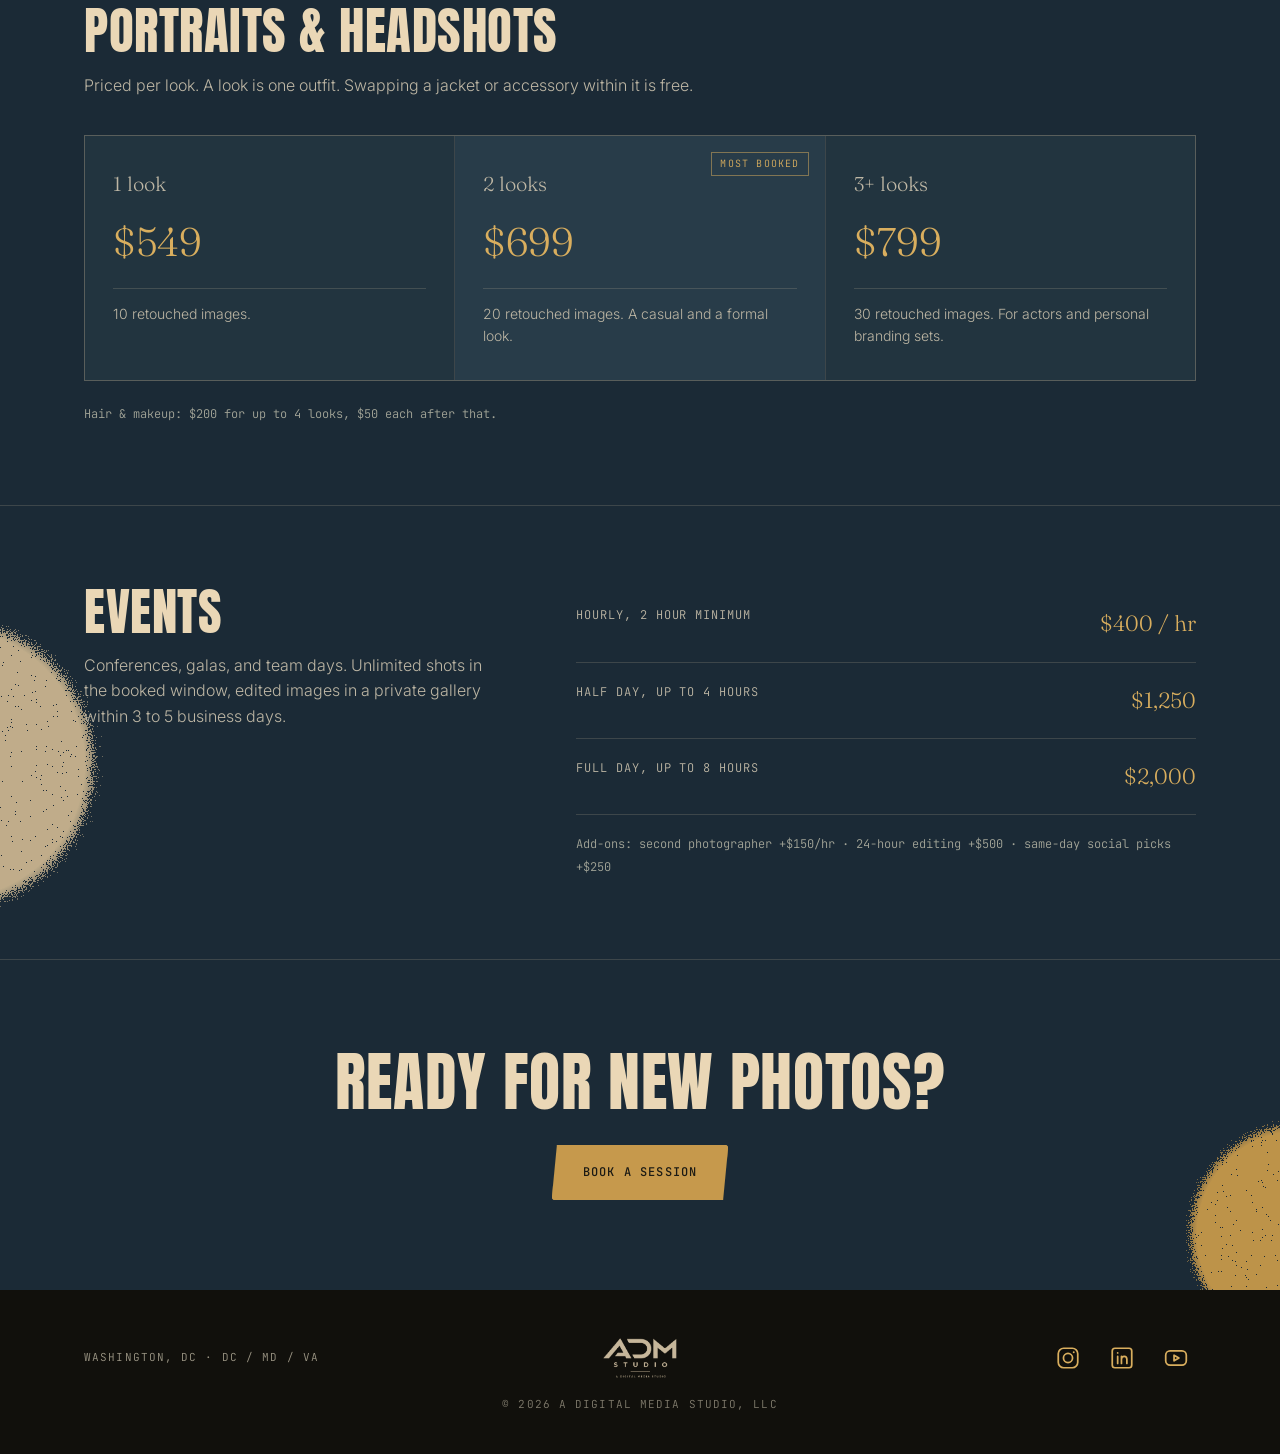
<file: photography.html>
<!DOCTYPE html>
<html lang="en">
<head>
<meta charset="UTF-8">
<meta name="viewport" content="width=device-width, initial-scale=1.0, viewport-fit=cover">
<title>Photo | A Digital Media Studio</title>
<meta name="description" content="Headshots, portraits, and event photography in Washington, DC. Natural light, hand-edited, delivered through a private gallery.">
<link rel="icon" href="images/favicon.ico" sizes="any">
<link rel="icon" type="image/png" sizes="32x32" href="images/favicon-32.png">
<link rel="icon" type="image/png" sizes="16x16" href="images/favicon-16.png">
<link rel="apple-touch-icon" href="images/apple-touch-icon.png">
<meta property="og:title" content="Photo | A Digital Media Studio">
<meta property="og:description" content="Headshots, portraits, and event photography in Washington, DC. Natural light, hand-edited, delivered through a private gallery.">
<meta property="og:image" content="https://adigitalmediastudio.com/images/og-image.png">
<meta property="og:url" content="https://adigitalmediastudio.com/photography.html">
<meta property="og:type" content="website">
<link rel="preconnect" href="https://fonts.googleapis.com">
<link rel="preconnect" href="https://fonts.gstatic.com" crossorigin>
<link href="https://fonts.googleapis.com/css2?family=Anton&family=Caveat:wght@500;600&family=Fraunces:ital,opsz,wght@0,9..144,400;0,9..144,500;1,9..144,400;1,9..144,500&family=Inter:wght@300;400;500&family=JetBrains+Mono:wght@400;500&display=swap" rel="stylesheet">
<link rel="stylesheet" href="css/site.css?v=202611211810">
<link rel="stylesheet" href="css/work.css?v=202611211810">
</head>
<body class="theme-denim page-photography">
<a class="skip" href="#main">Skip to content</a>
<svg width="0" height="0" style="position:absolute" aria-hidden="true" focusable="false">
  <filter id="spray" x="-5%" y="-5%" width="110%" height="110%">
    <feTurbulence type="fractalNoise" baseFrequency="0.8" numOctaves="2" seed="7" result="noise"/>
    <feComposite in="SourceAlpha" in2="noise" operator="arithmetic" k1="0" k2="1" k3="0.9" k4="-0.7" result="sum"/>
    <feComponentTransfer in="sum" result="mask"><feFuncA type="discrete" tableValues="0 1"/></feComponentTransfer>
    <feComposite in="SourceGraphic" in2="mask" operator="in"/>
  </filter>
</svg>
<div class="paint" aria-hidden="true"><span class="dot d1"></span><span class="dot d2"></span><span class="dot d3"></span><span class="dot d4"></span></div>
<header class="site-head">
  <div class="wrap">
    <a class="brand" href="index.html" aria-label="ADM Studio home"><img src="images/logo-mark-sand.png" alt="ADM Studio" width="85" height="46"></a>
    <button class="nav-toggle" type="button" aria-expanded="false" aria-controls="site-nav">Menu</button>
    <nav class="nav" id="site-nav" aria-label="Main">
      <a href="film.html">Film</a>
      <a href="photography.html" aria-current="page">Photo</a>
      <a href="builds.html">Websites &amp; Apps</a>
      <a href="retainer.html">Ongoing Support</a>
      <a href="about.html">About</a>
      <a class="btn nav-cta-mobile" href="get-in-touch.html">Get in touch</a>
    </nav>
    <a class="btn head-cta" href="get-in-touch.html">Get in touch</a>
  </div>
</header>
<main id="main">
<section class="wrap intro">
  <p class="eyebrow">Photo</p>
  <h1 class="h1" style="max-width:16ch">Real people, in <em>natural light.</em></h1>
  <p class="lede">Headshots, portraits, and events. Every session is shot, culled, and color-corrected by hand, then delivered through a private online gallery.</p>
</section>

<!-- GALLERY: drop photos into images/photography/ using these exact file names.
     Each Polaroid shows its file name until the photo is there.
     They show in black and white and turn to color on hover. -->
<section class="wrap" style="padding-bottom:80px" aria-label="Sample work">
  <div class="wall wall-4">
    <figure class="polaroid bw" style="--tilt:-3deg;--tape:-4deg;--w:270px"><span class="tape" aria-hidden="true"></span><div class="photo slot"><img src="images/photography/work-1.jpg" alt="Headshot of Mei Miles"><span class="slot-label">work-1.jpg</span></div><figcaption>Mei Miles, mediator</figcaption></figure>
    <figure class="polaroid bw" style="--tilt:2deg;--tape:3deg;--w:270px"><span class="tape" aria-hidden="true"></span><div class="photo slot"><img src="images/photography/portrait-goggles.jpg" alt="Alex Chappo of the band Chappo, making goggles with his hands"><span class="slot-label">portrait-goggles.jpg</span></div><figcaption>Alex Chappo, musician</figcaption></figure>
    <figure class="polaroid bw" style="--tilt:-2deg;--tape:-4deg;--w:270px"><span class="tape" aria-hidden="true"></span><div class="photo slot"><img src="images/photography/portrait-studio.jpg" alt="Actor headshot of Maddie Sykes"><span class="slot-label">portrait-studio.jpg</span></div><figcaption>Maddie Sykes, actor</figcaption></figure>
    <figure class="polaroid bw" style="--tilt:2.5deg;--tape:3deg;--w:270px"><span class="tape" aria-hidden="true"></span><div class="photo slot"><img src="images/photography/portrait-actor.jpg" alt="Actor headshot of Ben Bailey"><span class="slot-label">portrait-actor.jpg</span></div><figcaption>Ben Bailey, actor</figcaption></figure>
    <figure class="polaroid bw" style="--tilt:2.5deg;--tape:3deg;--w:270px;--ratio:3/2"><span class="tape" aria-hidden="true"></span><div class="photo slot"><img src="images/photography/work-2.jpg" alt="The crystal award held up to the light at the CRCMC gala" loading="lazy"><span class="slot-label">work-2.jpg</span></div><figcaption>the award</figcaption></figure>
    <figure class="polaroid bw" style="--tilt:-2deg;--tape:-4deg;--w:270px;--ratio:3/2"><span class="tape" aria-hidden="true"></span><div class="photo slot"><img src="images/photography/work-4.jpg" alt="A speaker at the podium as the host smiles" loading="lazy"><span class="slot-label">work-4.jpg</span></div><figcaption>on the mic</figcaption></figure>
    <figure class="polaroid bw" style="--tilt:3deg;--tape:3deg;--w:270px;--ratio:3/2"><span class="tape" aria-hidden="true"></span><div class="photo slot"><img src="images/photography/work-3.jpg" alt="A guest in a pink blazer mid-laugh at her table" loading="lazy"><span class="slot-label">work-3.jpg</span></div><figcaption>the reaction</figcaption></figure>
    <figure class="polaroid bw" style="--tilt:-2.5deg;--tape:-4deg;--w:270px;--ratio:3/2"><span class="tape" aria-hidden="true"></span><div class="photo slot"><img src="images/photography/work-5.jpg" alt="Presenting the Governor's Citation to CRCMC" loading="lazy"><span class="slot-label">work-5.jpg</span></div><figcaption>governor's citation</figcaption></figure>
    <figure class="polaroid bw" style="--tilt:1.5deg;--tape:3deg;--w:270px;--ratio:3/2"><span class="tape" aria-hidden="true"></span><div class="photo slot"><img src="images/photography/work-7.jpg" alt="A guest smiling during the program" loading="lazy"><span class="slot-label">work-7.jpg</span></div><figcaption>front row</figcaption></figure>
    <figure class="polaroid bw" style="--tilt:-3deg;--tape:-4deg;--w:270px;--ratio:3/2"><span class="tape" aria-hidden="true"></span><div class="photo slot"><img src="images/photography/work-6.jpg" alt="A speaker at the podium" loading="lazy"><span class="slot-label">work-6.jpg</span></div><figcaption>at the podium</figcaption></figure>
    <figure class="polaroid bw" style="--tilt:2deg;--tape:3deg;--w:270px;--ratio:3/2"><span class="tape" aria-hidden="true"></span><div class="photo slot"><img src="images/photography/work-8.jpg" alt="Accepting the Montgomery County proclamation" loading="lazy"><span class="slot-label">work-8.jpg</span></div><figcaption>county proclamation</figcaption></figure>
    <figure class="polaroid bw" style="--tilt:-1.5deg;--tape:-4deg;--w:270px;--ratio:3/2"><span class="tape" aria-hidden="true"></span><div class="photo slot"><img src="images/photography/work-9.jpg" alt="The volunteers on stage, laughing" loading="lazy"><span class="slot-label">work-9.jpg</span></div><figcaption>the volunteers</figcaption></figure>
  </div>
</section>

<section class="section" aria-labelledby="portraits">
  <div class="wrap">
    <div class="section-head">
      <h2 id="portraits" class="h2">Portraits &amp; headshots</h2>
      <p>Priced per look. A look is one outfit. Swapping a jacket or accessory within it is free.</p>
    </div>
    <div class="cards">
      <div class="card">
        <p class="name">1 look</p>
        <p class="price">$549</p>
        <p class="details">10 retouched images.</p>
      </div>
      <div class="card featured">
        <p class="tag">Most booked</p>
        <p class="name">2 looks</p>
        <p class="price">$699</p>
        <p class="details">20 retouched images. A casual and a formal look.</p>
      </div>
      <div class="card">
        <p class="name">3+ looks</p>
        <p class="price">$799</p>
        <p class="details">30 retouched images. For actors and personal branding sets.</p>
      </div>
    </div>
    <p class="small-note">Hair &amp; makeup: $200 for up to 4 looks, $50 each after that.</p>
  </div>
</section>

<section class="section" aria-labelledby="events">
  <div class="wrap split">
    <div class="side">
      <h2 id="events" class="h2" style="margin-bottom:14px">Events</h2>
      <p class="dim" style="max-width:40ch">Conferences, galas, and team days. Unlimited shots in the booked window, edited images in a private gallery within 3 to 5 business days.</p>
    </div>
    <div class="main">
      <div class="rate-row"><span>Hourly, 2 hour minimum</span><span>$400 / hr</span></div>
      <div class="rate-row"><span>Half day, up to 4 hours</span><span>$1,250</span></div>
      <div class="rate-row"><span>Full day, up to 8 hours</span><span>$2,000</span></div>
      <p class="small-note" style="margin-top:18px">Add-ons: second photographer +$150/hr · 24-hour editing +$500 · same-day social picks +$250</p>
    </div>
  </div>
</section>

<section class="cta">
  <div class="wrap">
    <h2>Ready for new photos?</h2>
    <a class="btn" href="get-in-touch.html?need=photo">Book a session</a>
  </div>
</section>
</main>
<footer class="site-foot">
  <div class="wrap">
    <span class="foot-place">Washington, DC · DC / MD / VA</span>
    <a class="foot-brand" href="index.html" aria-label="ADM Studio home"><img src="images/logo-mark-sand.png" alt="ADM Studio" width="917" height="498"></a>
    <span class="foot-contact">
      <span class="socials">
        <a href="https://www.instagram.com/adigitalmediastudio/" target="_blank" rel="noopener" aria-label="Instagram"><svg viewBox="0 0 24 24" aria-hidden="true"><rect x="3" y="3" width="18" height="18" rx="5"/><circle cx="12" cy="12" r="4.2"/><circle cx="17.3" cy="6.7" r="0.9" class="fill"/></svg></a>
        <a href="https://www.linkedin.com/company/a-digital-media-studio/" target="_blank" rel="noopener" aria-label="LinkedIn"><svg viewBox="0 0 24 24" aria-hidden="true"><rect x="3" y="3" width="18" height="18" rx="2.5"/><path d="M8 10.5V17M8 7.2v.1M11.5 17v-6.5M11.5 13.2c0-1.6 1.1-2.8 2.6-2.8s2.4 1 2.4 2.8V17"/></svg></a>
        <a href="https://www.youtube.com/@adigitalmediastudio" target="_blank" rel="noopener" aria-label="YouTube"><svg viewBox="0 0 24 24" aria-hidden="true"><rect x="2.5" y="5.5" width="19" height="13" rx="4"/><path d="M10.2 9.4v5.2l4.5-2.6z"/></svg></a>
      </span>
    </span>
    <span class="foot-copy">© <span class="yr">2026</span> A Digital Media Studio, LLC</span>
  </div>
</footer>
<script src="js/site.js?v=202611211810"></script>
<script src="js/viewer.js?v=202611211810"></script>
</body>
</html>
</file>
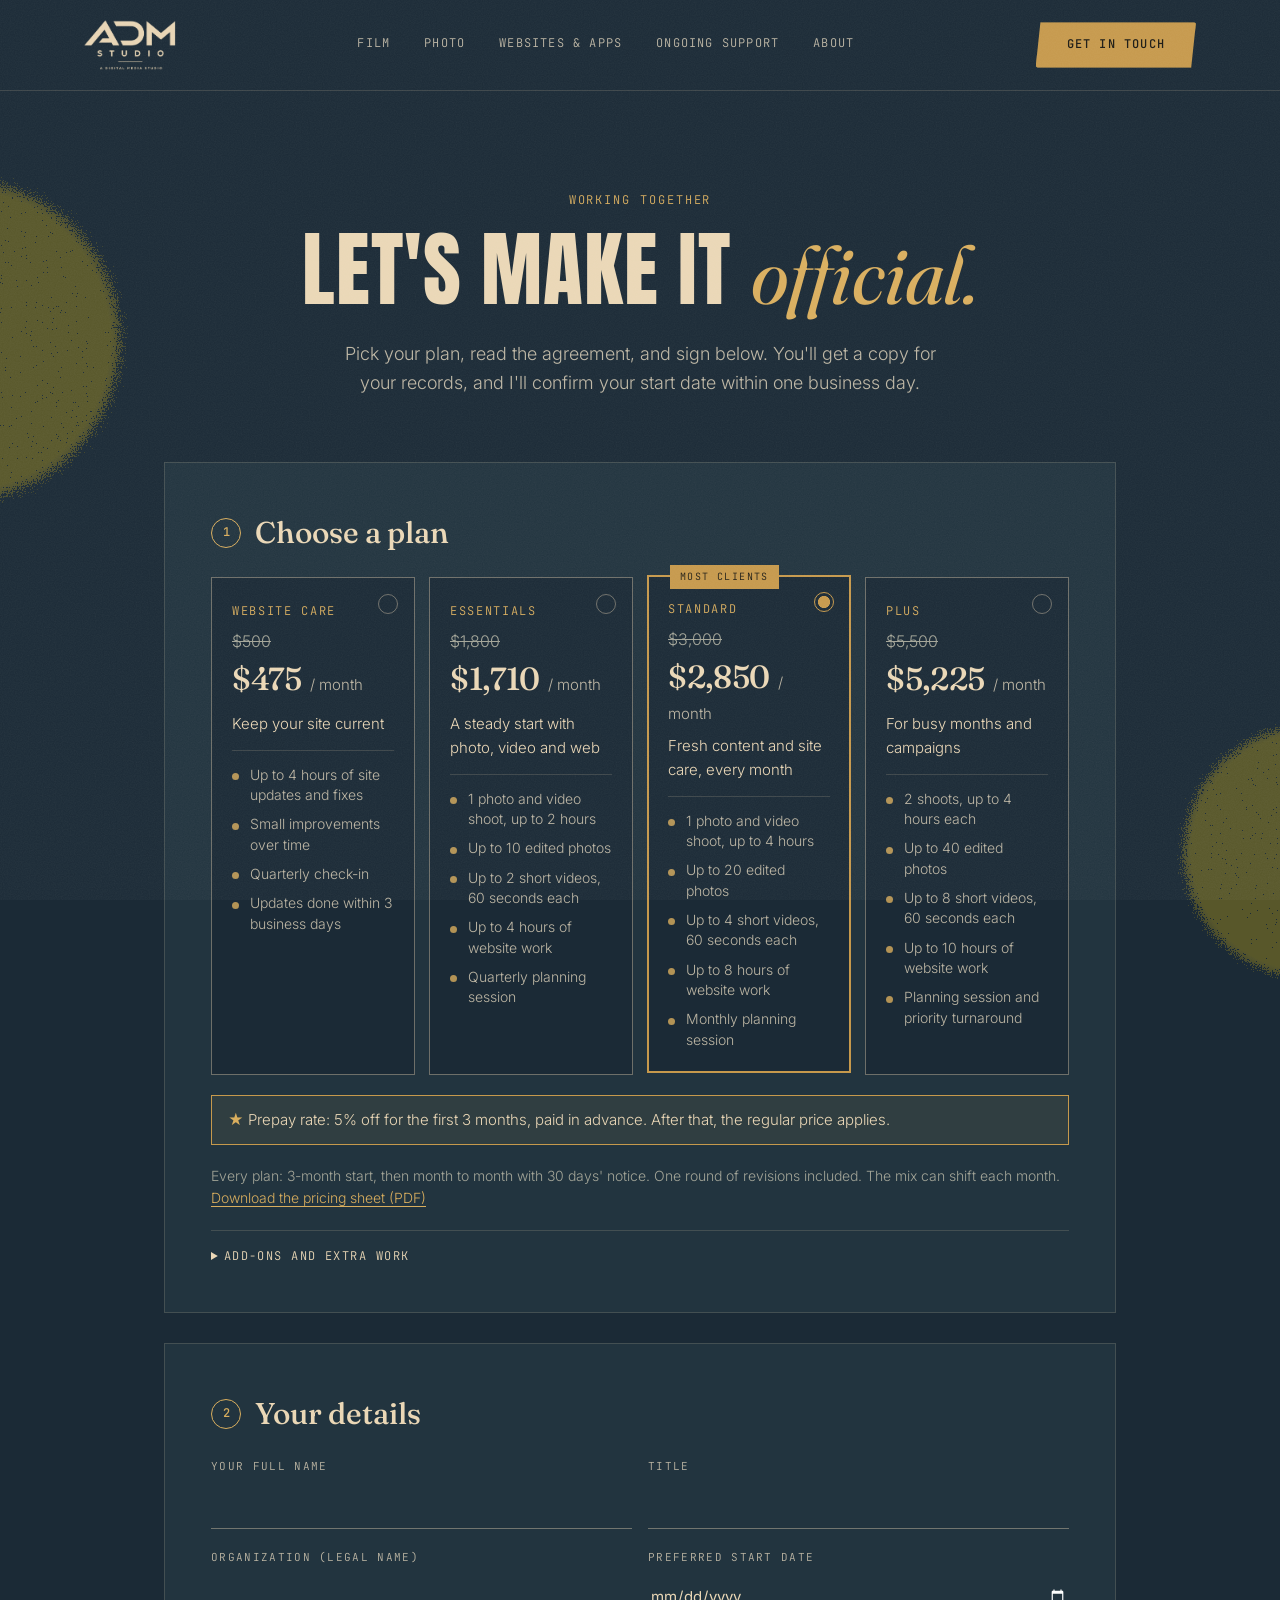
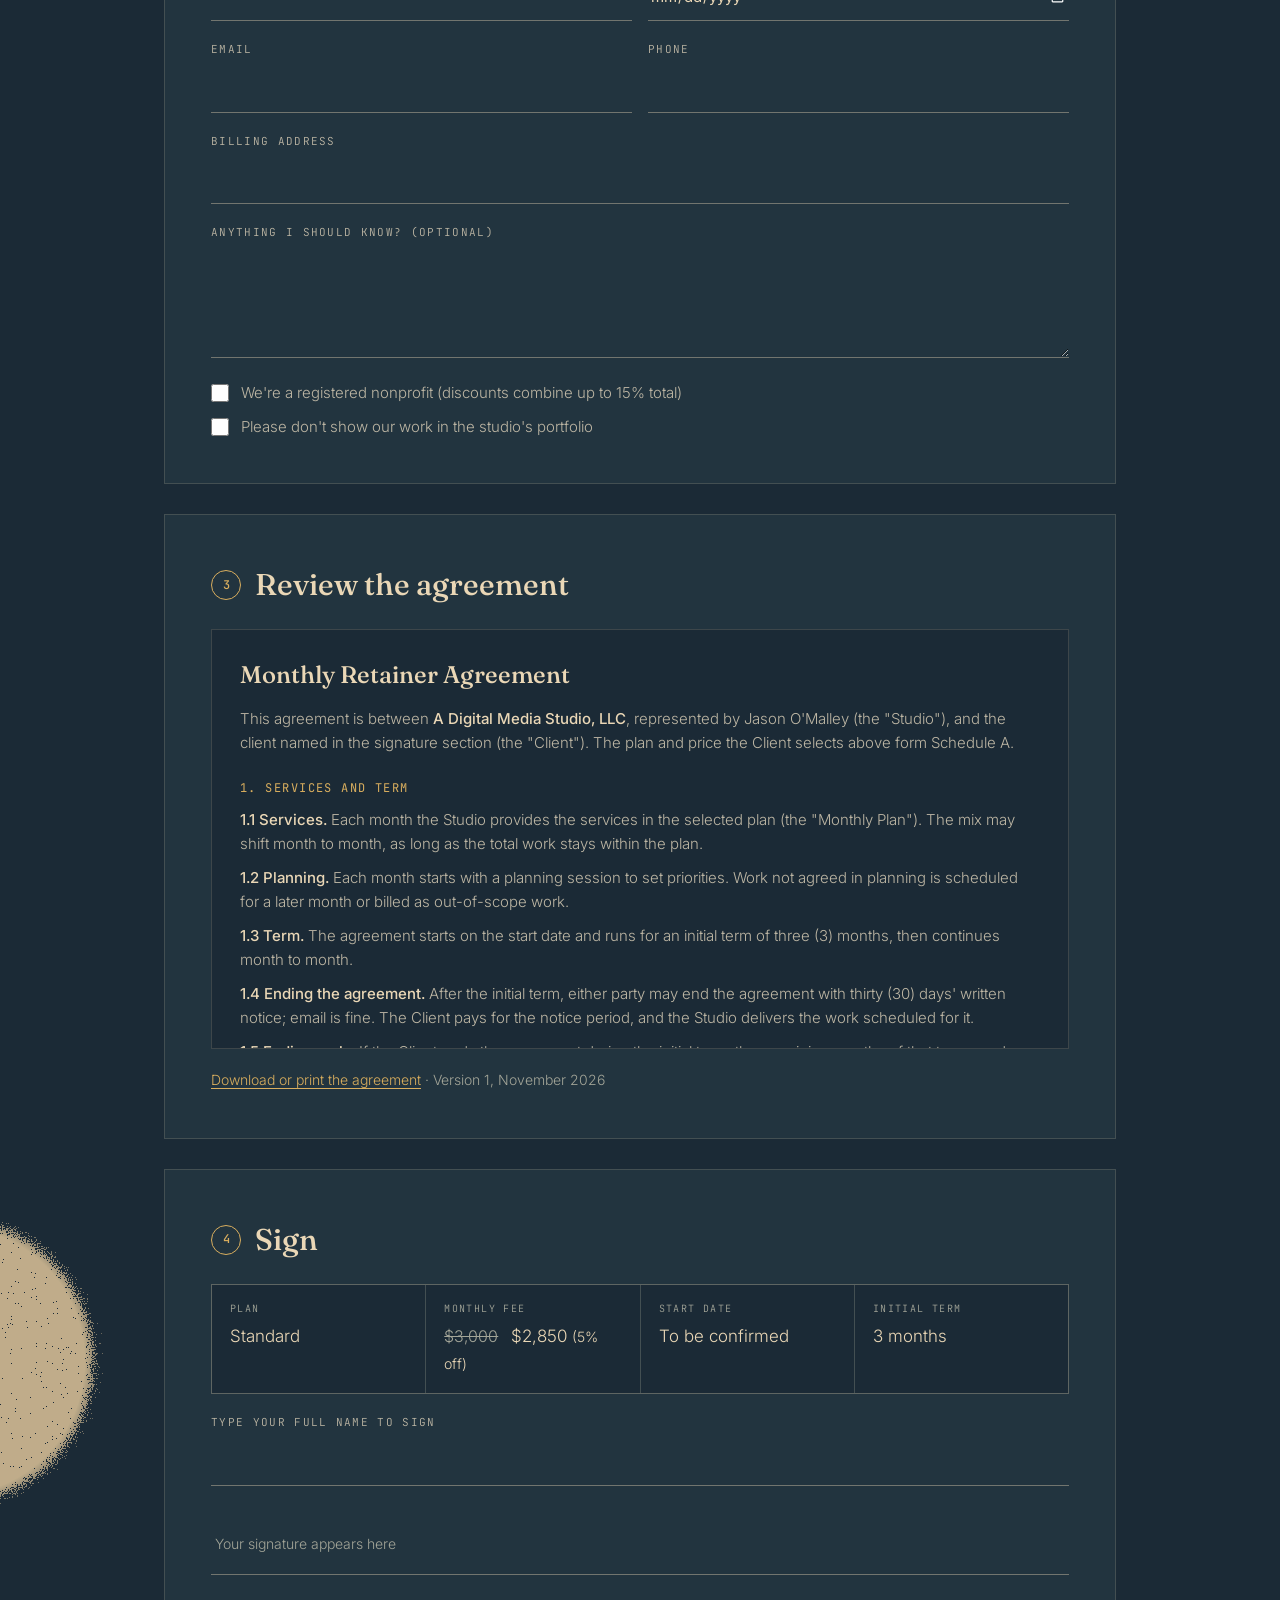
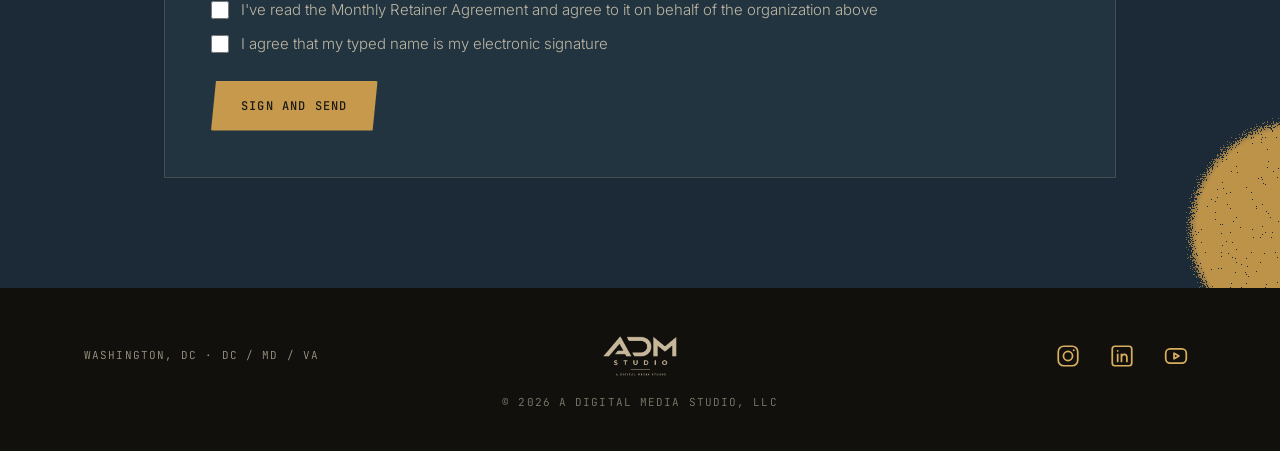
<file: prepay.html>
<!DOCTYPE html>
<html lang="en">
<head>
<meta charset="UTF-8">
<meta name="viewport" content="width=device-width, initial-scale=1.0, viewport-fit=cover">
<meta name="robots" content="noindex, nofollow">
<title>Start working together | A Digital Media Studio</title>
<meta name="description" content="Choose a monthly plan, review the agreement and sign online.">
<link rel="icon" href="images/favicon.ico" sizes="any">
<link rel="icon" type="image/png" sizes="32x32" href="images/favicon-32.png">
<link rel="icon" type="image/png" sizes="16x16" href="images/favicon-16.png">
<link rel="apple-touch-icon" href="images/apple-touch-icon.png">
<meta property="og:title" content="Start working together | A Digital Media Studio">
<meta property="og:description" content="Choose a monthly plan, review the agreement and sign online.">
<meta property="og:image" content="https://adigitalmediastudio.com/images/og-image.png">
<meta property="og:url" content="https://adigitalmediastudio.com/prepay.html">
<meta property="og:type" content="website">
<link rel="preconnect" href="https://fonts.googleapis.com">
<link rel="preconnect" href="https://fonts.gstatic.com" crossorigin>
<link href="https://fonts.googleapis.com/css2?family=Anton&family=Caveat:wght@500;600&family=Fraunces:ital,opsz,wght@0,9..144,400;0,9..144,500;1,9..144,400;1,9..144,500&family=Inter:wght@300;400;500&family=JetBrains+Mono:wght@400;500&display=swap" rel="stylesheet">
<link rel="stylesheet" href="css/site.css?v=202611211810">
<link rel="stylesheet" href="css/start.css?v=202611211810">
</head>
<body class="theme-denim page-start">
<a class="skip" href="#main">Skip to content</a>
<svg width="0" height="0" style="position:absolute" aria-hidden="true" focusable="false">
  <filter id="spray" x="-5%" y="-5%" width="110%" height="110%">
    <feTurbulence type="fractalNoise" baseFrequency="0.8" numOctaves="2" seed="7" result="noise"/>
    <feComposite in="SourceAlpha" in2="noise" operator="arithmetic" k1="0" k2="1" k3="0.9" k4="-0.7" result="sum"/>
    <feComponentTransfer in="sum" result="mask"><feFuncA type="discrete" tableValues="0 1"/></feComponentTransfer>
    <feComposite in="SourceGraphic" in2="mask" operator="in"/>
  </filter>
</svg>
<div class="paint" aria-hidden="true"><span class="dot d1"></span><span class="dot d2"></span><span class="dot d3"></span><span class="dot d4"></span></div>
<header class="site-head">
  <div class="wrap">
    <a class="brand" href="index.html" aria-label="ADM Studio home"><img src="images/logo-mark-sand.png" alt="ADM Studio" width="85" height="46"></a>
    <button class="nav-toggle" type="button" aria-expanded="false" aria-controls="site-nav">Menu</button>
    <nav class="nav" id="site-nav" aria-label="Main">
      <a href="film.html">Film</a>
      <a href="photography.html">Photo</a>
      <a href="builds.html">Websites &amp; Apps</a>
      <a href="retainer.html">Ongoing Support</a>
      <a href="about.html">About</a>
      <a class="btn nav-cta-mobile" href="get-in-touch.html">Get in touch</a>
    </nav>
    <a class="btn head-cta" href="get-in-touch.html">Get in touch</a>
  </div>
</header>
<main id="main">
<section class="wrap start" id="startPage">
  <header class="start-head">
    <p class="eyebrow">Working together</p>
    <h1 class="h1">Let's make it <em>official.</em></h1>
    <p class="lede" id="startLede">Pick your plan, read the agreement, and sign below. You'll get a copy for your records, and I'll confirm your start date within one business day.</p>
  </header>

  <form id="signForm" class="start-form" novalidate>
    <input type="hidden" name="access_key" value="19f84a20-0e99-46cd-95c0-8a7e95db971e">
    <input type="hidden" name="subject" value="Signed retainer agreement">
    <input type="hidden" name="from_name" value="adigitalmediastudio.com">
    <input type="checkbox" name="botcheck" class="hp" tabindex="-1" autocomplete="off" aria-hidden="true">

    <section class="step" aria-labelledby="s1">
      <h2 id="s1" class="step-title"><span>1</span> Choose a plan</h2>
      <div class="plans" role="radiogroup" aria-labelledby="s1">
        <label class="plan" data-plan="care">
          <input type="radio" name="plan" value="care">
          <span class="plan-name">Website care</span>
          <span class="plan-price"><b data-price="care">$500</b> / month</span>
          <span class="plan-sub">Keep your site current</span>
          <ul>
            <li>Up to 4 hours of site updates and fixes</li>
            <li>Small improvements over time</li>
            <li>Quarterly check-in</li>
            <li>Updates done within 3 business days</li>
          </ul>
        </label>
        <label class="plan" data-plan="essentials">
          <input type="radio" name="plan" value="essentials">
          <span class="plan-name">Essentials</span>
          <span class="plan-price"><b data-price="essentials">$1,800</b> / month</span>
          <span class="plan-sub">A steady start with photo, video and web</span>
          <ul>
            <li>1 photo and video shoot, up to 2 hours</li>
            <li>Up to 10 edited photos</li>
            <li>Up to 2 short videos, 60 seconds each</li>
            <li>Up to 4 hours of website work</li>
            <li>Quarterly planning session</li>
          </ul>
        </label>
        <label class="plan plan-feature" data-plan="standard">
          <input type="radio" name="plan" value="standard" checked>
          <span class="plan-tag">Most clients</span>
          <span class="plan-name">Standard</span>
          <span class="plan-price"><b data-price="standard">$3,000</b> / month</span>
          <span class="plan-sub">Fresh content and site care, every month</span>
          <ul>
            <li>1 photo and video shoot, up to 4 hours</li>
            <li>Up to 20 edited photos</li>
            <li>Up to 4 short videos, 60 seconds each</li>
            <li>Up to 8 hours of website work</li>
            <li>Monthly planning session</li>
          </ul>
        </label>
        <label class="plan" data-plan="plus">
          <input type="radio" name="plan" value="plus">
          <span class="plan-name">Plus</span>
          <span class="plan-price"><b data-price="plus">$5,500</b> / month</span>
          <span class="plan-sub">For busy months and campaigns</span>
          <ul>
            <li>2 shoots, up to 4 hours each</li>
            <li>Up to 40 edited photos</li>
            <li>Up to 8 short videos, 60 seconds each</li>
            <li>Up to 10 hours of website work</li>
            <li>Planning session and priority turnaround</li>
          </ul>
        </label>
      </div>
      <p class="deal-note" id="dealNote" hidden></p>
      <p class="fine">Every plan: 3-month start, then month to month with 30 days' notice. One round of revisions included. The mix can shift each month. <a class="linkish" href="media/adm-pricing-sheet.pdf" target="_blank" rel="noopener">Download the pricing sheet (PDF)</a></p>

      <details class="addons">
        <summary>Add-ons and extra work</summary>
        <table>
          <thead><tr><th scope="col">Add-on</th><th scope="col">Rate</th></tr></thead>
          <tbody>
            <tr><td>Extra half-day shoot, includes 10 edited photos</td><td>$750</td></tr>
            <tr><td>Extra short video, up to 60 seconds</td><td>$400</td></tr>
            <tr><td>Extra edited photo</td><td>$30 each</td></tr>
            <tr><td>Extra revision round or other out-of-scope work</td><td>$125 an hour</td></tr>
            <tr><td>Rush delivery, under 48 hours</td><td>+25% on that item</td></tr>
            <tr><td>Travel beyond 30 miles of DC</td><td>IRS mileage rate, plus approved expenses</td></tr>
          </tbody>
        </table>
      </details>
    </section>

    <section class="step" aria-labelledby="s2">
      <h2 id="s2" class="step-title"><span>2</span> Your details</h2>
      <div class="field-row">
        <label class="field">Your full name<input name="name" autocomplete="name" required></label>
        <label class="field">Title<input name="title" autocomplete="organization-title"></label>
      </div>
      <div class="field-row">
        <label class="field">Organization (legal name)<input name="organization" autocomplete="organization" required></label>
        <label class="field">Preferred start date<input type="date" name="start_date" required></label>
      </div>
      <div class="field-row">
        <label class="field">Email<input type="email" name="email" autocomplete="email" required></label>
        <label class="field">Phone<input type="tel" name="phone" autocomplete="tel"></label>
      </div>
      <label class="field">Billing address<input name="address" autocomplete="street-address"></label>
      <label class="field">Anything I should know? (optional)<textarea name="notes" rows="3"></textarea></label>
      <div class="checks">
        <label class="check"><input type="checkbox" name="nonprofit" value="Yes"> We're a registered nonprofit (10% nonprofit rate)</label>
        <label class="check"><input type="checkbox" name="portfolio_opt_out" value="Yes"> Please don't show our work in the studio's portfolio</label>
      </div>
    </section>

    <section class="step" aria-labelledby="s3">
      <h2 id="s3" class="step-title"><span>3</span> Review the agreement</h2>
      <div class="agreement" id="agreementText" tabindex="0" aria-label="Monthly Retainer Agreement">
        <h3>Monthly Retainer Agreement</h3>
        <p>This agreement is between <b>A Digital Media Studio, LLC</b>, represented by Jason O'Malley (the "Studio"), and the client named in the signature section (the "Client"). The plan and price the Client selects above form Schedule A.</p>

        <h4>1. Services and term</h4>
        <p><b>1.1 Services.</b> Each month the Studio provides the services in the selected plan (the "Monthly Plan"). The mix may shift month to month, as long as the total work stays within the plan.</p>
        <p><b>1.2 Planning.</b> Each month starts with a planning session to set priorities. Work not agreed in planning is scheduled for a later month or billed as out-of-scope work.</p>
        <p><b>1.3 Term.</b> The agreement starts on the start date and runs for an initial term of three (3) months, then continues month to month.</p>
        <p><b>1.4 Ending the agreement.</b> After the initial term, either party may end the agreement with thirty (30) days' written notice; email is fine. The Client pays for the notice period, and the Studio delivers the work scheduled for it.</p>
        <p><b>1.5 Ending early.</b> If the Client ends the agreement during the initial term, the remaining months of that term are due. Either party may end it immediately if the other seriously breaches it and does not fix the breach within ten (10) days of written notice.</p>
        <p><b>1.6 Pause.</b> After the initial term, the Client may pause once per year, for up to one (1) month, with thirty (30) days' written notice. No fee is due for the paused month.</p>

        <h4>2. Fees and payment</h4>
        <p><b>2.1 Monthly fee.</b> The Client pays the monthly fee for the selected plan. The first month is due before work begins. Registered nonprofits receive 10% off when noted.</p>
        <p><b>2.2 Invoices.</b> The Studio invoices on the 1st of each month. Invoices are due within seven (7) days by card, ACH or check.</p>
        <p><b>2.3 Late payment.</b> A balance unpaid fifteen (15) days after its due date incurs a late fee of 1.5% per month, or the highest rate the law allows if lower. The Studio may pause work until the account is current.</p>
        <p><b>2.4 Out-of-scope work.</b> Work beyond the Monthly Plan is billed at the add-on rates shown above. The Studio quotes it and gets the Client's approval, by email or otherwise in writing, before starting.</p>
        <p><b>2.5 Unused hours.</b> Unused hours do not roll over and are not refunded.</p>
        <p><b>2.6 Expenses.</b> Travel more than 30 miles from Washington, DC, location or permit fees, props, and paid stock or music are billed at cost, with the Client's approval first.</p>
        <p><b>2.7 Rescheduling.</b> The Client may reschedule a shoot at no charge with at least 48 hours' notice. A shoot cancelled with less notice counts as delivered for that month, unless it can be rebooked the same month. The Studio reschedules at no cost if it must cancel, including for illness or unsafe weather.</p>
        <p><b>2.8 Price changes.</b> The Studio may change the monthly fee with sixty (60) days' written notice, and not during the initial term.</p>
        <p><b>2.9 Discounts.</b> If Schedule A shows a discounted rate, it applies only for the period stated there. After that period the regular monthly fee for the plan applies. The end of a discount is not a price change under 2.8. Discounts do not combine beyond 15% in total.</p>

        <h4>3. Deliverables and revisions</h4>
        <p><b>3.1 Turnaround.</b> Edited photos within five (5) business days of a shoot, videos within seven to ten (7&ndash;10) business days, and website changes within three (3) business days of a complete request. Rush delivery is available at 25% extra.</p>
        <p><b>3.2 Delivery.</b> Photos and videos are delivered by online gallery or download link in web- and social-ready formats. Raw, unedited files are not included unless agreed in writing.</p>
        <p><b>3.3 Revisions.</b> Each photo set and video includes one (1) round of revisions, requested in one list within seven (7) days of delivery. Further rounds are out-of-scope work. A new concept, reshoot or major change of direction is new work.</p>
        <p><b>3.4 Client responsibilities.</b> The Client gives timely feedback and access to people, locations and content; provides logins needed for website work; has the right to use any logos, music, text or images it supplies; and arranges permission to shoot on its premises or at its events. Delays caused by missing feedback or materials extend delivery dates by the same amount.</p>

        <h4>4. Ownership and use</h4>
        <p><b>4.1 License.</b> Once paid for, the Client receives a non-exclusive, perpetual license to use the delivered photos and videos for its own marketing: website, social media, email, print, presentations and organic promotion.</p>
        <p><b>4.2 Separate licenses.</b> Paid advertising campaigns, broadcast, billboards, resale or licensing to third parties are not included and are quoted separately.</p>
        <p><b>4.3 Copyright.</b> The Studio keeps the copyright in all photos, video and footage, including unused material. The Client may not sell, sublicense or transfer the work, or alter it beyond cropping and resizing in a way that misrepresents it.</p>
        <p><b>4.4 Websites.</b> Once paid for, the Client owns the website content and pages built for it. The Studio keeps its reusable code, templates and tools, and grants the Client a perpetual license to use them as part of its site.</p>
        <p><b>4.5 Accounts.</b> The Client owns its domain, hosting and social accounts. The Studio uses access only for this agreement and returns or deletes credentials when it ends.</p>
        <p><b>4.6 Portfolio.</b> The Studio may show the work and the Client's name and logo in its portfolio and on social media, unless the Client opts out above.</p>
        <p><b>4.7 Releases.</b> The Client is responsible for getting consent from its staff and guests who appear in the work, for the uses it intends. The Studio provides a model release form on request.</p>
        <p><b>4.8 Storage.</b> The Studio keeps delivered files for at least twelve (12) months after delivery.</p>

        <h4>5. Legal terms</h4>
        <p><b>5.1 Confidentiality.</b> Each party keeps the other's non-public business information confidential and uses it only for this agreement.</p>
        <p><b>5.2 Independent contractor.</b> The Studio is an independent contractor. It sets its own methods and hours, provides its own equipment, and handles its own taxes and insurance.</p>
        <p><b>5.3 Limit of liability.</b> Neither party is liable for indirect or consequential damages, such as lost profits. The Studio's total liability is limited to the fees paid in the three (3) months before a claim. If files are lost or damaged through the Studio's fault, its responsibility is limited to reshooting at no charge or refunding the fee for the affected work.</p>
        <p><b>5.4 Indemnity.</b> The Client is responsible for claims arising from materials it supplies or from use of the work outside this agreement. The Studio is responsible for claims that its original work infringes someone else's rights.</p>
        <p><b>5.5 Events outside our control.</b> Neither party is responsible for delays caused by events beyond its reasonable control, such as illness, severe weather, outages or government action. Affected work is rescheduled.</p>
        <p><b>5.6 Governing law.</b> This agreement is governed by the laws of the District of Columbia. The parties will first try to resolve any dispute through good-faith discussion for thirty (30) days.</p>
        <p><b>5.7 Entire agreement.</b> This agreement and the selected plan are the full agreement. Changes must be in writing and agreed by both parties; email counts. If any part is unenforceable, the rest still applies.</p>
        <p><b>5.8 Electronic signature.</b> Both parties agree that typed names submitted through this page are valid signatures. The Studio countersigns by emailing a confirmation of the start date.</p>
      </div>
      <p class="fine"><button type="button" class="linkish" id="printAgreement">Download or print the agreement</button> &middot; Version 1, November 2026</p>
    </section>

    <section class="step" aria-labelledby="s4">
      <h2 id="s4" class="step-title"><span>4</span> Sign</h2>
      <div class="summary" id="planSummary" aria-live="polite"></div>
      <label class="field">Type your full name to sign<input name="signature" id="sigInput" autocomplete="off" required></label>
      <p class="sig-preview" id="sigPreview" aria-hidden="true"></p>
      <div class="checks">
        <label class="check"><input type="checkbox" name="agree_terms" value="Yes" required> I've read the Monthly Retainer Agreement and agree to it on behalf of the organization above</label>
        <label class="check"><input type="checkbox" name="agree_esign" value="Yes" required> I agree that my typed name is my electronic signature</label>
      </div>
      <input type="hidden" name="plan_name">
      <input type="hidden" name="monthly_fee">
      <input type="hidden" name="discount">
      <input type="hidden" name="signed_at">
      <input type="hidden" name="agreement_version" value="v1, November 2026">
      <p class="form-status" id="signStatus" role="status"></p>
      <button class="btn" type="submit">Sign and send</button>
    </section>
  </form>

  <section class="signed" id="signedView" hidden>
    <p class="eyebrow">Signed</p>
    <h2 class="h2">Thank you. <em>We're on.</em></h2>
    <p class="lede">Your signed agreement is on its way to me. I'll email you within one business day to confirm your start date and send the first invoice.</p>
    <div class="btn-row"><button class="btn" type="button" id="saveCopy">Save your copy (PDF)</button></div>
  </section>

  <section class="print-copy" id="printCopy" aria-hidden="true">
    <img src="images/logo-mark-ink.png" alt="" width="150" height="81">
    <div id="printFields"></div>
  </section>
</section>
</main>
<footer class="site-foot">
  <div class="wrap">
    <span class="foot-place">Washington, DC · DC / MD / VA</span>
    <a class="foot-brand" href="index.html" aria-label="ADM Studio home"><img src="images/logo-mark-sand.png" alt="ADM Studio" width="917" height="498"></a>
    <span class="foot-contact">
      <span class="socials">
        <a href="https://www.instagram.com/adigitalmediastudio/" target="_blank" rel="noopener" aria-label="Instagram"><svg viewBox="0 0 24 24" aria-hidden="true"><rect x="3" y="3" width="18" height="18" rx="5"/><circle cx="12" cy="12" r="4.2"/><circle cx="17.3" cy="6.7" r="0.9" class="fill"/></svg></a>
        <a href="https://www.linkedin.com/company/a-digital-media-studio/" target="_blank" rel="noopener" aria-label="LinkedIn"><svg viewBox="0 0 24 24" aria-hidden="true"><rect x="3" y="3" width="18" height="18" rx="2.5"/><path d="M8 10.5V17M8 7.2v.1M11.5 17v-6.5M11.5 13.2c0-1.6 1.1-2.8 2.6-2.8s2.4 1 2.4 2.8V17"/></svg></a>
        <a href="https://www.youtube.com/@adigitalmediastudio" target="_blank" rel="noopener" aria-label="YouTube"><svg viewBox="0 0 24 24" aria-hidden="true"><rect x="2.5" y="5.5" width="19" height="13" rx="4"/><path d="M10.2 9.4v5.2l4.5-2.6z"/></svg></a>
      </span>
    </span>
    <span class="foot-copy">© <span class="yr">2026</span> A Digital Media Studio, LLC</span>
  </div>
</footer>
<script src="js/site.js?v=202611211810"></script>
<script>window.ADM_DEAL={"pct": 5, "label": "Prepay rate", "term": "the first 3 months, paid in advance"};</script>
<script src="js/start.js?v=202611211810"></script>
</body>
</html>
</file>
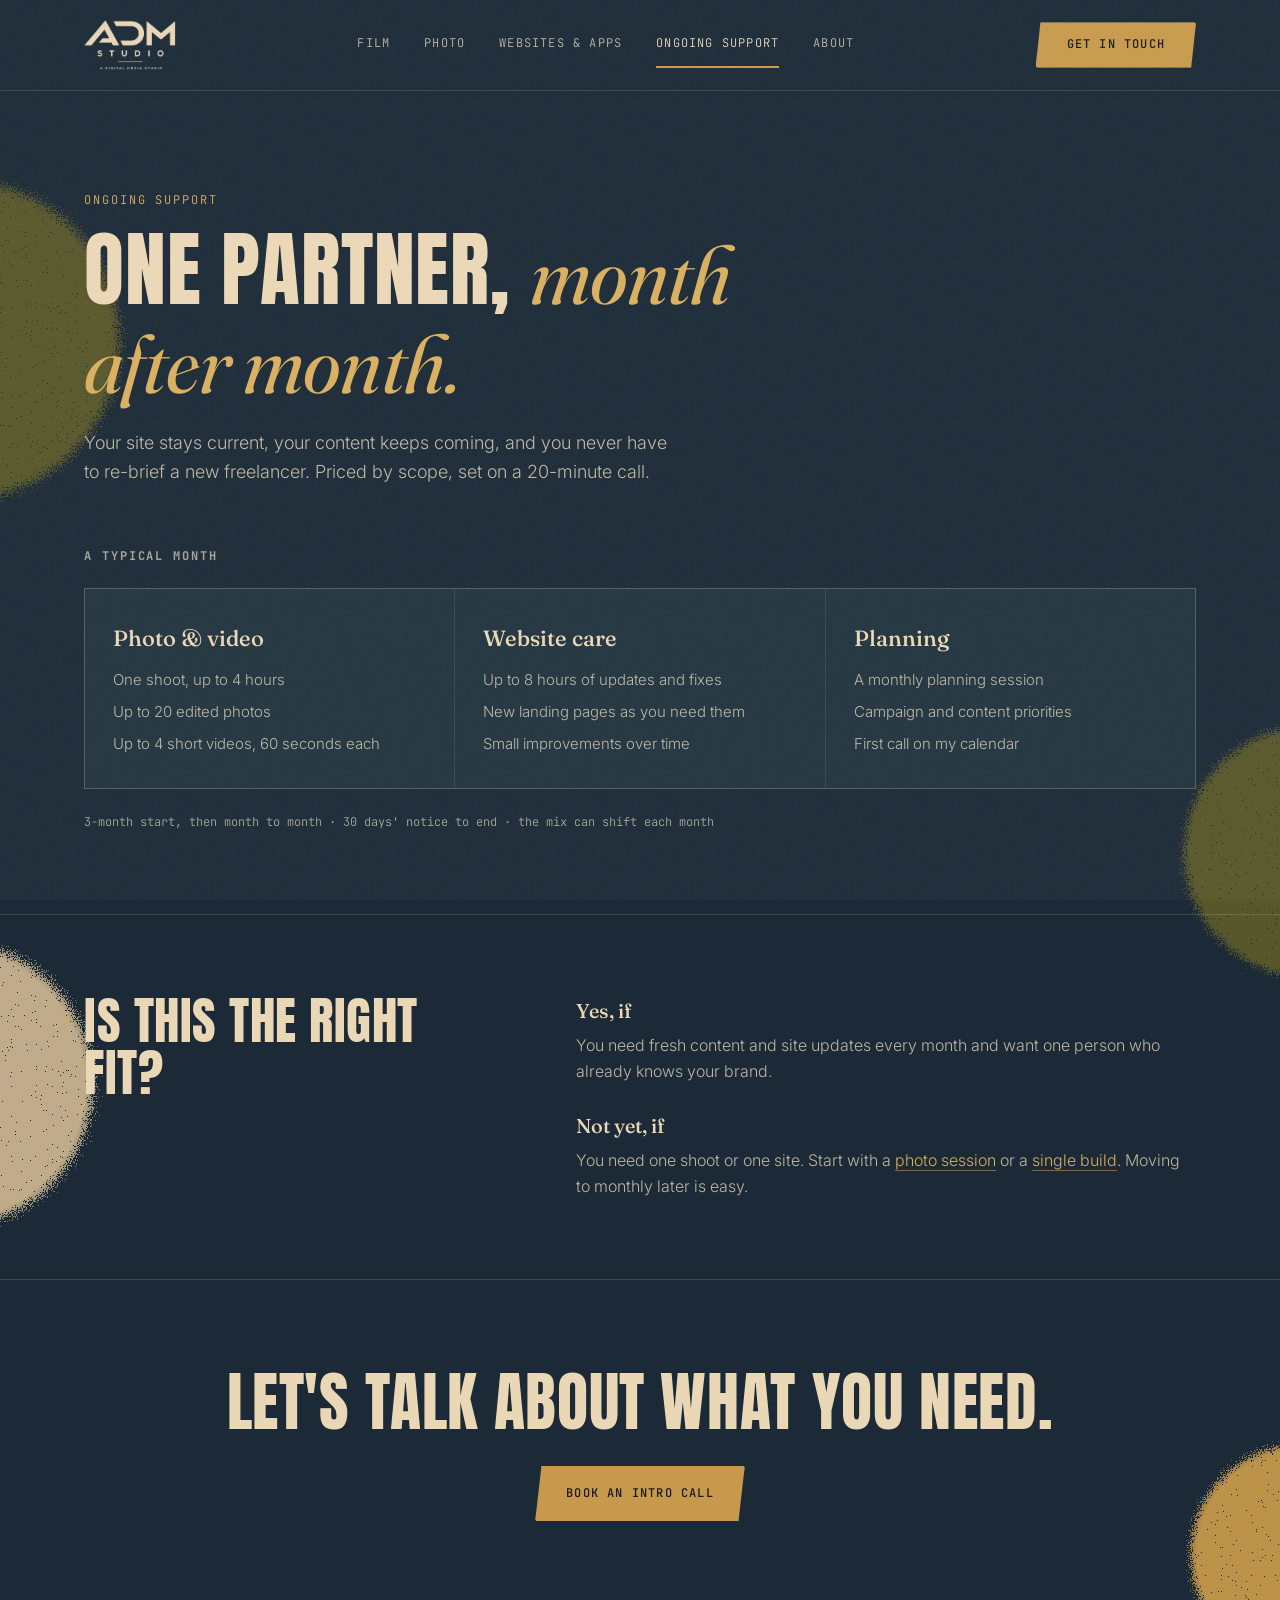
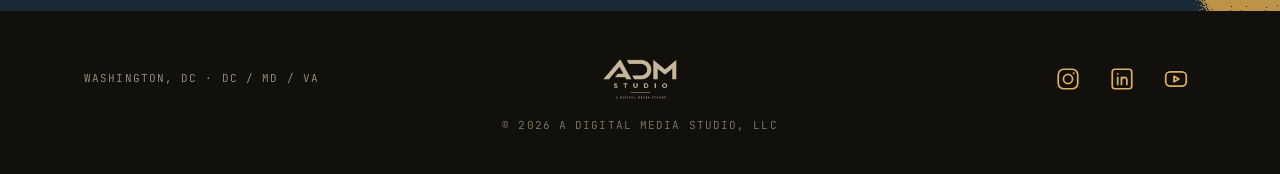
<file: retainer.html>
<!DOCTYPE html>
<html lang="en">
<head>
<meta charset="UTF-8">
<meta name="viewport" content="width=device-width, initial-scale=1.0, viewport-fit=cover">
<title>Ongoing Support | A Digital Media Studio</title>
<meta name="description" content="Monthly photo, video, and website support for small businesses and organizations in Washington, DC.">
<link rel="icon" href="images/favicon.ico" sizes="any">
<link rel="icon" type="image/png" sizes="32x32" href="images/favicon-32.png">
<link rel="icon" type="image/png" sizes="16x16" href="images/favicon-16.png">
<link rel="apple-touch-icon" href="images/apple-touch-icon.png">
<meta property="og:title" content="Ongoing Support | A Digital Media Studio">
<meta property="og:description" content="Monthly photo, video, and website support for small businesses and organizations in Washington, DC.">
<meta property="og:image" content="https://adigitalmediastudio.com/images/og-image.png">
<meta property="og:url" content="https://adigitalmediastudio.com/retainer.html">
<meta property="og:type" content="website">
<link rel="preconnect" href="https://fonts.googleapis.com">
<link rel="preconnect" href="https://fonts.gstatic.com" crossorigin>
<link href="https://fonts.googleapis.com/css2?family=Anton&family=Caveat:wght@500;600&family=Fraunces:ital,opsz,wght@0,9..144,400;0,9..144,500;1,9..144,400;1,9..144,500&family=Inter:wght@300;400;500&family=JetBrains+Mono:wght@400;500&display=swap" rel="stylesheet">
<link rel="stylesheet" href="css/site.css?v=202611211810">
</head>
<body class="theme-denim page-retainer">
<a class="skip" href="#main">Skip to content</a>
<svg width="0" height="0" style="position:absolute" aria-hidden="true" focusable="false">
  <filter id="spray" x="-5%" y="-5%" width="110%" height="110%">
    <feTurbulence type="fractalNoise" baseFrequency="0.8" numOctaves="2" seed="7" result="noise"/>
    <feComposite in="SourceAlpha" in2="noise" operator="arithmetic" k1="0" k2="1" k3="0.9" k4="-0.7" result="sum"/>
    <feComponentTransfer in="sum" result="mask"><feFuncA type="discrete" tableValues="0 1"/></feComponentTransfer>
    <feComposite in="SourceGraphic" in2="mask" operator="in"/>
  </filter>
</svg>
<div class="paint" aria-hidden="true"><span class="dot d1"></span><span class="dot d2"></span><span class="dot d3"></span><span class="dot d4"></span></div>
<header class="site-head">
  <div class="wrap">
    <a class="brand" href="index.html" aria-label="ADM Studio home"><img src="images/logo-mark-sand.png" alt="ADM Studio" width="85" height="46"></a>
    <button class="nav-toggle" type="button" aria-expanded="false" aria-controls="site-nav">Menu</button>
    <nav class="nav" id="site-nav" aria-label="Main">
      <a href="film.html">Film</a>
      <a href="photography.html">Photo</a>
      <a href="builds.html">Websites &amp; Apps</a>
      <a href="retainer.html" aria-current="page">Ongoing Support</a>
      <a href="about.html">About</a>
      <a class="btn nav-cta-mobile" href="get-in-touch.html">Get in touch</a>
    </nav>
    <a class="btn head-cta" href="get-in-touch.html">Get in touch</a>
  </div>
</header>
<main id="main">
<section class="wrap intro" style="padding-bottom:60px">
  <p class="eyebrow">Ongoing Support</p>
  <h1 class="h1" style="max-width:18ch">One partner, <em>month after month.</em></h1>
  <p class="lede">Your site stays current, your content keeps coming, and you never have to re-brief a new freelancer. Priced by scope, set on a 20-minute call.</p>
</section>

<section class="wrap" style="padding-bottom:80px" aria-labelledby="included">
  <h2 id="included" class="label" style="margin-bottom:22px">A typical month</h2>
  <div class="cards">
    <div class="card">
      <h3>Photo &amp; video</h3>
      <ul>
        <li>One shoot, up to 4 hours</li>
        <li>Up to 20 edited photos</li>
        <li>Up to 4 short videos, 60 seconds each</li>
      </ul>
    </div>
    <div class="card">
      <h3>Website care</h3>
      <ul>
        <li>Up to 8 hours of updates and fixes</li>
        <li>New landing pages as you need them</li>
        <li>Small improvements over time</li>
      </ul>
    </div>
    <div class="card">
      <h3>Planning</h3>
      <ul>
        <li>A monthly planning session</li>
        <li>Campaign and content priorities</li>
        <li>First call on my calendar</li>
      </ul>
    </div>
  </div>
  <p class="small-note">3-month start, then month to month · 30 days' notice to end · the mix can shift each month</p>
</section>

<section class="section" aria-labelledby="fit">
  <div class="wrap split">
    <h2 id="fit" class="h2 side">Is this the right fit?</h2>
    <div class="main" style="display:flex;flex-direction:column;gap:26px">
      <div>
        <h3 style="font-family:var(--serif);font-weight:500;font-size:20px;margin-bottom:6px">Yes, if</h3>
        <p class="dim">You need fresh content and site updates every month and want one person who already knows your brand.</p>
      </div>
      <div>
        <h3 style="font-family:var(--serif);font-weight:500;font-size:20px;margin-bottom:6px">Not yet, if</h3>
        <p class="dim">You need one shoot or one site. Start with a <a class="text-link" href="photography.html">photo session</a> or a <a class="text-link" href="builds.html">single build</a>. Moving to monthly later is easy.</p>
      </div>
    </div>
  </div>
</section>

<section class="cta">
  <div class="wrap">
    <h2>Let's talk about what you need.</h2>
    <a class="btn" href="get-in-touch.html?need=ongoing">Book an intro call</a>
  </div>
</section>
</main>
<footer class="site-foot">
  <div class="wrap">
    <span class="foot-place">Washington, DC · DC / MD / VA</span>
    <a class="foot-brand" href="index.html" aria-label="ADM Studio home"><img src="images/logo-mark-sand.png" alt="ADM Studio" width="917" height="498"></a>
    <span class="foot-contact">
      <span class="socials">
        <a href="https://www.instagram.com/adigitalmediastudio/" target="_blank" rel="noopener" aria-label="Instagram"><svg viewBox="0 0 24 24" aria-hidden="true"><rect x="3" y="3" width="18" height="18" rx="5"/><circle cx="12" cy="12" r="4.2"/><circle cx="17.3" cy="6.7" r="0.9" class="fill"/></svg></a>
        <a href="https://www.linkedin.com/company/a-digital-media-studio/" target="_blank" rel="noopener" aria-label="LinkedIn"><svg viewBox="0 0 24 24" aria-hidden="true"><rect x="3" y="3" width="18" height="18" rx="2.5"/><path d="M8 10.5V17M8 7.2v.1M11.5 17v-6.5M11.5 13.2c0-1.6 1.1-2.8 2.6-2.8s2.4 1 2.4 2.8V17"/></svg></a>
        <a href="https://www.youtube.com/@adigitalmediastudio" target="_blank" rel="noopener" aria-label="YouTube"><svg viewBox="0 0 24 24" aria-hidden="true"><rect x="2.5" y="5.5" width="19" height="13" rx="4"/><path d="M10.2 9.4v5.2l4.5-2.6z"/></svg></a>
      </span>
    </span>
    <span class="foot-copy">© <span class="yr">2026</span> A Digital Media Studio, LLC</span>
  </div>
</footer>
<script src="js/site.js?v=202611211810"></script>
</body>
</html>
</file>
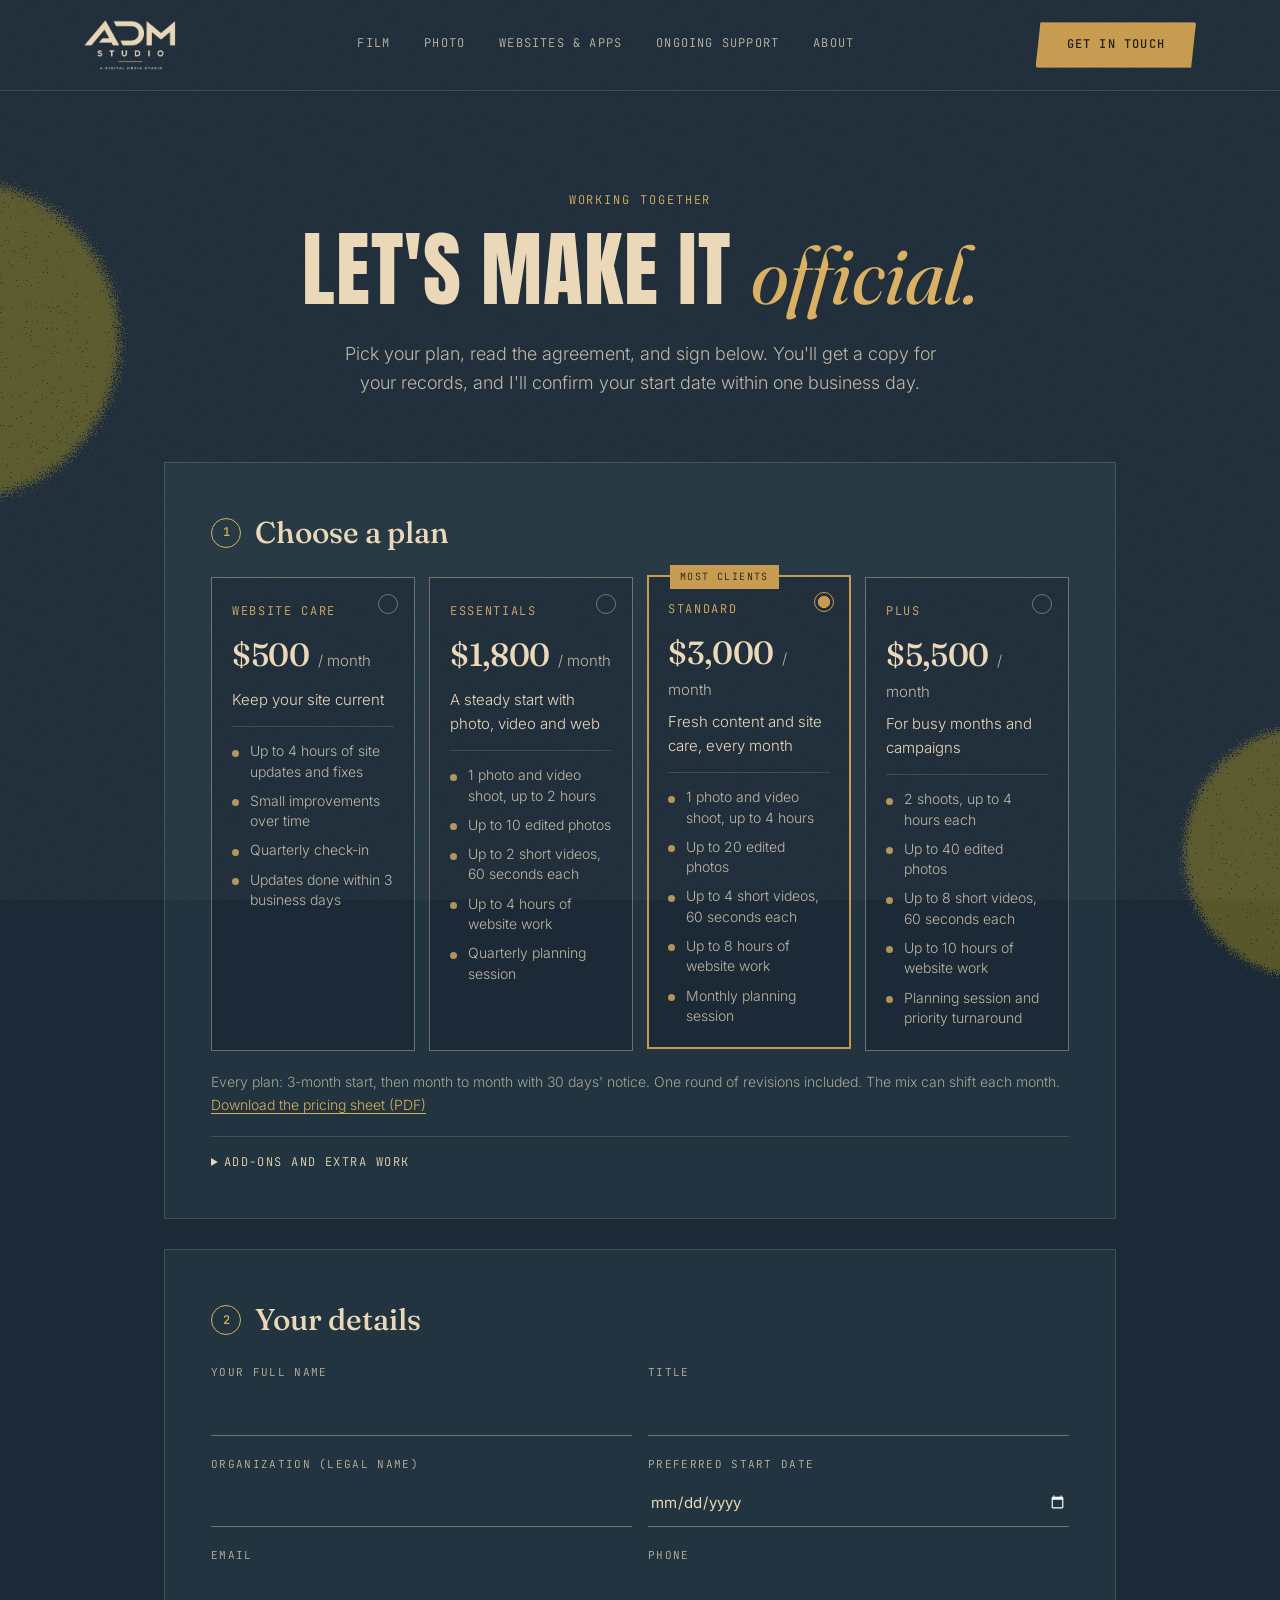
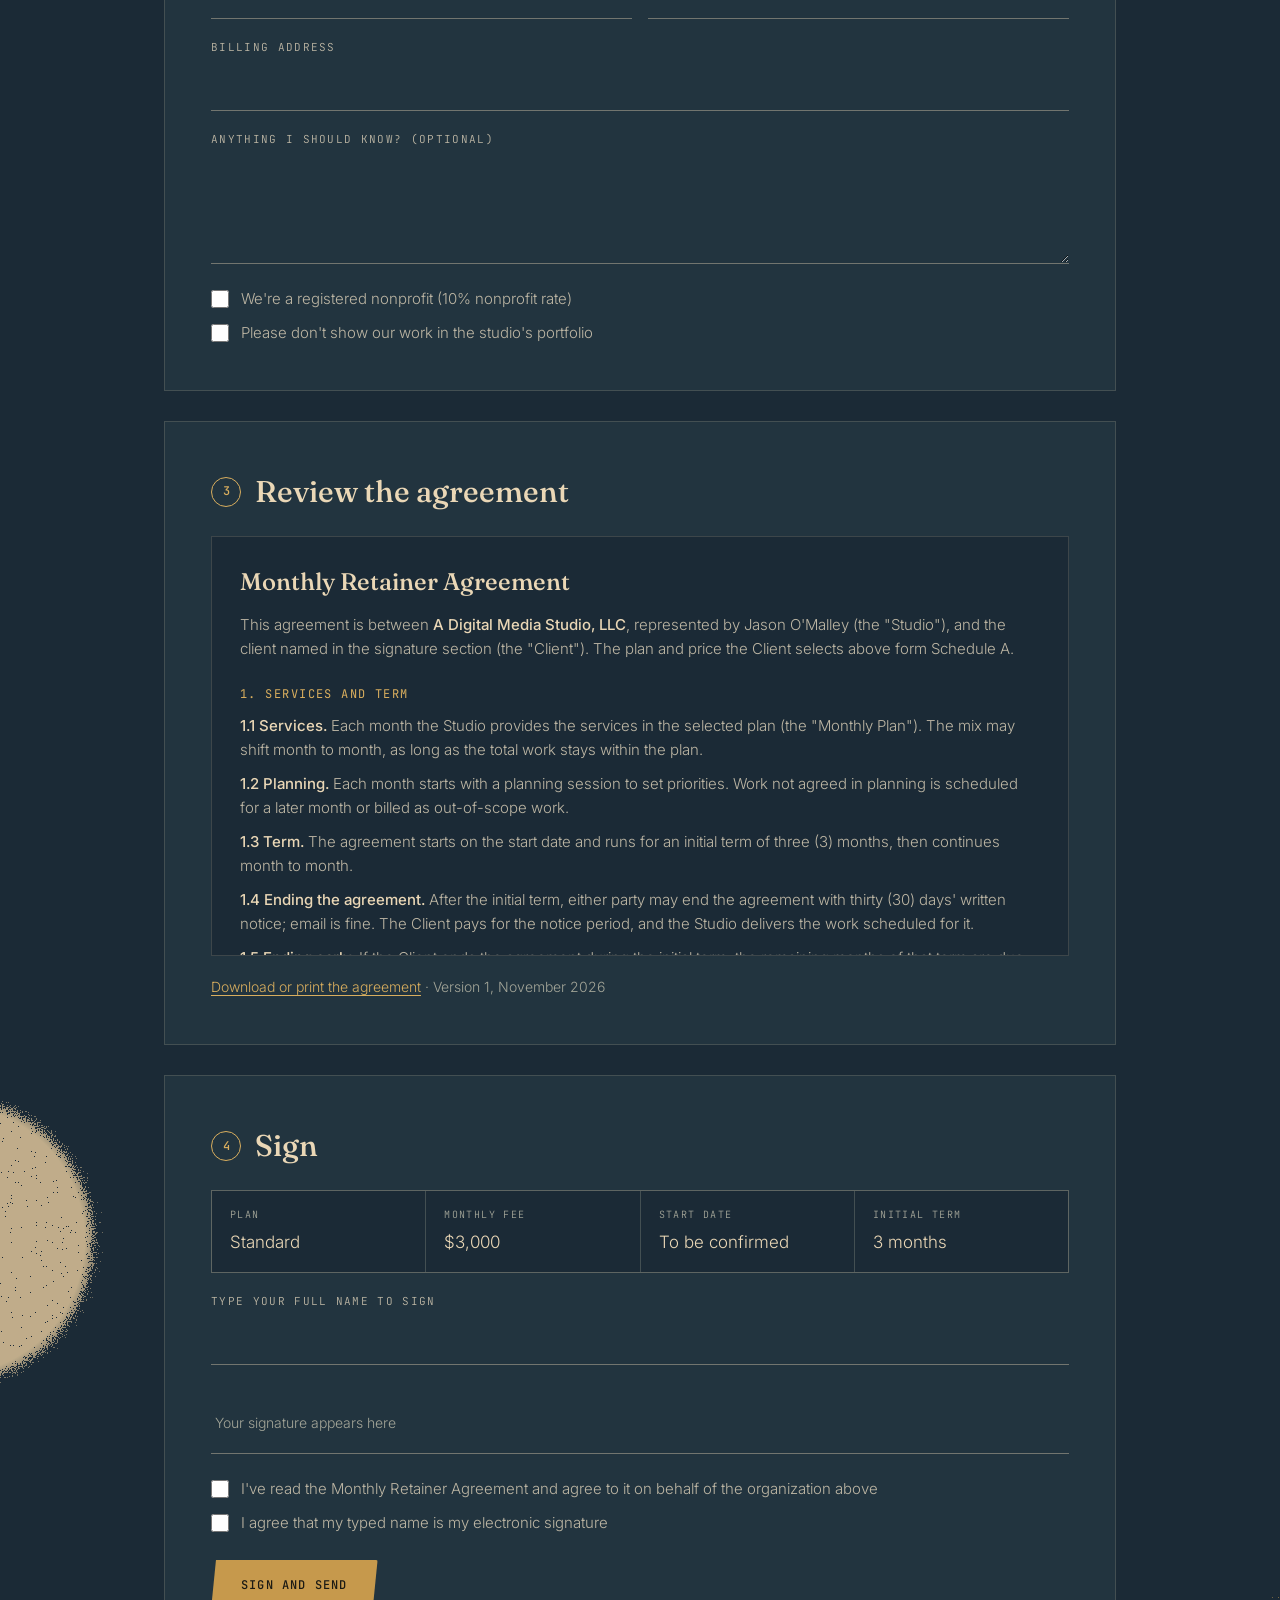
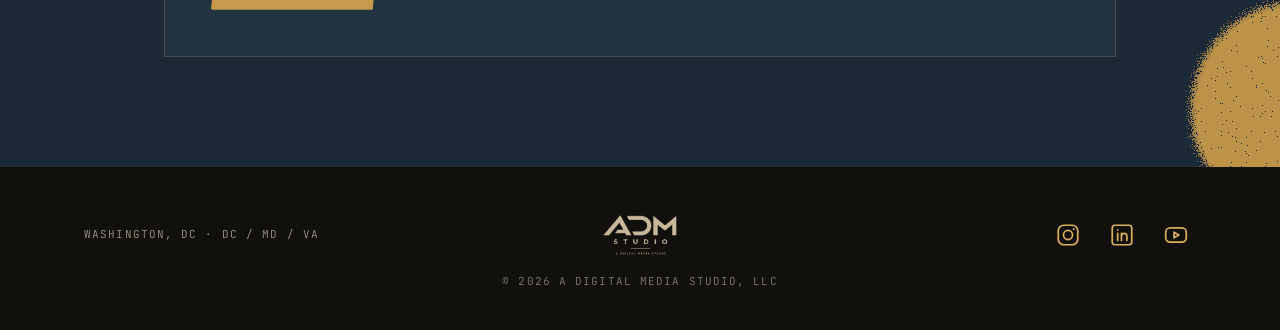
<file: start.html>
<!DOCTYPE html>
<html lang="en">
<head>
<meta charset="UTF-8">
<meta name="viewport" content="width=device-width, initial-scale=1.0, viewport-fit=cover">
<meta name="robots" content="noindex, nofollow">
<title>Start working together | A Digital Media Studio</title>
<meta name="description" content="Choose a monthly plan, review the agreement and sign online.">
<link rel="icon" href="images/favicon.ico" sizes="any">
<link rel="icon" type="image/png" sizes="32x32" href="images/favicon-32.png">
<link rel="icon" type="image/png" sizes="16x16" href="images/favicon-16.png">
<link rel="apple-touch-icon" href="images/apple-touch-icon.png">
<meta property="og:title" content="Start working together | A Digital Media Studio">
<meta property="og:description" content="Choose a monthly plan, review the agreement and sign online.">
<meta property="og:image" content="https://adigitalmediastudio.com/images/og-image.png">
<meta property="og:url" content="https://adigitalmediastudio.com/start.html">
<meta property="og:type" content="website">
<link rel="preconnect" href="https://fonts.googleapis.com">
<link rel="preconnect" href="https://fonts.gstatic.com" crossorigin>
<link href="https://fonts.googleapis.com/css2?family=Anton&family=Caveat:wght@500;600&family=Fraunces:ital,opsz,wght@0,9..144,400;0,9..144,500;1,9..144,400;1,9..144,500&family=Inter:wght@300;400;500&family=JetBrains+Mono:wght@400;500&display=swap" rel="stylesheet">
<link rel="stylesheet" href="css/site.css?v=202611211810">
<link rel="stylesheet" href="css/start.css?v=202611211810">
</head>
<body class="theme-denim page-start">
<a class="skip" href="#main">Skip to content</a>
<svg width="0" height="0" style="position:absolute" aria-hidden="true" focusable="false">
  <filter id="spray" x="-5%" y="-5%" width="110%" height="110%">
    <feTurbulence type="fractalNoise" baseFrequency="0.8" numOctaves="2" seed="7" result="noise"/>
    <feComposite in="SourceAlpha" in2="noise" operator="arithmetic" k1="0" k2="1" k3="0.9" k4="-0.7" result="sum"/>
    <feComponentTransfer in="sum" result="mask"><feFuncA type="discrete" tableValues="0 1"/></feComponentTransfer>
    <feComposite in="SourceGraphic" in2="mask" operator="in"/>
  </filter>
</svg>
<div class="paint" aria-hidden="true"><span class="dot d1"></span><span class="dot d2"></span><span class="dot d3"></span><span class="dot d4"></span></div>
<header class="site-head">
  <div class="wrap">
    <a class="brand" href="index.html" aria-label="ADM Studio home"><img src="images/logo-mark-sand.png" alt="ADM Studio" width="85" height="46"></a>
    <button class="nav-toggle" type="button" aria-expanded="false" aria-controls="site-nav">Menu</button>
    <nav class="nav" id="site-nav" aria-label="Main">
      <a href="film.html">Film</a>
      <a href="photography.html">Photo</a>
      <a href="builds.html">Websites &amp; Apps</a>
      <a href="retainer.html">Ongoing Support</a>
      <a href="about.html">About</a>
      <a class="btn nav-cta-mobile" href="get-in-touch.html">Get in touch</a>
    </nav>
    <a class="btn head-cta" href="get-in-touch.html">Get in touch</a>
  </div>
</header>
<main id="main">
<section class="wrap start" id="startPage">
  <header class="start-head">
    <p class="eyebrow">Working together</p>
    <h1 class="h1">Let's make it <em>official.</em></h1>
    <p class="lede" id="startLede">Pick your plan, read the agreement, and sign below. You'll get a copy for your records, and I'll confirm your start date within one business day.</p>
  </header>

  <form id="signForm" class="start-form" novalidate>
    <input type="hidden" name="access_key" value="19f84a20-0e99-46cd-95c0-8a7e95db971e">
    <input type="hidden" name="subject" value="Signed retainer agreement">
    <input type="hidden" name="from_name" value="adigitalmediastudio.com">
    <input type="checkbox" name="botcheck" class="hp" tabindex="-1" autocomplete="off" aria-hidden="true">

    <section class="step" aria-labelledby="s1">
      <h2 id="s1" class="step-title"><span>1</span> Choose a plan</h2>
      <div class="plans" role="radiogroup" aria-labelledby="s1">
        <label class="plan" data-plan="care">
          <input type="radio" name="plan" value="care">
          <span class="plan-name">Website care</span>
          <span class="plan-price"><b data-price="care">$500</b> / month</span>
          <span class="plan-sub">Keep your site current</span>
          <ul>
            <li>Up to 4 hours of site updates and fixes</li>
            <li>Small improvements over time</li>
            <li>Quarterly check-in</li>
            <li>Updates done within 3 business days</li>
          </ul>
        </label>
        <label class="plan" data-plan="essentials">
          <input type="radio" name="plan" value="essentials">
          <span class="plan-name">Essentials</span>
          <span class="plan-price"><b data-price="essentials">$1,800</b> / month</span>
          <span class="plan-sub">A steady start with photo, video and web</span>
          <ul>
            <li>1 photo and video shoot, up to 2 hours</li>
            <li>Up to 10 edited photos</li>
            <li>Up to 2 short videos, 60 seconds each</li>
            <li>Up to 4 hours of website work</li>
            <li>Quarterly planning session</li>
          </ul>
        </label>
        <label class="plan plan-feature" data-plan="standard">
          <input type="radio" name="plan" value="standard" checked>
          <span class="plan-tag">Most clients</span>
          <span class="plan-name">Standard</span>
          <span class="plan-price"><b data-price="standard">$3,000</b> / month</span>
          <span class="plan-sub">Fresh content and site care, every month</span>
          <ul>
            <li>1 photo and video shoot, up to 4 hours</li>
            <li>Up to 20 edited photos</li>
            <li>Up to 4 short videos, 60 seconds each</li>
            <li>Up to 8 hours of website work</li>
            <li>Monthly planning session</li>
          </ul>
        </label>
        <label class="plan" data-plan="plus">
          <input type="radio" name="plan" value="plus">
          <span class="plan-name">Plus</span>
          <span class="plan-price"><b data-price="plus">$5,500</b> / month</span>
          <span class="plan-sub">For busy months and campaigns</span>
          <ul>
            <li>2 shoots, up to 4 hours each</li>
            <li>Up to 40 edited photos</li>
            <li>Up to 8 short videos, 60 seconds each</li>
            <li>Up to 10 hours of website work</li>
            <li>Planning session and priority turnaround</li>
          </ul>
        </label>
      </div>
      <p class="deal-note" id="dealNote" hidden></p>
      <p class="fine">Every plan: 3-month start, then month to month with 30 days' notice. One round of revisions included. The mix can shift each month. <a class="linkish" href="media/adm-pricing-sheet.pdf" target="_blank" rel="noopener">Download the pricing sheet (PDF)</a></p>

      <details class="addons">
        <summary>Add-ons and extra work</summary>
        <table>
          <thead><tr><th scope="col">Add-on</th><th scope="col">Rate</th></tr></thead>
          <tbody>
            <tr><td>Extra half-day shoot, includes 10 edited photos</td><td>$750</td></tr>
            <tr><td>Extra short video, up to 60 seconds</td><td>$400</td></tr>
            <tr><td>Extra edited photo</td><td>$30 each</td></tr>
            <tr><td>Extra revision round or other out-of-scope work</td><td>$125 an hour</td></tr>
            <tr><td>Rush delivery, under 48 hours</td><td>+25% on that item</td></tr>
            <tr><td>Travel beyond 30 miles of DC</td><td>IRS mileage rate, plus approved expenses</td></tr>
          </tbody>
        </table>
      </details>
    </section>

    <section class="step" aria-labelledby="s2">
      <h2 id="s2" class="step-title"><span>2</span> Your details</h2>
      <div class="field-row">
        <label class="field">Your full name<input name="name" autocomplete="name" required></label>
        <label class="field">Title<input name="title" autocomplete="organization-title"></label>
      </div>
      <div class="field-row">
        <label class="field">Organization (legal name)<input name="organization" autocomplete="organization" required></label>
        <label class="field">Preferred start date<input type="date" name="start_date" required></label>
      </div>
      <div class="field-row">
        <label class="field">Email<input type="email" name="email" autocomplete="email" required></label>
        <label class="field">Phone<input type="tel" name="phone" autocomplete="tel"></label>
      </div>
      <label class="field">Billing address<input name="address" autocomplete="street-address"></label>
      <label class="field">Anything I should know? (optional)<textarea name="notes" rows="3"></textarea></label>
      <div class="checks">
        <label class="check"><input type="checkbox" name="nonprofit" value="Yes"> We're a registered nonprofit (10% nonprofit rate)</label>
        <label class="check"><input type="checkbox" name="portfolio_opt_out" value="Yes"> Please don't show our work in the studio's portfolio</label>
      </div>
    </section>

    <section class="step" aria-labelledby="s3">
      <h2 id="s3" class="step-title"><span>3</span> Review the agreement</h2>
      <div class="agreement" id="agreementText" tabindex="0" aria-label="Monthly Retainer Agreement">
        <h3>Monthly Retainer Agreement</h3>
        <p>This agreement is between <b>A Digital Media Studio, LLC</b>, represented by Jason O'Malley (the "Studio"), and the client named in the signature section (the "Client"). The plan and price the Client selects above form Schedule A.</p>

        <h4>1. Services and term</h4>
        <p><b>1.1 Services.</b> Each month the Studio provides the services in the selected plan (the "Monthly Plan"). The mix may shift month to month, as long as the total work stays within the plan.</p>
        <p><b>1.2 Planning.</b> Each month starts with a planning session to set priorities. Work not agreed in planning is scheduled for a later month or billed as out-of-scope work.</p>
        <p><b>1.3 Term.</b> The agreement starts on the start date and runs for an initial term of three (3) months, then continues month to month.</p>
        <p><b>1.4 Ending the agreement.</b> After the initial term, either party may end the agreement with thirty (30) days' written notice; email is fine. The Client pays for the notice period, and the Studio delivers the work scheduled for it.</p>
        <p><b>1.5 Ending early.</b> If the Client ends the agreement during the initial term, the remaining months of that term are due. Either party may end it immediately if the other seriously breaches it and does not fix the breach within ten (10) days of written notice.</p>
        <p><b>1.6 Pause.</b> After the initial term, the Client may pause once per year, for up to one (1) month, with thirty (30) days' written notice. No fee is due for the paused month.</p>

        <h4>2. Fees and payment</h4>
        <p><b>2.1 Monthly fee.</b> The Client pays the monthly fee for the selected plan. The first month is due before work begins. Registered nonprofits receive 10% off when noted.</p>
        <p><b>2.2 Invoices.</b> The Studio invoices on the 1st of each month. Invoices are due within seven (7) days by card, ACH or check.</p>
        <p><b>2.3 Late payment.</b> A balance unpaid fifteen (15) days after its due date incurs a late fee of 1.5% per month, or the highest rate the law allows if lower. The Studio may pause work until the account is current.</p>
        <p><b>2.4 Out-of-scope work.</b> Work beyond the Monthly Plan is billed at the add-on rates shown above. The Studio quotes it and gets the Client's approval, by email or otherwise in writing, before starting.</p>
        <p><b>2.5 Unused hours.</b> Unused hours do not roll over and are not refunded.</p>
        <p><b>2.6 Expenses.</b> Travel more than 30 miles from Washington, DC, location or permit fees, props, and paid stock or music are billed at cost, with the Client's approval first.</p>
        <p><b>2.7 Rescheduling.</b> The Client may reschedule a shoot at no charge with at least 48 hours' notice. A shoot cancelled with less notice counts as delivered for that month, unless it can be rebooked the same month. The Studio reschedules at no cost if it must cancel, including for illness or unsafe weather.</p>
        <p><b>2.8 Price changes.</b> The Studio may change the monthly fee with sixty (60) days' written notice, and not during the initial term.</p>
        <p><b>2.9 Discounts.</b> If Schedule A shows a discounted rate, it applies only for the period stated there. After that period the regular monthly fee for the plan applies. The end of a discount is not a price change under 2.8. Discounts do not combine beyond 15% in total.</p>

        <h4>3. Deliverables and revisions</h4>
        <p><b>3.1 Turnaround.</b> Edited photos within five (5) business days of a shoot, videos within seven to ten (7&ndash;10) business days, and website changes within three (3) business days of a complete request. Rush delivery is available at 25% extra.</p>
        <p><b>3.2 Delivery.</b> Photos and videos are delivered by online gallery or download link in web- and social-ready formats. Raw, unedited files are not included unless agreed in writing.</p>
        <p><b>3.3 Revisions.</b> Each photo set and video includes one (1) round of revisions, requested in one list within seven (7) days of delivery. Further rounds are out-of-scope work. A new concept, reshoot or major change of direction is new work.</p>
        <p><b>3.4 Client responsibilities.</b> The Client gives timely feedback and access to people, locations and content; provides logins needed for website work; has the right to use any logos, music, text or images it supplies; and arranges permission to shoot on its premises or at its events. Delays caused by missing feedback or materials extend delivery dates by the same amount.</p>

        <h4>4. Ownership and use</h4>
        <p><b>4.1 License.</b> Once paid for, the Client receives a non-exclusive, perpetual license to use the delivered photos and videos for its own marketing: website, social media, email, print, presentations and organic promotion.</p>
        <p><b>4.2 Separate licenses.</b> Paid advertising campaigns, broadcast, billboards, resale or licensing to third parties are not included and are quoted separately.</p>
        <p><b>4.3 Copyright.</b> The Studio keeps the copyright in all photos, video and footage, including unused material. The Client may not sell, sublicense or transfer the work, or alter it beyond cropping and resizing in a way that misrepresents it.</p>
        <p><b>4.4 Websites.</b> Once paid for, the Client owns the website content and pages built for it. The Studio keeps its reusable code, templates and tools, and grants the Client a perpetual license to use them as part of its site.</p>
        <p><b>4.5 Accounts.</b> The Client owns its domain, hosting and social accounts. The Studio uses access only for this agreement and returns or deletes credentials when it ends.</p>
        <p><b>4.6 Portfolio.</b> The Studio may show the work and the Client's name and logo in its portfolio and on social media, unless the Client opts out above.</p>
        <p><b>4.7 Releases.</b> The Client is responsible for getting consent from its staff and guests who appear in the work, for the uses it intends. The Studio provides a model release form on request.</p>
        <p><b>4.8 Storage.</b> The Studio keeps delivered files for at least twelve (12) months after delivery.</p>

        <h4>5. Legal terms</h4>
        <p><b>5.1 Confidentiality.</b> Each party keeps the other's non-public business information confidential and uses it only for this agreement.</p>
        <p><b>5.2 Independent contractor.</b> The Studio is an independent contractor. It sets its own methods and hours, provides its own equipment, and handles its own taxes and insurance.</p>
        <p><b>5.3 Limit of liability.</b> Neither party is liable for indirect or consequential damages, such as lost profits. The Studio's total liability is limited to the fees paid in the three (3) months before a claim. If files are lost or damaged through the Studio's fault, its responsibility is limited to reshooting at no charge or refunding the fee for the affected work.</p>
        <p><b>5.4 Indemnity.</b> The Client is responsible for claims arising from materials it supplies or from use of the work outside this agreement. The Studio is responsible for claims that its original work infringes someone else's rights.</p>
        <p><b>5.5 Events outside our control.</b> Neither party is responsible for delays caused by events beyond its reasonable control, such as illness, severe weather, outages or government action. Affected work is rescheduled.</p>
        <p><b>5.6 Governing law.</b> This agreement is governed by the laws of the District of Columbia. The parties will first try to resolve any dispute through good-faith discussion for thirty (30) days.</p>
        <p><b>5.7 Entire agreement.</b> This agreement and the selected plan are the full agreement. Changes must be in writing and agreed by both parties; email counts. If any part is unenforceable, the rest still applies.</p>
        <p><b>5.8 Electronic signature.</b> Both parties agree that typed names submitted through this page are valid signatures. The Studio countersigns by emailing a confirmation of the start date.</p>
      </div>
      <p class="fine"><button type="button" class="linkish" id="printAgreement">Download or print the agreement</button> &middot; Version 1, November 2026</p>
    </section>

    <section class="step" aria-labelledby="s4">
      <h2 id="s4" class="step-title"><span>4</span> Sign</h2>
      <div class="summary" id="planSummary" aria-live="polite"></div>
      <label class="field">Type your full name to sign<input name="signature" id="sigInput" autocomplete="off" required></label>
      <p class="sig-preview" id="sigPreview" aria-hidden="true"></p>
      <div class="checks">
        <label class="check"><input type="checkbox" name="agree_terms" value="Yes" required> I've read the Monthly Retainer Agreement and agree to it on behalf of the organization above</label>
        <label class="check"><input type="checkbox" name="agree_esign" value="Yes" required> I agree that my typed name is my electronic signature</label>
      </div>
      <input type="hidden" name="plan_name">
      <input type="hidden" name="monthly_fee">
      <input type="hidden" name="discount">
      <input type="hidden" name="signed_at">
      <input type="hidden" name="agreement_version" value="v1, November 2026">
      <p class="form-status" id="signStatus" role="status"></p>
      <button class="btn" type="submit">Sign and send</button>
    </section>
  </form>

  <section class="signed" id="signedView" hidden>
    <p class="eyebrow">Signed</p>
    <h2 class="h2">Thank you. <em>We're on.</em></h2>
    <p class="lede">Your signed agreement is on its way to me. I'll email you within one business day to confirm your start date and send the first invoice.</p>
    <div class="btn-row"><button class="btn" type="button" id="saveCopy">Save your copy (PDF)</button></div>
  </section>

  <section class="print-copy" id="printCopy" aria-hidden="true">
    <img src="images/logo-mark-ink.png" alt="" width="150" height="81">
    <div id="printFields"></div>
  </section>
</section>
</main>
<footer class="site-foot">
  <div class="wrap">
    <span class="foot-place">Washington, DC · DC / MD / VA</span>
    <a class="foot-brand" href="index.html" aria-label="ADM Studio home"><img src="images/logo-mark-sand.png" alt="ADM Studio" width="917" height="498"></a>
    <span class="foot-contact">
      <span class="socials">
        <a href="https://www.instagram.com/adigitalmediastudio/" target="_blank" rel="noopener" aria-label="Instagram"><svg viewBox="0 0 24 24" aria-hidden="true"><rect x="3" y="3" width="18" height="18" rx="5"/><circle cx="12" cy="12" r="4.2"/><circle cx="17.3" cy="6.7" r="0.9" class="fill"/></svg></a>
        <a href="https://www.linkedin.com/company/a-digital-media-studio/" target="_blank" rel="noopener" aria-label="LinkedIn"><svg viewBox="0 0 24 24" aria-hidden="true"><rect x="3" y="3" width="18" height="18" rx="2.5"/><path d="M8 10.5V17M8 7.2v.1M11.5 17v-6.5M11.5 13.2c0-1.6 1.1-2.8 2.6-2.8s2.4 1 2.4 2.8V17"/></svg></a>
        <a href="https://www.youtube.com/@adigitalmediastudio" target="_blank" rel="noopener" aria-label="YouTube"><svg viewBox="0 0 24 24" aria-hidden="true"><rect x="2.5" y="5.5" width="19" height="13" rx="4"/><path d="M10.2 9.4v5.2l4.5-2.6z"/></svg></a>
      </span>
    </span>
    <span class="foot-copy">© <span class="yr">2026</span> A Digital Media Studio, LLC</span>
  </div>
</footer>
<script src="js/site.js?v=202611211810"></script>
<script src="js/start.js?v=202611211810"></script>
</body>
</html>
</file>
<file: css/site.css>
/* A Digital Media Studio: site styles (2026 redesign)
   One stylesheet for every page except contact.html (the digital card),
   which keeps its own contact.css. */

:root{
  /* shared */
  --pad:clamp(20px,5vw,64px);
  --serif:'Fraunces',Georgia,serif;
  --sans:'Inter',system-ui,sans-serif;
  --mono:'JetBrains Mono',ui-monospace,monospace;
  /* brand colors (from the logo art) */
  --sand:#E6D2B0;
  --denim:#2D4A63;
  --olive:#5C5A2B;
  --mustard:#C6994C;
}

/* ---------- three page themes ----------
   Every page sets one on <body>. Same layout, fonts and parts everywhere;
   only these colors change.
   theme-paper  (B) home: sand paper, ink text, denim accents
   theme-denim  (A) service pages: deep denim, sand text, mustard accents
   theme-ink    (C) about + contact: warm black, sand text, mustard accents */
body,.theme-denim{
  --bg:#1B2A36; --bg-deep:#16232D; --panel:#22343F; --panel-hi:#283C49;
  --cream:#EAD7B6; --dim:#BDB6A4; --faint:#A3A598;
  --accent:#C6994C; --on-accent:#1B1A14; --accent-text:#D9AE5E; --eyebrow:#D9AE5E;
  --line:rgba(234,215,182,.16); --line-strong:rgba(234,215,182,.4); --dash:rgba(217,174,94,.5);
  --grain-blend:screen; --grain-opacity:.07;
}
.theme-ink{
  --bg:#16150F; --bg-deep:#1E1C15; --panel:#23211A; --panel-hi:#2B2920;
  --cream:#ECDDC2; --dim:#B3AC9B; --faint:#9D9786;
  --accent:#E0B25C; --on-accent:#16150F; --accent-text:#E0B25C; --eyebrow:#8EA6BC;
  --line:rgba(236,221,194,.15); --line-strong:rgba(236,221,194,.4); --dash:rgba(224,178,92,.5);
  --grain-blend:screen; --grain-opacity:.06;
}
.theme-paper{
  --bg:#E6D2B0; --bg-deep:#DCC59F; --panel:#EDDDC0; --panel-hi:#F1E4CB;
  --cream:#1F1D18; --dim:#4A4537; --faint:#5E5747;
  --accent:#1F1D18; --on-accent:#E6D2B0; --accent-text:#2D4A63; --eyebrow:#2D4A63;
  --line:rgba(31,29,24,.16); --line-strong:rgba(31,29,24,.5); --dash:rgba(45,74,99,.5);
  --grain-blend:multiply; --grain-opacity:.22;
}

*{box-sizing:border-box}
[hidden]{display:none!important}
html{scroll-behavior:smooth;background:#11100C;overscroll-behavior-y:none}
/* The page canvas is footer ink, so a bounce past the bottom shows more footer
   instead of the page color. Body fills the screen and the footer sits at the
   bottom even on short pages. */
body{min-height:100vh;min-height:100dvh;display:flex;flex-direction:column}
body>main{flex:1 0 auto}
/* Safari's bottom toolbar takes its tint from the body's background-color, so that
   color is footer ink; the page color is painted on top as an image. */
body{background:linear-gradient(var(--bg),var(--bg)) #11100C}
body{
  position:relative;margin:0;overflow-x:clip;color:var(--cream);
  font-family:var(--sans);font-weight:300;line-height:1.6;
  -webkit-font-smoothing:antialiased;
}
img{max-width:100%;height:auto}
a{color:var(--cream);text-decoration:none;transition:color .2s ease}
a:hover{color:var(--accent-text)}
:focus-visible{outline:2px solid var(--accent-text);outline-offset:3px}
h1,h2,h3,p,ul,ol,dl,figure{margin:0}
.wrap{max-width:1240px;margin:0 auto;padding-left:var(--pad);padding-right:var(--pad)}
/* iPhone landscape: colors run edge to edge, text stays clear of the notch */
.wrap{padding-left:max(var(--pad),env(safe-area-inset-left));padding-right:max(var(--pad),env(safe-area-inset-right))}
.skip{position:absolute;left:-9999px}
.skip:focus{left:16px;top:16px;background:var(--accent);color:var(--on-accent);padding:10px 14px;z-index:99}

/* ---------- type helpers ---------- */
.label{font-family:var(--mono);font-size:12px;letter-spacing:.16em;text-transform:uppercase;color:var(--faint)}
.eyebrow{font-family:var(--mono);font-size:12px;letter-spacing:.16em;text-transform:uppercase;color:var(--eyebrow);margin-bottom:18px}
.h1{font-family:var(--serif);font-weight:500;font-size:clamp(42px,6vw,76px);line-height:1.05;letter-spacing:-.02em}
.h1 em,.home-h1 em{font-style:italic;font-weight:400;color:var(--accent-text)}
.h2{font-family:var(--serif);font-weight:500;font-size:clamp(30px,3.6vw,42px);line-height:1.15}
.lede{margin-top:24px;max-width:54ch;font-size:18px;color:var(--dim)}
.dim{color:var(--dim)}
.small-note{margin-top:22px;font-family:var(--mono);font-size:12px;line-height:1.9;color:var(--faint)}

/* ---------- buttons ---------- */
.btn{
  display:inline-block;font-family:var(--mono);font-size:12px;font-weight:500;
  letter-spacing:.1em;text-transform:uppercase;
  background:var(--accent);color:var(--on-accent);border:1px solid var(--accent);
  padding:17px 26px;border-radius:2px;cursor:pointer;
  transition:background .2s ease,border-color .2s ease,color .2s ease;
}
.btn:hover{background:var(--accent-text);border-color:var(--accent-text);color:var(--on-accent)}
.btn-line{background:transparent;color:var(--cream);border-color:var(--line-strong);font-weight:400}
.btn-line:hover{background:transparent;color:var(--cream);border-color:var(--accent-text)}
.btn-row{display:flex;flex-wrap:wrap;gap:14px;margin-top:38px}

/* ---------- header ---------- */
.site-head{border-bottom:1px solid var(--line)}
.site-head .wrap{display:flex;flex-wrap:wrap;align-items:center;justify-content:space-between;gap:18px 28px;padding-top:20px;padding-bottom:20px}
.brand img{height:46px;width:auto;display:block}
.nav{display:flex;flex-wrap:wrap;align-items:center;gap:10px 30px;font-family:var(--mono);font-size:12px;letter-spacing:.1em;text-transform:uppercase}
.nav a{color:var(--dim);padding:12px 0;border-bottom:2px solid transparent}
.nav a:hover{color:var(--cream)}
.nav a[aria-current="page"]{color:var(--cream);border-bottom-color:var(--accent)}
.nav .btn{padding:13px 20px;border-bottom:1px solid var(--accent);color:var(--on-accent)}
.nav .btn:hover{color:var(--on-accent)}
.nav-toggle{display:none}

@media (max-width:879px){
  .nav-toggle{
    display:inline-flex;align-items:center;gap:10px;background:none;border:1px solid var(--line-strong);
    color:var(--cream);font-family:var(--mono);font-size:12px;letter-spacing:.1em;text-transform:uppercase;
    padding:12px 16px;border-radius:2px;cursor:pointer;
  }
  .nav{display:none;width:100%;flex-direction:column;align-items:stretch;gap:0;padding-bottom:8px}
  .nav.open{display:flex}
  .nav a{padding:16px 0;border-bottom:1px solid var(--line)}
  .nav a[aria-current="page"]{border-bottom-color:var(--line);color:var(--accent-text)}
  .nav .btn{margin-top:16px;text-align:center;padding:16px}
}

/* ---------- page intro ---------- */
.intro{padding-top:clamp(56px,8vw,100px);padding-bottom:48px}

/* ---------- sections ---------- */
.section{border-top:1px solid var(--line);padding-top:80px;padding-bottom:80px}
.section-head{display:flex;flex-wrap:wrap;justify-content:space-between;align-items:flex-end;gap:16px 40px;margin-bottom:36px}
.section-head p{max-width:46ch;color:var(--dim)}
.band{background:var(--bg-deep);padding-top:clamp(56px,7vw,90px);padding-bottom:clamp(56px,7vw,90px)}
.cta{border-top:1px solid var(--line);padding-top:90px;padding-bottom:90px;text-align:center}
.cta h2{font-family:var(--serif);font-weight:500;font-size:clamp(32px,4.4vw,52px);line-height:1.1}
.cta .btn{margin-top:30px}

/* ---------- home ---------- */
.home-hero{display:flex;flex-wrap:wrap;align-items:center;gap:56px;padding-top:clamp(56px,9vw,120px);padding-bottom:clamp(56px,9vw,120px)}
.home-hero-text{flex:999 1 520px;min-width:0}
.home-h1{font-family:var(--serif);font-weight:500;font-size:clamp(48px,7vw,92px);line-height:1.02;letter-spacing:-.02em}
.home-hero figure{flex:1 1 360px;max-width:440px}
.home-hero figure img{width:100%;aspect-ratio:4/5;object-fit:cover;display:block;border-radius:2px}
.home-hero figcaption{margin-top:12px;font-family:var(--mono);font-size:11px;letter-spacing:.12em;text-transform:uppercase;color:var(--faint)}

.doors{border-top:1px solid var(--line);margin-top:22px;list-style:none;padding:0}
.door{display:flex;flex-wrap:wrap;align-items:baseline;gap:8px 32px;padding:30px 12px;border-bottom:1px solid var(--line);transition:background .2s ease}
.door:hover{background:var(--panel);color:var(--cream)}
.door .num{font-family:var(--mono);font-size:12px;color:var(--faint);width:32px}
.door .name{flex:1 1 260px;font-family:var(--serif);font-weight:500;font-size:clamp(28px,3.2vw,40px)}
.door .desc{flex:2 1 320px;font-size:16px;color:var(--dim)}
.door .arrow{font-size:22px;color:var(--accent-text);transition:transform .2s ease}
.door:hover .arrow{transform:translateX(4px)}

.names{list-style:none;padding:0;display:flex;flex-wrap:wrap;justify-content:center;align-items:center;gap:22px 48px;font-family:var(--serif);font-size:clamp(18px,2vw,24px)}

.quotes{display:grid;grid-template-columns:repeat(auto-fit,minmax(300px,1fr));gap:24px}
.quote{padding:34px;border:1px solid var(--line);border-radius:2px;background:var(--bg-deep)}
.quote blockquote{margin:0;font-family:var(--serif);font-style:italic;font-size:22px;line-height:1.45}
.quote figcaption{margin-top:20px;font-family:var(--mono);font-size:11px;letter-spacing:.12em;text-transform:uppercase;color:var(--faint)}

/* ---------- media slots ----------
   A slot shows a dashed placeholder with its label until the real image
   loads. To fill one, drop a file at the path in its <img src>. */
.slot{position:relative;overflow:hidden;background:var(--bg-deep);border:1px dashed var(--dash)}
.slot.has-media{border:0}
.slot:not(.has-media) img{opacity:0}
.slot img{position:absolute;inset:0;width:100%;height:100%;object-fit:cover;display:block}
.slot .slot-label{position:absolute;left:16px;right:16px;bottom:14px;font-family:var(--mono);font-size:11px;letter-spacing:.1em;text-transform:uppercase;color:var(--faint)}
.slot.has-media .slot-label{display:none}
.ratio-portrait{aspect-ratio:4/5}
.ratio-wide{aspect-ratio:16/10}
.ratio-video{aspect-ratio:16/9}

.gallery{display:grid;grid-template-columns:repeat(auto-fit,minmax(300px,1fr));gap:12px}

/* ---------- price cards ---------- */
.cards{display:grid;grid-template-columns:repeat(auto-fit,minmax(240px,1fr));gap:1px;background:var(--line);border:1px solid var(--line)}
.card{background:var(--panel);padding:32px 28px}
.card.featured{background:var(--panel-hi);position:relative}
.card .tag{position:absolute;top:16px;right:16px;font-family:var(--mono);font-size:10px;letter-spacing:.12em;text-transform:uppercase;color:var(--accent-text);border:1px solid var(--dash);padding:3px 8px}
.card .name{font-family:var(--serif);font-size:20px}
.card .price{margin:10px 0 14px;font-family:var(--serif);font-size:40px;color:var(--accent-text)}
.card .details{padding-top:14px;border-top:1px solid var(--line);font-size:14px;color:var(--dim)}
.card h3{font-family:var(--serif);font-weight:500;font-size:22px;margin-bottom:12px}
.card ul{list-style:none;padding:0;display:flex;flex-direction:column;gap:8px;font-size:15px;color:var(--dim)}
.card .step{font-family:var(--mono);font-size:12px;color:var(--accent-text);margin-bottom:10px}
.card p{font-size:15px;color:var(--dim)}

/* ---------- split rows ---------- */
.split{display:flex;flex-wrap:wrap;gap:40px 72px}
.split > .side{flex:1 1 320px}
.split > .main{flex:2 1 420px}
.rate-row{display:flex;justify-content:space-between;gap:20px;padding:20px 0;border-bottom:1px solid var(--line)}
.rate-row span:first-child{font-family:var(--mono);font-size:12px;letter-spacing:.08em;text-transform:uppercase;color:var(--dim)}
.rate-row span:last-child{font-family:var(--serif);font-size:22px;color:var(--accent-text);white-space:nowrap}

.video-row{display:flex;flex-wrap:wrap;align-items:center;gap:40px 64px}
.video-row .slot{flex:2 1 480px}
.video-row .text{flex:1 1 300px}
.play{position:absolute;inset:0;display:flex;flex-direction:column;align-items:center;justify-content:center;gap:14px;background:none;border:0;color:var(--cream);cursor:pointer;width:100%}
.play .circle{width:64px;height:64px;border-radius:50%;border:1px solid var(--line-strong);display:flex;align-items:center;justify-content:center;transition:border-color .2s ease,background .2s ease}
.play:hover .circle{border-color:var(--accent-text);background:var(--line)}
.play .circle::after{content:"";margin-left:4px;border-left:13px solid var(--cream);border-top:8px solid transparent;border-bottom:8px solid transparent}
.play .slot-label{position:static}
.slot iframe{position:absolute;inset:0;width:100%;height:100%;border:0}

/* ---------- builds ---------- */
.feature{display:flex;flex-wrap:wrap;align-items:center;gap:48px 80px;background:var(--bg-deep);border:1px solid var(--line);padding:clamp(32px,5vw,64px)}
.feature .text{flex:1 1 360px}
.feature .text p{max-width:46ch;color:var(--dim);margin-bottom:22px}
.plus-list{list-style:none;padding:0;display:flex;flex-direction:column;gap:10px;font-size:15px}
.plus-list li{display:flex;gap:12px}
.plus-list li::before{content:"+";color:var(--accent-text)}
.phone-frame{flex:0 0 auto;margin:0 auto;width:250px;padding:10px;border-radius:44px;background:#0F1718;box-shadow:0 30px 60px rgba(0,0,0,.45)}
.phone-frame img{width:100%;aspect-ratio:900/1957;object-fit:cover;display:block;border-radius:34px}
.text-link{color:var(--accent-text);border-bottom:1px solid var(--dash)}

.projects{display:grid;grid-template-columns:repeat(auto-fit,minmax(280px,1fr));gap:28px}
.project .kind{margin:16px 0 4px;font-family:var(--mono);font-size:11px;letter-spacing:.1em;text-transform:uppercase;color:var(--faint)}
.project h3{font-family:var(--serif);font-weight:500;font-size:22px;margin-bottom:8px}
.project p{font-size:15px;color:var(--dim)}
.steps{list-style:none;padding:0}

/* ---------- about ---------- */
.about-hero{display:flex;flex-wrap:wrap;align-items:center;gap:48px 80px;padding-top:clamp(56px,8vw,100px);padding-bottom:80px}
.about-hero img{flex:1 1 320px;max-width:460px;width:100%;aspect-ratio:4/5;object-fit:cover;display:block;border-radius:2px}
.about-hero .text{flex:999 1 420px;min-width:0}
.facts{margin-top:34px;display:grid;grid-template-columns:max-content 1fr;gap:12px 28px;font-size:15px}
.facts dt{font-family:var(--mono);font-size:11px;letter-spacing:.12em;text-transform:uppercase;color:var(--faint);padding-top:3px}
.facts dd{margin:0}
.story{display:grid;grid-template-columns:repeat(auto-fit,minmax(300px,1fr));gap:56px 72px}
.story h2{font-family:var(--serif);font-weight:500;font-size:28px;margin:10px 0 14px}
.story p{color:var(--dim)}
.story .eyebrow{margin-bottom:0}

/* ---------- contact page ---------- */
.contact{display:flex;flex-wrap:wrap;gap:56px 96px;padding-top:clamp(56px,8vw,100px);padding-bottom:100px}
.contact .side{flex:1 1 320px}
.contact .side .lede{max-width:38ch;margin-bottom:36px}
.contact dl{display:flex;flex-direction:column;gap:18px}
.contact dt{font-family:var(--mono);font-size:11px;letter-spacing:.12em;text-transform:uppercase;color:var(--faint)}
.contact dd{margin:4px 0 0;font-size:17px}
.form-box{flex:2 1 460px;background:var(--panel);border:1px solid var(--line);padding:clamp(28px,4vw,48px)}
.form-box form{display:flex;flex-direction:column;gap:22px}
.form-box fieldset{border:0;margin:0;padding:0}
.form-box legend,.field{font-family:var(--mono);font-size:11px;letter-spacing:.12em;text-transform:uppercase;color:var(--dim)}
.form-box legend{margin-bottom:12px}
.chips{display:flex;flex-wrap:wrap;gap:10px}
.chip{position:relative}
.chip input{position:absolute;opacity:0;pointer-events:none}
.chip span{
  display:inline-block;padding:12px 18px;border-radius:2px;border:1px solid var(--line-strong);
  font-family:var(--sans);font-size:14px;letter-spacing:0;text-transform:none;color:var(--cream);cursor:pointer;
  transition:background .2s ease,border-color .2s ease;
}
.chip input:checked + span{background:var(--accent);border-color:var(--accent);color:var(--on-accent);font-weight:500}
.chip input:focus-visible + span{outline:2px solid var(--accent-text);outline-offset:2px}
.field-row{display:grid;grid-template-columns:repeat(auto-fit,minmax(200px,1fr));gap:16px}
.field{display:flex;flex-direction:column;gap:6px}
.field input,.field textarea{
  background:var(--bg);border:1px solid var(--line-strong);border-radius:2px;padding:13px 14px;
  color:var(--cream);font-family:var(--sans);font-size:15px;letter-spacing:0;text-transform:none;
}
.field textarea{resize:vertical;min-height:130px}
.field input:focus,.field textarea:focus{outline:2px solid var(--accent-text);outline-offset:1px}
.field input:-webkit-autofill{-webkit-text-fill-color:var(--cream);-webkit-box-shadow:0 0 0 1000px var(--bg) inset}
.form-box .btn{align-self:flex-start;border:0}
.form-box .btn:disabled{opacity:.5;cursor:not-allowed}
.form-status{font-family:var(--mono);font-size:12px;color:var(--accent-text)}
.form-status:empty{display:none}
.sent{text-align:center;padding:48px 0}
.sent p:first-child{font-family:var(--serif);font-size:32px;margin-bottom:10px}
.sent p{color:var(--dim)}
.sent .btn{margin-top:26px}

/* ---------- footer ---------- */
.site-foot{border-top:1px solid var(--line)}
.site-foot .wrap{display:flex;flex-wrap:wrap;justify-content:space-between;gap:14px 30px;padding-top:30px;padding-bottom:40px;font-family:var(--mono);font-size:11px;letter-spacing:.1em;text-transform:uppercase;color:var(--faint)}
.site-foot a{color:var(--dim)}
.site-foot a:hover{color:var(--accent-text)}

@media (prefers-reduced-motion:reduce){
  *{transition:none!important;scroll-behavior:auto!important}
}

/* ---------- film grain over every page ---------- */
body::after{
  content:"";position:fixed;inset:0;pointer-events:none;z-index:50;
  opacity:var(--grain-opacity);mix-blend-mode:var(--grain-blend);
  background-image:url("data:image/svg+xml,%3Csvg xmlns='http://www.w3.org/2000/svg' width='160' height='160'%3E%3Cfilter id='n'%3E%3CfeTurbulence type='fractalNoise' baseFrequency='0.85' numOctaves='2' stitchTiles='stitch'/%3E%3CfeColorMatrix type='saturate' values='0'/%3E%3C/filter%3E%3Crect width='100%25' height='100%25' filter='url(%23n)'/%3E%3C/svg%3E");
}

/* logo is white; print it in ink on the paper theme */
.theme-paper .brand img{filter:brightness(0);opacity:.9}

/* ---------- viewfinder corner marks (from the logo art) ---------- */
.corners{position:relative}
.corners::before,.corners::after{content:"";position:absolute;width:22px;height:22px;pointer-events:none}
.corners::before{top:18px;left:18px;border-top:2px solid var(--mustard);border-left:2px solid var(--mustard)}
.corners::after{bottom:18px;right:18px;border-bottom:2px solid var(--denim);border-right:2px solid var(--denim)}
.theme-denim .corners::after,.theme-ink .corners::after{border-color:#8EA6BC}

/* ---------- home hero: spray-paint poster ---------- */
.poster{position:relative;overflow:hidden;isolation:isolate}
.home-hero{flex-direction:column;align-items:center;text-align:center;min-height:calc(100svh - 87px);justify-content:center}
.home-hero .lede{margin-left:auto;margin-right:auto}
.home-hero .btn-row{justify-content:center}
.home-hero .crosshair{position:absolute;width:26px;height:26px;opacity:.8}
.home-hero .crosshair::before,.home-hero .crosshair::after{content:"";position:absolute;background:var(--mustard)}
.home-hero .crosshair::before{left:0;right:0;top:50%;height:1.5px}
.home-hero .crosshair::after{top:0;bottom:0;left:50%;width:1.5px}
.home-hero .ch1{top:12%;right:9%}
.home-hero .ch2{bottom:12%;left:8%}
@media (max-width:640px){.home-hero .crosshair{display:none}}
.theme-paper .home-hero .btn-line{background:var(--bg)}
@media (max-width:640px){
  .home-hero{min-height:0;padding-top:96px;padding-bottom:110px}
}

/* client logos: each one sits in the same size box so none can stretch
   or overpower the others. Tune a single logo with its own class below. */
.client-logo{display:block;width:auto;height:44px;max-width:180px;object-fit:contain;opacity:.92}
.logo-defjam{height:58px}
.logo-cure{height:40px}


/* =====================================================================
   STUDIO WALL KIT
   Things pinned above the workbench: one loud heading face, pencil notes,
   taped Polaroids, spray-paint dots. Same parts on every page.
   ===================================================================== */
:root{--display:'Anton','Impact',sans-serif;--hand:'Caveat','Bradley Hand',cursive}

/* one loud heading face; Fraunces italic stays for the soft accent words */
.h1,.home-h1,.h2,.cta h2,.story h2,.sent p:first-child{
  font-family:var(--display);font-weight:400;text-transform:uppercase;letter-spacing:.01em;line-height:1.02;
}
.h1{font-size:clamp(46px,6.4vw,84px)}
.home-h1{font-size:clamp(54px,8vw,112px)}
.h2{font-size:clamp(34px,4vw,52px)}
.cta h2{font-size:clamp(38px,5vw,64px)}
.story h2{font-size:30px}
.h1 em,.home-h1 em,.h2 em,.cta h2 em{font-family:var(--serif);font-style:italic;font-weight:400;text-transform:none;letter-spacing:-.01em;color:var(--accent-text)}
.accent-line{margin-top:10px;font-family:var(--serif);font-style:italic;font-size:clamp(20px,2.2vw,26px);color:var(--accent-text)}

/* pencil notes */
.note{display:inline-flex;align-items:center;gap:8px;font-family:var(--hand);font-size:24px;line-height:1.1;color:var(--eyebrow)}
.note svg{flex-shrink:0;width:48px;height:32px;stroke:currentColor;fill:none;stroke-width:2;stroke-linecap:round}

/* slanted solid buttons */
.btn:not(.btn-line){clip-path:polygon(3% 0,100% 0,97% 100%,0 100%);padding-left:30px;padding-right:30px}

/* ---------- taped Polaroids ----------
   Hover one: it straightens, lifts and shows its color; the photos on
   either side lean away as if bumped. */
.wall{display:flex;flex-wrap:wrap;justify-content:center;align-items:flex-start;gap:34px 26px;padding:24px 0}
.polaroid{
  --tilt:0deg;--w:250px;
  position:relative;width:var(--w);max-width:100%;margin:0;
  background:#F4ECDD;padding:11px 11px 0;
  box-shadow:0 14px 28px -10px rgba(0,0,0,.45),0 2px 4px rgba(0,0,0,.15);
  transform:rotate(var(--tilt));
  transition:transform .45s cubic-bezier(.2,.9,.25,1.2),box-shadow .35s ease;
}
.polaroid .tape{
  position:absolute;z-index:2;top:-13px;left:50%;width:88px;height:26px;margin-left:-44px;
  background:rgba(238,229,205,.82);transform:rotate(var(--tape,-4deg));
  box-shadow:0 1px 2px rgba(0,0,0,.12);
  clip-path:polygon(0 8%,6% 0,12% 10%,18% 0,24% 8%,30% 0,70% 0,76% 9%,82% 0,88% 10%,94% 0,100% 8%,100% 92%,94% 100%,88% 90%,82% 100%,76% 92%,70% 100%,30% 100%,24% 91%,18% 100%,12% 90%,6% 100%,0 92%);
}
.polaroid .photo{position:relative;overflow:hidden;aspect-ratio:var(--ratio,4/5);background:#2B2A26}
.polaroid .photo img{position:absolute;inset:0;width:100%;height:100%;object-fit:cover;display:block;transition:filter .5s ease}
.polaroid.bw .photo img{filter:grayscale(1) contrast(1.08)}
.polaroid figcaption{min-height:50px;padding:9px 6px 12px;text-align:center;font-family:var(--hand);font-size:21px;line-height:1.15;color:#2D4A63}
.polaroid .photo.slot{border:0}
.polaroid .photo.slot:not(.has-media){background:repeating-linear-gradient(135deg,#3A3934 0 12px,#34332E 12px 24px)}
.polaroid .photo .slot-label{color:#B9B3A3}

@media (hover:hover){
  .polaroid:hover{transform:rotate(0deg) translateY(-6px) scale(1.04);z-index:5;box-shadow:0 24px 40px -12px rgba(0,0,0,.55),0 2px 4px rgba(0,0,0,.15)}
  .polaroid.bw:hover .photo img{filter:none}
  .polaroid:hover + .polaroid{transform:rotate(calc(var(--tilt) + 4deg)) translateX(16px)}
  .polaroid:has(+ .polaroid:hover){transform:rotate(calc(var(--tilt) - 4deg)) translateX(-16px)}
}
/* touch screens: color fades in slowly once the photo has been on screen a beat,
   and a tap lifts and straightens it like the desktop hover (set by site.js) */
.polaroid.bw.seen .photo img{filter:none}
@media (hover:hover){.polaroid.bw.seen:not(:hover) .photo img{filter:grayscale(1) contrast(1.08)}}
@media (hover:none){
  .polaroid{-webkit-tap-highlight-color:transparent;cursor:pointer;touch-action:manipulation;-webkit-user-select:none;user-select:none}
  /* keep iOS from grabbing the photo itself on a press (the "open image" preview) */
  .polaroid .photo img{pointer-events:none;-webkit-touch-callout:none;-webkit-user-drag:none}
  .polaroid.bw .photo img{transition:filter .7s ease}
  .polaroid.lift{transform:rotate(0deg) translateY(-6px) scale(1.04);z-index:5;box-shadow:0 24px 40px -12px rgba(0,0,0,.55),0 2px 4px rgba(0,0,0,.15)}
  .polaroid.lift .photo img{filter:none;transition-duration:.35s}
  .polaroid.lift + .polaroid{transform:rotate(calc(var(--tilt) + 4deg)) translateX(16px)}
  .polaroid:has(+ .polaroid.lift){transform:rotate(calc(var(--tilt) - 4deg)) translateX(-16px)}
}

/* ---------- spray-paint dots ----------
   Full circles that belong to the page, peeking in from the edges. */
.paint{position:absolute;inset:0;z-index:0;pointer-events:none;overflow:hidden}
.paint .dot{position:absolute;border-radius:50%;filter:url(#spray);opacity:.95}
.paint .d1{width:380px;height:380px;top:150px;left:-230px;background:radial-gradient(circle,var(--dot1) 0 56%,transparent 71%)}
.paint .d2{width:300px;height:300px;top:78vh;right:-180px;background:radial-gradient(circle,var(--dot2) 0 56%,transparent 71%)}
.paint .d3{width:340px;height:340px;bottom:520px;left:-220px;background:radial-gradient(circle,var(--dot3) 0 56%,transparent 71%)}
.paint .d4{width:260px;height:260px;bottom:90px;right:-150px;background:radial-gradient(circle,var(--dot1) 0 56%,transparent 71%)}
.site-head,main,.site-foot{position:relative;z-index:1}
.theme-paper{--dot1:var(--denim);--dot2:var(--olive);--dot3:var(--mustard)}
.theme-denim{--dot1:var(--mustard);--dot2:var(--olive);--dot3:#C9B48F}
.theme-ink{--dot1:var(--denim);--dot2:var(--mustard);--dot3:var(--olive)}
@media (max-width:820px){
  .paint .dot{transform:scale(.55)}
  .paint .d1{left:-280px}.paint .d2{right:-200px}.paint .d3{left:-260px}.paint .d4{right:-180px}
}

/* fewer color changes: bands share the page color, separated by rules */
.band{background:transparent;border-top:1px solid var(--line);border-bottom:1px solid var(--line)}
.feature{background:color-mix(in srgb,var(--bg-deep) 70%,transparent)}

/* contact form: open lines instead of boxes */
.form-box{background:transparent;border:0;padding:0}
.field input,.field textarea{background:transparent;border:0;border-bottom:1px solid var(--line-strong);border-radius:0;padding:12px 2px}
.field input:focus,.field textarea:focus{outline:0;border-bottom:2px solid var(--accent-text)}
.field textarea{min-height:110px}

/* about: headshot as a pinned Polaroid */
.about-hero .polaroid{flex:0 1 auto}
.about-hero .note{margin-top:12px}

/* client logo wall: every logo gets the same size cell and the same gap,
   rows of 4 / 5 / 4 sit centered so the spacing is identical everywhere */
.logo-grid{list-style:none;padding:0;margin:10px auto 0;display:flex;flex-wrap:wrap;justify-content:center;gap:14px 26px}
.logo-grid li{flex:0 0 196px;height:110px;display:flex;align-items:center;justify-content:center}
.logo-grid li.row-break{flex:0 0 100%;height:0}
.logo-grid img{width:auto;max-width:100%;opacity:.9;transition:opacity .2s ease}
.logo-grid li:hover img{opacity:1}
@media (max-width:700px){
  .logo-grid{gap:12px 18px}
  .logo-grid li{flex-basis:calc(50% - 9px);height:90px}
  .logo-grid li.row-break{display:none}
  .logo-grid img{max-width:150px}
}
.also{margin-top:22px;text-align:center;font-family:var(--mono);font-size:12px;letter-spacing:.1em;text-transform:uppercase;color:var(--faint)}

/* ---------- homepage hero logo ---------- */
.hero-logo{display:block;width:min(560px,78vw);height:auto;margin:0 auto 34px}
.hero-logo--md{width:min(300px,60vw);margin-bottom:26px}
.theme-paper .hero-logo{filter:brightness(0);opacity:.9}
.home-h1--sub{font-size:clamp(30px,3.6vw,48px)}

/* ---------- "Worked with" on a strip of masking tape ---------- */
.taped-heading{text-align:center;margin:0 0 40px}
.taped-heading span{
  display:inline-block;position:relative;transform:rotate(-2deg);
  font-family:var(--display);font-weight:400;text-transform:uppercase;letter-spacing:.02em;
  font-size:clamp(38px,5vw,64px);line-height:1;color:#1F1D18;
  padding:14px 38px 12px;background:rgba(238,229,205,.92);
  box-shadow:0 2px 6px rgba(0,0,0,.18);
  clip-path:polygon(0 6%,2% 0,4% 7%,6% 0,8% 6%,92% 0,94% 7%,96% 0,98% 6%,100% 0,100% 94%,98% 100%,96% 93%,94% 100%,92% 94%,8% 100%,6% 93%,4% 100%,2% 94%,0 100%);
}

/* ---------- one spotlight band on the homepage ---------- */
.band.spotlight{background:var(--bg);color:var(--cream);border:0;padding-top:clamp(70px,8vw,110px);padding-bottom:clamp(70px,8vw,110px)}

/* phone + text stay side by side down to small laptop windows;
   on phones they stack with the phone centered */
.feature{gap:40px clamp(32px,5vw,80px)}
.feature .phone-demo{flex:0 0 auto;padding-bottom:20px}
.feature .phone{--pw:clamp(190px,24vw,290px)}
.feature .text{flex:1 1 280px;min-width:0}
@media (max-width:640px){
  .feature{justify-content:center}
  .feature .phone-demo{flex-basis:100%;display:flex;justify-content:center}
  .feature .phone{--pw:min(240px,62vw)}
}

/* ---------- paint dots on narrower windows ----------
   Same dots, same places. Once the headline reaches the top-left dot,
   that one dot switches to olive on the blue pages so the mustard
   italic and sand headline still read on top of it. */
@media (max-width:1500px){
  .theme-denim .paint .d1{background:radial-gradient(circle,var(--olive) 0 56%,transparent 71%)}
}

/* ---------- header: logo and "Get in touch" as bookends ----------
   Logo left (the way home), button right, links in between with the
   same space on both sides. Switches to the Menu button only once the
   full row no longer fits (about 880px wide). */
.head-cta{display:none}
@media (min-width:880px){
  .site-head .wrap{display:flex;flex-wrap:nowrap;justify-content:space-between;align-items:center;gap:28px}
  .site-head .brand img{height:50px}
  .nav{display:flex;flex-wrap:nowrap;justify-content:center;gap:8px 34px}
  .nav .nav-cta-mobile{display:none}
  .head-cta{display:inline-block;padding:12px 20px;white-space:nowrap}
}



@media (min-width:880px) and (max-width:1180px){.nav{gap:8px 20px}}

/* ---------- footer ----------
   Wide: three even columns (place | logo | contact), copyright centered
   underneath. Narrower: one centered stack. Same order everywhere. */
.site-foot .wrap{display:grid;grid-template-columns:1fr auto 1fr;align-items:center;gap:18px 30px;padding-top:34px;padding-bottom:30px;text-align:center}
.site-foot .foot-place{justify-self:start;text-align:left}
.site-foot .foot-contact{justify-self:end;text-align:right}
.site-foot .foot-brand img{height:40px;width:auto;display:block;opacity:.85}
.site-foot .foot-brand:hover img{opacity:1}
.theme-paper .site-foot .foot-brand img{filter:brightness(0);opacity:.8}
.site-foot .foot-copy{grid-column:1 / -1;justify-self:center;opacity:.8}
@media (max-width:1100px){
  .site-foot .wrap{grid-template-columns:1fr;gap:14px;padding-top:40px}
  .site-foot .foot-brand{order:-1;justify-self:center}
  .site-foot .foot-place,.site-foot .foot-contact{justify-self:center;text-align:center}
}

/* logo wall keeps its 4 / 5 / 4 shape on any computer-size window:
   cells shrink a little instead of wrapping, logos scale down inside them */
@media (min-width:701px){.logo-grid li{flex-basis:min(196px, calc((100% - 104px) / 5))}}
.logo-grid img{object-fit:contain}

/* footer social icons: simple line icons in the accent color */
.site-foot .foot-contact{display:flex;flex-wrap:wrap;align-items:center;justify-content:flex-end;gap:12px 22px}
.socials{display:inline-flex;gap:14px}
.socials a{display:inline-flex;width:40px;height:40px;align-items:center;justify-content:center;color:var(--accent-text);border:0}
.socials svg{width:26px;height:26px;fill:none;stroke:currentColor;stroke-width:1.6;stroke-linecap:round;stroke-linejoin:round}
.socials svg .fill{fill:currentColor;stroke:none}
.socials a:hover{color:var(--cream);transform:translateY(-1px)}
@media (max-width:1100px){.site-foot .foot-contact{flex-direction:column;justify-content:center}}

/* ---------- testimonials: mustard band, auto-advancing quotes ----------
   Each quote stays 6s. The current dot fills left to right in ink;
   dots already shown stay a darker mustard; dots still to come are rings. */
.testimonials{--t-bg:#C6994C;--t-deep:#8A6528;--t-ink:#1F1D18;
  position:relative;z-index:1;background:var(--t-bg);color:var(--t-ink);
  padding:clamp(80px,9vw,130px) 0;text-align:center}
.t-mark{display:block;width:84px;height:62px;margin:0 auto 38px;fill:var(--t-deep)}
.t-slides{display:grid;max-width:920px;margin:0 auto}
.t-slide{grid-area:1/1;margin:0;opacity:0;visibility:hidden;transition:opacity .7s ease,visibility 0s .7s}
.t-slide.is-active{opacity:1;visibility:visible;transition:opacity .7s ease}
.t-slide blockquote{margin:0;font-family:var(--sans);font-weight:400;font-size:clamp(22px,2.6vw,34px);line-height:1.4;letter-spacing:-.005em}
.t-slide.t-long blockquote{font-size:clamp(19px,2vw,26px);line-height:1.5}
.t-slide.t-xlong blockquote{font-size:clamp(17px,1.55vw,21px);line-height:1.55}
.t-slide{align-self:center}  /* shorter quotes sit centered in the space the longest one sets */
.t-slide figcaption{margin-top:30px;display:flex;flex-direction:column;gap:6px}
.t-name{font-weight:500;font-size:18px}
.t-org{font-size:16px;opacity:.85}
.t-dots{display:flex;justify-content:center;gap:2px;margin-top:44px}
.t-dot{width:30px;height:44px;padding:0;border:0;background:none;cursor:pointer;display:inline-flex;align-items:center;justify-content:center}
/* each dot has its own color, a vintage set that sits with the spheres:
   denim, brick, olive, plum, teal (repeats if there are more quotes) */
.t-dot{--c:#2D4A63}
.t-dot:nth-child(5n+2){--c:#8E3B2E}
.t-dot:nth-child(5n+3){--c:#5C5A2B}
.t-dot:nth-child(5n+4){--c:#5E3A57}
.t-dot:nth-child(5n+5){--c:#2F5B57}
.t-dot span{position:relative;display:block;width:9px;height:9px;border-radius:50%;border:1px solid color-mix(in srgb,var(--c) 55%,transparent);overflow:hidden;transition:background .4s ease,border-color .4s ease}
.t-dot span::after{content:"";position:absolute;inset:0;width:0;background:var(--c)}
.t-dot.done span{background:var(--c);border-color:var(--c)}
.t-dot.is-active span{border-color:var(--c)}
.t-dot.is-active span::after{animation:t-fill var(--t-time,6s) linear forwards}
.testimonials.paused .t-dot.is-active span::after{animation-play-state:paused}
.t-dot:focus-visible{outline:2px solid var(--c);outline-offset:2px;border-radius:50%}
@keyframes t-fill{to{width:100%}}
@media (prefers-reduced-motion:reduce){.t-dot.is-active span::after{animation:none;width:100%}}

/* ---------- homepage bands ----------
   sand hero / denim recent work / sand what I do / mustard reviews /
   ink worked with / sand call to action / deep footer */
.section-band{position:relative;z-index:1;background:var(--bg);color:var(--cream);padding:clamp(80px,9vw,120px) 0 clamp(70px,8vw,110px)}
.section-plain{padding-top:clamp(80px,9vw,120px);padding-bottom:clamp(80px,9vw,120px)}
.section-band .wall{padding-top:10px}

/* taped label: the one heading style for homepage sections */
.taped-heading{text-align:center;margin:0 0 48px}
.taped-heading span{
  transform:rotate(-1.2deg);
  font-size:clamp(30px,3.6vw,46px);
  color:#1F1D18;background:#EAD7B6;padding:12px 34px 10px;
  box-shadow:0 2px 6px rgba(0,0,0,.2);
}
.theme-paper .section-plain .taped-heading span,
.section-plain .taped-heading span{background:#1F1D18;color:#EAD7B6}

/* footer: its own closing block, always deep ink */
.site-foot{
  --cream:#EAD7B6;--dim:#BDB6A4;--faint:#9D9786;--accent-text:#D9AE5E;--line:rgba(234,215,182,.14);
  background:#11100C;color:var(--dim);border-top:0}
.site-foot .foot-brand img,.theme-paper .site-foot .foot-brand img{filter:none;opacity:.85}
.site-foot .wrap{padding-top:48px;padding-bottom:40px}

/* contact page is short: keep one dot per side so they don't stack up */
.page-get-in-touch .paint .d3{display:none}
.book-line{margin-top:-8px;font-size:16px;color:var(--dim)}

/* Photo page wall: an even 4-column grid on wide screens (portraits row, then event rows) */
@media (min-width:1100px){
  .wall.wall-4{display:grid;grid-template-columns:repeat(4,minmax(0,1fr));gap:40px 30px;align-items:start;justify-items:center}
  .wall.wall-4 .polaroid{width:100%;max-width:270px}
}
/* medium widths: two columns, so portraits pair up and events pair up */
@media (min-width:640px) and (max-width:1099px){
  .wall.wall-4{display:grid;grid-template-columns:repeat(2,minmax(0,1fr));gap:40px 34px;align-items:start;justify-items:center}
  .wall.wall-4 .polaroid{width:100%;max-width:300px}
}

/* testimonials can run two short paragraphs */
.t-slide blockquote p{margin:0}
.t-slide blockquote p + p{margin-top:.75em}

/* ---------- homepage hero: silent film loop behind the headline ---------- */
.hero-video{background:#16150F url(../images/work/hero-poster.jpg?v=2) center/cover no-repeat}
.hero-bg{position:absolute;inset:0;width:100%;height:100%;object-fit:cover;z-index:-2;pointer-events:none}
.hero-shade{position:absolute;inset:0;z-index:-1;pointer-events:none;
  background:radial-gradient(ellipse 70% 60% at 50% 50%,rgba(14,13,10,.72),rgba(14,13,10,.45) 70%,rgba(14,13,10,.6)),
             linear-gradient(to bottom,rgba(14,13,10,.35),transparent 30%,transparent 70%,rgba(14,13,10,.55))}
.hero-video .home-h1,.hero-video .lede,.hero-video .eyebrow{text-shadow:0 2px 18px rgba(0,0,0,.45)}
@media (prefers-reduced-motion:reduce){.hero-bg{display:none}}
.hero-video .home-h1{color:#F3E9D2}
.hero-video .eyebrow{color:#E0B25C}
.hero-video .lede{color:#E9DFC9}
.hero-video .btn-line{color:#F3E9D2;border-color:rgba(243,233,210,.7)}

/* ---------- About page ---------- */
.about-intro{max-width:56ch;margin-top:18px;color:var(--dim)}
.prose{max-width:760px}
.prose h2{font-family:var(--serif);font-weight:500;font-size:clamp(28px,3vw,38px);line-height:1.15;margin:10px 0 22px}
.prose p{color:var(--dim);font-size:18px;line-height:1.7;margin:0 0 1.1em}
.prose .eyebrow{margin-bottom:0}
.about-work .prose p{color:var(--text)}
.about-work .taped-heading{margin-bottom:34px}
.about-pull{font-family:var(--serif);font-style:italic;font-size:clamp(22px,2.4vw,28px)!important;line-height:1.35!important;color:var(--accent-text)!important;margin-top:1.6em!important}

.plus-list strong{color:var(--text);font-weight:600}
.phone-only-note{margin-top:18px;font-size:15px;color:var(--dim)}
@media (hover:hover) and (pointer:fine){.phone-only-note{display:none}}

/* ---------- Websites & Apps: space game in two steps ---------- */
.section-head h2 em{font-style:italic;color:var(--accent-text)}
.space-steps{display:grid;grid-template-columns:repeat(auto-fit,minmax(min(100%,420px),1fr));gap:44px 36px;margin-top:8px}
.space-shot{display:block;position:relative;width:100%;padding:0;border:0;background:#0E0D0A;cursor:pointer;aspect-ratio:16/10;overflow:hidden;
  box-shadow:0 18px 34px -16px rgba(0,0,0,.7);-webkit-tap-highlight-color:transparent}
.space-shot img{width:100%;height:100%;object-fit:cover;display:block;transition:transform .8s ease}
.space-shot:hover img,.space-shot:focus-visible img{transform:scale(1.04)}
.space-go{position:absolute;left:18px;bottom:16px;padding:12px 18px;background:var(--mustard);color:#16150F;
  font-family:var(--mono);font-size:12px;letter-spacing:.12em;text-transform:uppercase;clip-path:polygon(4% 0,100% 0,96% 100%,0 100%)}
.space-shot:focus-visible{outline:2px solid var(--accent);outline-offset:4px}
.space-step .step{margin:20px 0 4px;font-family:var(--mono);font-size:12px;letter-spacing:.14em;text-transform:uppercase;color:var(--accent-text)}
.space-step h3{font-family:var(--serif);font-weight:500;font-size:26px;margin:0 0 8px}
.space-step p:last-child{color:var(--dim)}
.space-mobile{margin-top:34px;font-size:15px;color:var(--dim);border-left:3px solid var(--mustard);padding:6px 0 6px 14px;max-width:62ch;transition:background .4s}
.space-mobile.flash{background:rgba(224,178,92,.15)}
.app-viewer{position:fixed;inset:0;z-index:400;background:#0A0907;display:flex;flex-direction:column}
.app-viewer[hidden]{display:none}
.app-bar{display:flex;align-items:center;justify-content:space-between;gap:16px;padding:10px max(18px,env(safe-area-inset-right)) 10px max(18px,env(safe-area-inset-left));border-bottom:1px solid rgba(234,215,182,.15)}
.app-title{font-family:var(--mono);font-size:12px;letter-spacing:.14em;text-transform:uppercase;color:#E0B25C}
.app-close{width:44px;height:44px;border:0;background:none;color:#EAD7B6;font-size:34px;line-height:1;cursor:pointer}
.app-frame{flex:1;width:100%;border:0;background:#000}
/* bullet = bold title on its own line, description underneath, one clean column */
.plus-list{gap:16px}
.plus-list li{display:block;position:relative;padding-left:26px;line-height:1.55}
.plus-list li::before{position:absolute;left:0;top:0;font-weight:600}
.plus-list li strong{display:block;margin-bottom:2px}
.app-stage{position:relative;flex:1;display:flex}
.app-hint{position:absolute;left:50%;bottom:28px;transform:translateX(-50%);pointer-events:none;z-index:2}
.app-hint[hidden]{display:none}
.app-hint span{display:inline-block;padding:12px 18px;background:rgba(22,21,15,.85);border:1px solid #E0B25C;color:#EAD7B6;
  font-family:var(--mono);font-size:12px;letter-spacing:.1em;text-transform:uppercase;animation:hintPulse 2s ease-in-out infinite}
.app-hint kbd{font-family:inherit;color:#E0B25C}
@keyframes hintPulse{50%{opacity:.6}}
/* space game card: same panel as the phone feature, step label above each image */
.space-card{background:color-mix(in srgb,var(--bg-deep) 70%,transparent);border:1px solid var(--line);padding:clamp(28px,4.5vw,56px)}
.space-steps{margin-top:0}
.space-step .step{margin:0 0 4px}
.space-step h3{margin:0 0 18px}
.space-step .space-shot + p{margin-top:18px}
.space-steps{gap:48px clamp(28px,4vw,56px)}
.space-why{margin-top:40px;max-width:760px}
.space-why .eyebrow{margin-bottom:6px}
.space-why h3{font-family:var(--serif);font-weight:500;font-size:clamp(24px,2.4vw,30px);line-height:1.2;margin:0 0 12px}
.space-why p:last-child{color:var(--dim);font-size:17px;line-height:1.65}
.section-head p{max-width:62ch}

/* ---------- About: the studio crew ---------- */
.studio-crew{margin-top:34px;text-align:center}
.studio-crew .wall{gap:30px 34px;padding-bottom:6px}
.crew-note{margin:18px auto 0;max-width:48ch;font-size:16px;color:var(--dim)}
@media (max-width:640px){
  .studio-crew .wall{gap:26px 18px}
  .studio-crew .polaroid{--w:calc(50% - 12px)!important}
  .studio-crew .polaroid:last-child{--w:min(60%,250px)!important}
}
</file>
<file: css/work.css>
/* ---------- Work page: video grid + player ---------- */
.reels{list-style:none;margin:0;padding:0;display:grid;grid-template-columns:1fr;gap:72px}
.reel-play{display:block;position:relative;width:100%;padding:0;border:0;background:#0E0D0A;cursor:pointer;
  aspect-ratio:16/9;overflow:hidden;box-shadow:0 18px 34px -16px rgba(0,0,0,.7);-webkit-tap-highlight-color:transparent}
.reel-thumb img{position:absolute;inset:0;width:100%;height:100%;object-fit:cover;display:block;
  filter:grayscale(1) contrast(1.08);transform:scale(1.035);opacity:0;transition:filter .6s ease,transform .8s ease,opacity .5s ease}
.reel-thumb img.ok{opacity:1}
.reel-icon{position:absolute;left:18px;bottom:16px;width:52px;height:52px;border-radius:50%;
  display:flex;align-items:center;justify-content:center;background:rgba(22,21,15,.55);border:1.5px solid var(--accent);
  transition:background .3s ease,transform .3s ease}
.reel-icon svg{width:22px;height:22px;fill:var(--accent);margin-left:3px}
.reel-info{margin-top:16px}
.reel-title{margin:0;font-family:var(--display);font-weight:400;font-size:clamp(26px,2.6vw,34px);line-height:1;text-transform:uppercase;letter-spacing:.01em;color:var(--cream)}
.reel-meta{margin:8px 0 0;font-family:var(--mono);font-size:12px;letter-spacing:.12em;text-transform:uppercase;color:var(--dim)}
.reel-play:focus-visible{outline:2px solid var(--accent);outline-offset:4px}
.reel-play:hover .reel-thumb img,.reel-play:focus-visible .reel-thumb img,.reel.lift .reel-thumb img{filter:none;transform:scale(1.07)}
.reel-play:hover .reel-icon,.reel.lift .reel-icon{background:var(--accent);transform:scale(1.06)}
.reel-play:hover .reel-icon svg,.reel.lift .reel-icon svg{fill:var(--on-accent)}
.reel-private{display:inline-block;margin-top:14px}

/* player overlay */
.viewer{position:fixed;inset:0;z-index:100;background:rgba(10,9,7,.92);display:flex;align-items:center;justify-content:center;
  padding:max(20px,env(safe-area-inset-top)) max(20px,env(safe-area-inset-right)) max(20px,env(safe-area-inset-bottom)) max(20px,env(safe-area-inset-left))}
.viewer[hidden]{display:none}
.viewer-box{position:relative;width:min(1200px,100%,calc((100vh - 120px) * 16 / 9))}
.viewer-frame{position:relative;aspect-ratio:16/9;background:#000}
.viewer-frame iframe,.viewer-frame.is-clip video{position:absolute;inset:0;width:100%;height:100%;border:0}
.viewer-frame.is-clip video{object-fit:cover;background:#000}
.viewer-frame.zoom{overflow:hidden}
.viewer-close{position:absolute;right:-6px;top:-52px;width:44px;height:44px;border:0;background:none;color:var(--cream);font-size:38px;line-height:1;cursor:pointer}
.viewer-close:focus-visible{outline:2px solid var(--accent);border-radius:50%}
body.viewing{overflow:hidden}

/* private videos: no public thumbnail, so a quiet locked card with a request link */
.reel-locked{display:flex;flex-direction:column;align-items:center;justify-content:center;gap:16px;aspect-ratio:16/9;
  background:repeating-linear-gradient(135deg,#1C1B15 0 14px,#191812 14px 28px);border:1px solid var(--line);
  box-shadow:0 18px 34px -16px rgba(0,0,0,.7);text-align:center;padding:20px}
.reel-locked svg{width:34px;height:34px;fill:none;stroke:var(--accent);stroke-width:1.6}
.reel-locked p{margin:0;font-family:var(--mono);font-size:12px;letter-spacing:.12em;text-transform:uppercase;color:var(--dim)}

/* a private video with its own still: the photo sits behind the lock and the button */
.reel-locked.has-still{position:relative;overflow:hidden;background:#0E0D0A;border:0}
.reel-locked.has-still > img{position:absolute;inset:0;width:100%;height:100%;object-fit:cover;filter:grayscale(1) contrast(1.08) brightness(.55);transition:filter .6s ease,transform .8s ease}
.reel-locked.has-still > :not(img){position:relative}
.reel-locked.has-still:hover > img,.reel.lift .reel-locked.has-still > img{filter:brightness(.8);transform:scale(1.03)}
.reel-locked.has-still p{color:var(--cream)}
.reel-locked.has-still .btn-line{background:rgba(22,21,15,.55)}

/* with a still, the lock and button sit in the lower-left like the play button,
   so the picture stays the hero */
.reel-locked.has-still{align-items:flex-start;justify-content:flex-end;gap:10px;padding:18px}
.reel-locked.has-still > img{filter:grayscale(1) contrast(1.05) brightness(.62)}
.reel-locked.has-still .lockrow{display:flex;align-items:center;gap:10px}
.reel-locked.has-still svg{width:22px;height:22px}
.reel-locked.has-still::before{content:"";position:absolute;inset:0;background:linear-gradient(to top,rgba(14,13,10,.88),rgba(14,13,10,.35) 45%,rgba(14,13,10,0) 70%);z-index:1}
.reel-locked.has-still > img{z-index:0}
.reel-locked.has-still > *:not(img){z-index:2}

/* single column: bigger titles and play button to match the larger frames */
@media (min-width:900px){
  .reel-title{font-size:clamp(34px,3.4vw,48px)}
  .reel-icon{width:64px;height:64px;left:26px;bottom:24px}
  .reel-icon svg{width:26px;height:26px}
}

/* the CURE video is a little wider than 16:9, so size its frame to match and avoid black bars */
.viewer-frame.fb{aspect-ratio:1.82}

/* homepage viewer extras: photos at their own shape, private card, "see more" link */
[data-view]{cursor:pointer}
.viewer-frame.is-img{aspect-ratio:auto;background:none;display:flex;justify-content:center}
.viewer-frame.is-img img{max-width:100%;max-height:calc(100vh - 160px);width:auto;height:auto;display:block;box-shadow:0 20px 50px -20px rgba(0,0,0,.8)}
.viewer-frame.is-private img{position:absolute;inset:0;width:100%;height:100%;object-fit:cover;filter:brightness(.45)}
.viewer-lock{position:absolute;left:0;right:0;bottom:0;padding:28px;background:linear-gradient(to top,rgba(14,13,10,.9),rgba(14,13,10,0));color:#EAD7B6}
.viewer-lock p{margin:0 0 6px;font-family:var(--mono);font-size:12px;letter-spacing:.14em;text-transform:uppercase;color:#E0B25C}
.viewer-lock h3{margin:0 0 16px;font-family:var(--display);font-weight:400;font-size:clamp(26px,3vw,40px);text-transform:uppercase;line-height:1}
.viewer-more{display:block;margin-top:16px;text-align:right;font-family:var(--mono);font-size:13px;letter-spacing:.12em;text-transform:uppercase;color:#E0B25C;text-decoration:none}
.viewer-more:hover{text-decoration:underline}
/* the viewer always uses light-on-dark, whatever the page theme */
.viewer{z-index:300}
.viewer .viewer-close{color:#EAD7B6}
.viewer .btn{background:#E0B25C;color:#16150F}

/* ---------- viewer: prev / next and caption bar ---------- */
.viewer-nav{position:fixed;top:50%;transform:translateY(-50%);z-index:2;width:54px;height:54px;border-radius:50%;
  display:flex;align-items:center;justify-content:center;background:rgba(22,21,15,.55);border:1.5px solid #E0B25C;cursor:pointer;
  transition:background .25s ease,transform .25s ease}
.viewer-nav svg{width:24px;height:24px;fill:none;stroke:#E0B25C;stroke-width:2.2;stroke-linecap:round;stroke-linejoin:round}
.viewer-prev{left:max(18px,env(safe-area-inset-left))}
.viewer-next{right:max(18px,env(safe-area-inset-right))}
.viewer-nav:hover,.viewer-nav:focus-visible{background:#E0B25C;outline:none}
.viewer-nav:hover svg,.viewer-nav:focus-visible svg{stroke:#16150F}
.viewer-nav[hidden]{display:none}
.viewer-box{width:min(1600px,calc(100vw - 180px),calc((100vh - 200px) * 16 / 9))}
.viewer-bar{display:flex;justify-content:space-between;align-items:flex-start;gap:20px;margin-top:14px;color:#EAD7B6}
.viewer-cap strong{display:block;font-family:var(--display);font-weight:400;font-size:clamp(20px,2vw,28px);text-transform:uppercase;line-height:1.05;letter-spacing:.01em}
.viewer-cap span{display:block;margin-top:5px;font-family:var(--mono);font-size:11px;letter-spacing:.12em;text-transform:uppercase;color:#B9AC90}
.viewer-side{text-align:right;white-space:nowrap}
.viewer-count{display:block;font-family:var(--mono);font-size:12px;letter-spacing:.14em;color:#B9AC90}
.viewer-bar .viewer-more{display:inline-block;margin-top:6px}
.viewer-frame.is-img{aspect-ratio:auto}
.viewer-frame.is-img img{max-height:calc(100vh - 210px)}
.viewer-frame.is-private{aspect-ratio:16/9;position:relative}
/* phones: arrows sit at the bottom corners, out of the way of the photo and video controls */
@media (max-width:760px){
  .viewer-box{width:100%}
  .viewer-nav{top:auto;bottom:max(18px,env(safe-area-inset-bottom));transform:none;width:48px;height:48px}
  .viewer-frame.is-img img{max-height:calc(100vh - 260px)}
}

/* Facebook SDK player fills the frame */
.viewer-frame.fb .fb-video,.viewer-frame.fb .fb-video > span{position:absolute!important;inset:0;width:100%!important;height:100%!important}
.viewer-frame.fb .fb-video iframe{width:100%!important;height:100%!important;border:0}

/* letterboxed videos: solid black surround so baked-in bars disappear */
.viewer.letterbox{background:#000;transition:background .3s}
.viewer.letterbox .viewer-frame{background:#000}

/* letterboxed uploads: crop the baked-in bars out of the thumbnail */
.reel[data-letterbox] .reel-thumb img{transform:scale(1.08)}
.reel[data-letterbox] .reel-play:hover .reel-thumb img,.reel[data-letterbox] .reel-play:focus-visible .reel-thumb img,.reel.lift[data-letterbox] .reel-thumb img{transform:scale(1.14)}
</file>
<file: css/phone.css>
/* iPhone lock-screen mockup. Used on builds.html. */

/* ---- phone mockup ---------------------------------------- */
.phone-demo{
  position:relative;
  display:flex;
  justify-content:center;
  padding:10px 0 34px;
  perspective:1600px;
}
/* soft contact shadow on the floor */
.phone-demo:after{
  content:"";
  position:absolute;bottom:10px;left:50%;
  transform:translateX(-50%);
  width:62%;height:26px;
  border-radius:50%;
  background:radial-gradient(ellipse at center,rgba(0,0,0,.55),transparent 70%);
  filter:blur(6px);
  pointer-events:none;
}
.phone{
  /* everything below scales from this one value */
  --pw:clamp(215px, 52vw, 300px);
  width:var(--pw);
  aspect-ratio:1206 / 2622;
  font-size:calc(var(--pw) / 100);      /* 1em = 1% of phone width */
  position:relative;
  border-radius:13em;
  padding:1.1em;
  background:
    linear-gradient(112deg,
      #6d7177 0%, #3a3d42 6%, #24262a 16%,
      #16181b 50%,
      #24262a 84%, #43464c 94%, #74787e 100%);
  box-shadow:
    0 3em 7em rgba(0,0,0,.62),
    0 .6em 2em rgba(0,0,0,.5),
    inset .25em 0 .5em rgba(255,255,255,.22),
    inset -.25em 0 .5em rgba(255,255,255,.16),
    inset 0 .3em .6em rgba(255,255,255,.12),
    inset 0 -.3em .6em rgba(0,0,0,.55);
  transform:rotateY(-4deg) rotateX(1.5deg);
  transform-style:preserve-3d;
}
/* thin inner rim between metal and glass */
.phone:before{
  content:"";position:absolute;inset:.85em;
  border-radius:12.4em;
  background:#05070a;
  box-shadow:inset 0 0 0 .12em rgba(255,255,255,.07);
}
/* side hardware */
.phone .btn-mute,
.phone .btn-vol,
.phone .btn-power{
  position:absolute;
  border-radius:1.4em;
  background:linear-gradient(90deg,#2a2d32,#55585f 45%,#1d1f23);
}
.phone .btn-mute{left:-.9em;top:23em;width:1.1em;height:6.4em}
.phone .btn-vol{left:-1.1em;width:1.3em;height:11.6em}
.phone .btn-vol.up{top:34em}
.phone .btn-vol.down{top:48.5em}
.phone .btn-power{right:-1.1em;top:41em;width:1.3em;height:19em;
  background:linear-gradient(270deg,#2a2d32,#55585f 45%,#1d1f23)}

.phone-screen{
  position:relative;
  z-index:1;
  width:100%;height:100%;
  border-radius:12em;
  overflow:hidden;
  background:#020b0f;
}
.phone-wall{
  position:absolute;inset:0;
  width:100%;height:100%;
  object-fit:cover;
  display:block;
}
.phone-island{
  position:absolute;top:2.2em;left:50%;
  transform:translateX(-50%);
  width:31em;height:9.2em;
  border-radius:5em;
  background:#000;
}
.phone-clock{
  position:absolute;top:14em;left:0;right:0;
  text-align:center;
  color:#e8447f;
  font-family:-apple-system,BlinkMacSystemFont,"Helvetica Neue",Arial,sans-serif;
  text-shadow:0 0 2em rgba(232,68,127,.35);
}
.ph-date{
  font-size:6.4em;
  font-weight:600;
  letter-spacing:-.01em;
  margin-bottom:.1em;
}
.ph-time{
  font-size:27em;
  font-weight:200;
  line-height:.95;
  letter-spacing:-.02em;
}
/* glass: a broad diagonal reflection plus a tight edge catch */
.phone-glare{
  position:absolute;inset:0;
  pointer-events:none;
  background:
    linear-gradient(108deg,
      rgba(255,255,255,.16) 0%,
      rgba(255,255,255,.07) 11%,
      rgba(255,255,255,0) 26%,
      rgba(255,255,255,0) 62%,
      rgba(255,255,255,.05) 78%,
      rgba(255,255,255,.11) 100%),
    radial-gradient(120% 60% at 18% -8%,rgba(255,255,255,.14),transparent 55%);
  mix-blend-mode:screen;
}
.phone-home{
  position:absolute;bottom:2.6em;left:50%;
  transform:translateX(-50%);
  width:36em;height:1.4em;
  border-radius:2em;
  background:rgba(255,255,255,.9);
}

/* --- the proof section -------------------------------------
   The phone stands on its own: no panel, no border, just the
   shadow underneath. The two cards below it use the site's
   existing .compare-row treatment. */
.site-frame #proof .compare-row{grid-template-columns:repeat(2,1fr)}
.site-frame #proof .phone-demo{margin-bottom:34px}

@media(max-width:760px){
  .site-frame #proof .compare-row{grid-template-columns:1fr}
  .site-frame #proof .phone-demo{margin-bottom:24px}
  .phone-demo{padding-bottom:26px}
}
</file>
<file: css/contact.css>
:root{
  --black:#020b0f;
  --cream:#f3ead9;
  --cyan:#16dce2;
  --pink:#ff2184;
  --gold:#f5b65f;
}
*{box-sizing:border-box}
html,body{margin:0;min-height:100%;background:var(--black);color:var(--cream)}
body{
  font-family:-apple-system,BlinkMacSystemFont,"Helvetica Neue",Arial,sans-serif;
  min-height:100svh;
  background:
    radial-gradient(circle at 13% 3%,rgba(0,206,221,.075),transparent 23rem),
    radial-gradient(circle at 96% 92%,rgba(255,33,132,.065),transparent 22rem),
    linear-gradient(180deg,#020b0f 0%,#02090d 100%);
}
.page{
  position:relative;
  width:min(100%,480px);
  min-height:100svh;
  height:100svh;                 /* fit the screen, never scroll */
  margin:0 auto;
  padding:clamp(12px,2.4svh,30px) 24px clamp(14px,3svh,36px);
  justify-content:center;
  overflow:hidden;
  display:flex;
  flex-direction:column;
  align-items:center;
}
.content{
  position:relative;z-index:2;width:100%;text-align:center;
  transform-origin:top center;
}

/* Irregular painted swipes */
.paint{position:absolute;pointer-events:none;z-index:1}
.paint.one{
  width:150px;height:145px;left:-52px;top:8px;
  opacity:.82;
  background:
    linear-gradient(106deg,transparent 0 28%,rgba(22,220,226,.92) 29% 35%,transparent 36%),
    linear-gradient(100deg,transparent 0 39%,rgba(22,220,226,.72) 40% 47%,transparent 48%),
    linear-gradient(112deg,transparent 0 51%,rgba(22,220,226,.52) 52% 58%,transparent 59%),
    linear-gradient(96deg,transparent 0 61%,rgba(22,220,226,.30) 62% 66%,transparent 67%);
  filter:drop-shadow(7px 5px 0 rgba(22,220,226,.10));
  transform:rotate(-8deg);
}
.paint.one:after{
  content:"";position:absolute;left:12px;top:17px;width:92px;height:112px;
  background:
    repeating-linear-gradient(101deg,
      rgba(22,220,226,.82) 0 4px,
      transparent 4px 9px);
  clip-path:polygon(0 8%,82% 0,67% 9%,98% 13%,58% 19%,88% 24%,42% 31%,78% 38%,30% 46%,65% 53%,18% 62%,52% 70%,8% 81%,36% 91%,0 100%);
  opacity:.38;
}
.paint.two{
  width:155px;height:165px;right:-55px;bottom:-5px;
  opacity:.88;
  background:
    repeating-linear-gradient(168deg,
      rgba(255,33,132,.88) 0 5px,
      transparent 5px 11px);
  clip-path:polygon(31% 0,100% 8%,91% 16%,100% 22%,67% 29%,98% 35%,55% 43%,94% 51%,41% 60%,86% 67%,24% 76%,72% 84%,0 94%,58% 100%,0 100%);
  transform:rotate(-5deg);
}
.paint.two:after{
  content:"";position:absolute;inset:15px 3px 0 28px;
  background:
    repeating-linear-gradient(170deg,
      rgba(255,33,132,.50) 0 3px,
      transparent 3px 8px);
  clip-path:polygon(25% 0,100% 5%,70% 17%,98% 25%,55% 34%,91% 43%,36% 55%,80% 66%,18% 79%,62% 90%,0 100%);
}

/* ADM wordmark */
.adm{
  margin:0 auto;
  font-size:min(72px,11svh);
  line-height:.9;
  font-weight:900;
  letter-spacing:-.09em;
  font-family:Arial,Helvetica,sans-serif;
  filter:drop-shadow(0 2px 0 rgba(255,255,255,.02));
}
.adm .a{
  background:linear-gradient(118deg,#ffd08c 0%,#f5b65f 46%,#bd7930 100%);
  -webkit-background-clip:text;background-clip:text;color:transparent
}
.adm .d{
  background:linear-gradient(180deg,#1fe5e7 0%,#12b7c3 70%,#0d8fa0 100%);
  -webkit-background-clip:text;background-clip:text;color:transparent
}
.adm .m{
  background:linear-gradient(145deg,#ff1590 0%,#ff2184 52%,#d80b67 100%);
  -webkit-background-clip:text;background-clip:text;color:transparent
}
.studio{
  margin-top:15px;
  font-family:Georgia,"Times New Roman",serif;
  font-size:14px;
  letter-spacing:.27em;
  white-space:nowrap;
}
.brand-rule{
  width:104px;height:2px;margin:15px auto 14px;border-radius:20px;
  background:linear-gradient(90deg,var(--cyan) 0 31%,transparent 31% 67%,var(--gold) 67%)
}
.tag{
  color:var(--cyan);
  text-transform:uppercase;
  letter-spacing:.34em;
  font-size:11px;
}

/* Organic double-ring photo frame */
.photo-ring{
  width:min(232px,27svh);height:min(232px,27svh);
  margin:clamp(12px,2.8svh,29px) auto clamp(10px,2svh,20px);
  padding:3px;
  border-radius:50%;
  background:conic-gradient(from 208deg,
    var(--cyan) 0 40%,
    transparent 40% 43%,
    var(--pink) 43% 73%,
    #b844b4 73% 80%,
    var(--cyan) 80% 100%);
  box-shadow:0 0 18px rgba(22,220,226,.06),0 0 20px rgba(255,33,132,.06);
  position:relative;
}
.photo-ring:before{
  content:"";position:absolute;inset:-7px;border-radius:50%;
  background:conic-gradient(from 196deg,
    var(--cyan) 0 14%,transparent 14% 51%,
    var(--pink) 51% 68%,transparent 68% 100%);
  -webkit-mask:radial-gradient(farthest-side,transparent calc(100% - 2px),#000 0);
  mask:radial-gradient(farthest-side,transparent calc(100% - 2px),#000 0);
  transform:rotate(-5deg);
  opacity:.9;
}
.photo-ring:after{
  content:"";position:absolute;inset:-11px;border-radius:50%;
  background:conic-gradient(from 250deg,
    transparent 0 78%,rgba(22,220,226,.7) 78% 83%,transparent 83% 100%);
  -webkit-mask:radial-gradient(farthest-side,transparent calc(100% - 2px),#000 0);
  mask:radial-gradient(farthest-side,transparent calc(100% - 2px),#000 0);
}
.photo{
  width:100%;height:100%;display:block;
  border-radius:50%;object-fit:cover;
  border:5px solid var(--black);
}
h1{
  margin:0;
  font-family:Georgia,"Times New Roman",serif;
  font-size:min(38px,5.4svh);
  line-height:1.08;
  font-weight:500;
  letter-spacing:-.025em;
}
.role{
  margin:12px auto 0;
  font-size:11px;
  letter-spacing:.24em;
  line-height:1.55;
  text-transform:uppercase;
  color:#d5d7d5;
}
.gold-rule{
  width:44px;height:2px;background:var(--gold);
  margin:17px auto 21px;border-radius:20px
}
.save{
  width:100%;
  min-height:min(68px,8.6svh);
  display:flex;align-items:center;justify-content:center;gap:13px;
  border:2px solid rgba(255,255,255,.92);
  border-radius:36px;
  color:white;text-decoration:none;
  font-size:17px;font-weight:600;letter-spacing:.15em;
  background:linear-gradient(95deg,#df0873 0%,#c01876 33%,#743c91 55%,#087f91 78%,#10cbd0 100%);
  box-shadow:
    0 0 0 2px rgba(255,33,132,.16),
    -10px 0 27px rgba(255,33,132,.25),
    10px 0 27px rgba(22,220,226,.20);
}
.save:active{transform:scale(.99)}
.person{width:23px;height:23px;position:relative;display:inline-block}
.person:before{
  content:"";position:absolute;width:10px;height:10px;border-radius:50%;
  background:white;left:3px;top:0
}
.person:after{
  content:"";position:absolute;width:17px;height:10px;border-radius:10px 10px 3px 3px;
  background:white;left:0;bottom:0
}
.plus{font-size:18px;margin-left:-9px;margin-top:-13px}
.make{
  margin-top:clamp(14px,3.4svh,35px);
  color:var(--gold);
  font-family:"Snell Roundhand","Segoe Script","Brush Script MT",cursive;
  font-size:min(32px,4.6svh);
  font-weight:400;
  line-height:1.05;
  transform:rotate(-4deg);
}
.swash{
  width:137px;height:3px;margin:11px auto 0;
  background:linear-gradient(90deg,var(--pink),var(--pink) 68%,transparent);
  transform:rotate(-7deg);
  border-radius:50%
}
@media(max-width:380px){
  .page{padding-left:18px;padding-right:18px}
  .adm{font-size:64px}
  .studio{font-size:12px;letter-spacing:.23em}
  .photo-ring{width:210px;height:210px}
  h1{font-size:34px}
  .role{font-size:10px;letter-spacing:.18em}
  .save{min-height:64px;font-size:16px}
  .make{font-size:30px}
}

/* ============================================================
   Motion layer
   Everything below is additive. Removing this block returns the
   page to its original static design.
   ============================================================ */

/* Ambient spark canvas, sits behind the content */
.sparks{
  position:absolute;inset:0;width:100%;height:100%;
  z-index:0;pointer-events:none;
}

/* --- Entrance: the whole card arrives at once ----------------
   Only hides content when JS is running, so the page is never
   blank if the script fails to load. */
.js .content{
  opacity:0;
  transform:translateY(18px) scale(.985);
  will-change:opacity,transform;
}
.js .content.in{
  opacity:1;
  transform:none;
  transition:opacity .9s cubic-bezier(.22,.8,.3,1),
             transform 1s cubic-bezier(.22,.8,.3,1);
}

/* --- ADM wordmark shimmer ----------------------------------- */
.adm .a,.adm .d,.adm .m{
  background-size:220% 100%;
  background-position:82% 0;
}
.js .adm.lit .a,
.js .adm.lit .d,
.js .adm.lit .m{
  animation:sheen 2.6s cubic-bezier(.4,0,.2,1) both;
}
.js .adm.lit .d{animation-delay:.12s}
.js .adm.lit .m{animation-delay:.24s}
@keyframes sheen{
  0%{background-position:100% 0}
  55%{background-position:0% 0}
  100%{background-position:82% 0}
}

/* --- Photo ring: slow counter-rotating arcs ------------------ */
.js .photo-ring:before{animation:spin 26s linear infinite}
.js .photo-ring:after{animation:spin-back 19s linear infinite}
@keyframes spin{
  from{transform:rotate(-5deg)}
  to{transform:rotate(355deg)}
}
@keyframes spin-back{
  from{transform:rotate(0deg)}
  to{transform:rotate(-360deg)}
}

/* --- Shooting star ------------------------------------------ */
.star{
  position:absolute;top:0;left:0;
  width:190px;height:3px;
  border-radius:3px;
  background:linear-gradient(90deg,transparent,rgba(22,220,226,.25) 22%,rgba(255,255,255,.85) 80%,#fff 100%);
  filter:drop-shadow(0 0 7px rgba(22,220,226,.95)) drop-shadow(0 0 16px rgba(255,255,255,.55));
  opacity:0;z-index:5;pointer-events:none;
  transform:rotate(24deg);
}
.star:after{
  content:"";position:absolute;right:-3px;top:-3px;
  width:9px;height:9px;border-radius:50%;background:#fff;
  box-shadow:0 0 12px 3px rgba(255,255,255,.85),0 0 22px 7px rgba(22,220,226,.6);
}
.star.go{animation:shoot 1.6s cubic-bezier(.35,.05,.2,1) forwards}
@keyframes shoot{
  0%  {opacity:0;transform:translate3d(-210px,-60px,0) rotate(24deg) scaleX(.35)}
  10% {opacity:1}
  72% {opacity:1}
  100%{opacity:0;transform:translate3d(var(--tx,520px),var(--ty,300px),0) rotate(24deg) scaleX(1)}
}

/* --- Save button -------------------------------------------- */
.save{
  position:relative;
  overflow:hidden;
  background-size:230% 100%;
  background-position:0% 0;
  transition:transform .18s ease;
}
html.js a.save{
  animation:breathe 2.9s ease-in-out infinite,
            slide 7s ease-in-out infinite alternate;
}
.save:active{transform:scale(.97)}

/* light sweeping across the button */
.save .gleam{
  position:absolute;top:0;bottom:0;left:-50%;width:42%;
  background:linear-gradient(100deg,transparent,rgba(255,255,255,.55),transparent);
  transform:skewX(-18deg);
  pointer-events:none;z-index:1;
}
html.js .save .gleam{animation:gleam 3.2s ease-in-out 1.6s infinite}
@keyframes gleam{
  0%  {left:-55%}
  38% {left:125%}
  100%{left:125%}
}
@keyframes slide{
  0%  {background-position:0% 0}
  100%{background-position:100% 0}
}
@keyframes breathe{
  0%,100%{box-shadow:0 0 0 2px rgba(255,33,132,.18),
                     -10px 0 24px rgba(255,33,132,.22),
                      10px 0 24px rgba(22,220,226,.18);
          transform:scale(1)}
  50%    {box-shadow:0 0 0 3px rgba(255,255,255,.22),
                     -18px 0 46px rgba(255,33,132,.55),
                      18px 0 46px rgba(22,220,226,.48);
          transform:scale(1.022)}
}

/* halo that pushes outward from the button */
.save-wrap{position:relative;display:block;width:100%}
.save-wrap:before{
  content:"";position:absolute;inset:0;border-radius:36px;
  border:2px solid rgba(22,220,226,.55);
  pointer-events:none;opacity:0;
}
html.js .save-wrap:before{animation:halo 2.9s ease-out infinite}
@keyframes halo{
  0%  {opacity:.55;transform:scale(1)}
  70% {opacity:0;transform:scale(1.13)}
  100%{opacity:0;transform:scale(1.13)}
}

.save .label{position:relative;z-index:2}
.save .person,.save .plus{position:relative;z-index:2}
.save.saved .person,.save.saved .plus{display:none}
.save .tick{
  display:none;width:23px;height:23px;position:relative;z-index:2;
}
.save.saved .tick{display:inline-block;animation:pop .5s cubic-bezier(.2,1.5,.4,1) both}
.save .tick:before,.save .tick:after{
  content:"";position:absolute;background:#fff;border-radius:2px;
}
.save .tick:before{width:3px;height:10px;left:5px;top:8px;transform:rotate(-45deg)}
.save .tick:after{width:3px;height:18px;left:14px;top:2px;transform:rotate(38deg)}
@keyframes pop{
  0%{transform:scale(.2);opacity:0}
  100%{transform:scale(1);opacity:1}
}

/* burst particles on tap */
.burst{position:absolute;left:50%;top:50%;width:7px;height:7px;border-radius:50%;
  pointer-events:none;z-index:3;opacity:0}
.burst.go{animation:burst .85s cubic-bezier(.15,.7,.3,1) forwards}
@keyframes burst{
  0%{opacity:1;transform:translate(-50%,-50%) scale(.4)}
  100%{opacity:0;transform:translate(calc(-50% + var(--dx)),calc(-50% + var(--dy))) scale(.15)}
}

/* --- Respect the system setting ------------------------------ */
@media(prefers-reduced-motion:reduce){
  .js .content,.js .content.in{opacity:1;transform:none;transition:none}
  .js .adm.lit .a,.js .adm.lit .d,.js .adm.lit .m,
  .js .photo-ring:before,.js .photo-ring:after,
  html.js a.save,.js .save .gleam,.js .save-wrap:before{animation:none}
  .star,.sparks{display:none}
}

/* ============================================================
   Real ADM logo mark (replaces the text wordmark)
   ============================================================ */
.logo-wrap{
  position:relative;
  display:block;
  width:min(272px,74%,46svh);
  margin:4px auto 2px;
}
.logomark{
  display:block;width:100%;height:auto;
  filter:drop-shadow(0 0 24px rgba(22,220,226,.16));
}
/* one slow pass of the brand colors through the mark, then back to white */
.logo-wrap .sheen{
  position:absolute;inset:0;
  opacity:0;pointer-events:none;
  background:linear-gradient(100deg,
    transparent 38%,
    rgba(22,220,226,.95) 46%,
    rgba(255,33,132,.95) 52%,
    rgba(245,182,95,.95) 58%,
    transparent 66%);
  background-size:260% 100%;
  background-position:135% 0;
  -webkit-mask:url(../images/logo.png) center/contain no-repeat;
  mask:url(../images/logo.png) center/contain no-repeat;
}
.js .content.in .logo-wrap .sheen{animation:logosheen 2.6s ease-out .45s both}
@keyframes logosheen{
  0%  {opacity:0;background-position:135% 0}
  18% {opacity:1}
  78% {opacity:1}
  100%{opacity:0;background-position:-45% 0}
}
@media(max-width:380px){.logo-wrap{width:min(240px,76%)}}
@media(prefers-reduced-motion:reduce){
  .js .content.in .logo-wrap .sheen{animation:none;opacity:0}
}
</file>
<file: css/start.css>
/* Hidden plan-and-sign page (start.html) */
.start{max-width:1080px;padding-top:clamp(40px,7vw,90px);padding-bottom:110px}
.start-head{text-align:center;margin:0 auto 64px;max-width:720px}
.start-logo{display:block;width:170px;height:auto;margin:0 auto 34px}
.start-head .lede{margin-left:auto;margin-right:auto}
.hp{position:absolute;left:-9999px}

.start-form{display:flex;flex-direction:column;gap:30px}
.step{background:var(--panel);border:1px solid var(--line);padding:clamp(24px,4vw,46px);display:flex;flex-direction:column;gap:20px}
.step-title{font-family:var(--serif);font-weight:500;font-size:clamp(24px,2.6vw,30px);display:flex;align-items:center;gap:14px}
.step-title span{font-family:var(--mono);font-size:12px;width:30px;height:30px;border:1px solid var(--accent-text);color:var(--accent-text);display:inline-grid;place-items:center;border-radius:50%;flex:none}

.plans{display:grid;grid-template-columns:repeat(auto-fit,minmax(250px,1fr));gap:16px}
.plan{position:relative;display:flex;flex-direction:column;gap:8px;padding:26px 24px 24px;border:1px solid var(--line-strong);background:var(--bg);cursor:pointer;transition:border-color .2s ease,transform .2s ease,box-shadow .2s ease}
.plan:hover{border-color:var(--accent-text)}
.plan input{position:absolute;opacity:0;pointer-events:none}
.plan:has(input:checked){border-color:var(--accent);box-shadow:0 0 0 1px var(--accent) inset;transform:translateY(-2px)}
.plan:has(input:focus-visible){outline:2px solid var(--accent-text);outline-offset:3px}
.plan-tag{position:absolute;top:-11px;left:22px;background:var(--accent);color:var(--on-accent);font-family:var(--mono);font-size:10px;letter-spacing:.14em;text-transform:uppercase;padding:4px 10px}
.plan-name{font-family:var(--mono);font-size:12px;letter-spacing:.14em;text-transform:uppercase;color:var(--eyebrow)}
.plan-price{font-size:15px;color:var(--dim)}
.plan-price b{font-family:var(--serif);font-weight:500;font-size:38px;color:var(--cream);letter-spacing:-.01em;margin-right:4px}
.plan-sub{color:var(--cream);font-size:15px;margin-bottom:6px}
.plan ul{list-style:none;margin:0;padding:14px 0 0;border-top:1px solid var(--line);display:flex;flex-direction:column;gap:9px}
.plan li{font-size:14px;color:var(--dim);padding-left:18px;position:relative;line-height:1.45}
.plan li::before{content:"";position:absolute;left:0;top:.6em;width:7px;height:7px;border-radius:50%;background:var(--accent-text);opacity:.8}
.plan::after{content:"";position:absolute;top:16px;right:16px;width:18px;height:18px;border-radius:50%;border:1px solid var(--line-strong)}
.plan:has(input:checked)::after{border-color:var(--accent);background:radial-gradient(var(--accent) 0 45%,transparent 50%)}
.plan.hidden-plan{display:none}

.fine{font-size:14px;color:var(--faint)}
.linkish{background:none;border:0;padding:0;color:var(--accent-text);font:inherit;cursor:pointer;text-decoration:underline;text-underline-offset:3px}

.addons{border-top:1px solid var(--line);padding-top:16px}
.addons summary{cursor:pointer;font-family:var(--mono);font-size:12px;letter-spacing:.12em;text-transform:uppercase;color:var(--cream)}
.addons table{width:100%;border-collapse:collapse;margin-top:14px;font-size:15px}
.addons th{text-align:left;font-family:var(--mono);font-size:11px;letter-spacing:.12em;text-transform:uppercase;color:var(--faint);font-weight:400;padding:8px 0;border-bottom:1px solid var(--line)}
.addons td{padding:11px 0;border-bottom:1px solid var(--line);color:var(--dim);vertical-align:top}
.addons td:last-child,.addons th:last-child{text-align:right;color:var(--cream);padding-left:18px;white-space:nowrap}

.start .field select{background:var(--bg);border:1px solid var(--line-strong);padding:13px 14px;color:var(--cream);font:15px var(--sans)}
.start .field input[type=date]{color-scheme:dark}
.checks{display:flex;flex-direction:column;gap:12px;margin-top:4px}
.check{display:flex;gap:12px;align-items:flex-start;font-size:15px;color:var(--dim);cursor:pointer;line-height:1.45}
.check input{accent-color:var(--accent);width:18px;height:18px;margin:2px 0 0;flex:none}

.agreement{max-height:420px;overflow:auto;background:var(--bg);border:1px solid var(--line);padding:26px 28px;font-size:15px;line-height:1.6;color:var(--dim)}
.agreement:focus{outline:2px solid var(--accent-text);outline-offset:2px}
.agreement h3{font-family:var(--serif);font-weight:500;font-size:24px;color:var(--cream);margin-bottom:12px}
.agreement h4{font-family:var(--mono);font-size:12px;letter-spacing:.12em;text-transform:uppercase;color:var(--eyebrow);font-weight:400;margin:24px 0 10px}
.agreement p{margin:0 0 10px}
.agreement b{color:var(--cream);font-weight:500}

.summary{display:grid;grid-template-columns:repeat(auto-fit,minmax(160px,1fr));gap:1px;background:var(--line);border:1px solid var(--line)}
.summary div{background:var(--bg);padding:16px 18px}
.summary dt{font-family:var(--mono);font-size:10px;letter-spacing:.14em;text-transform:uppercase;color:var(--faint)}
.summary dd{margin:6px 0 0;font-size:17px;color:var(--cream)}
.sig-preview{font-family:var(--hand);font-size:44px;color:var(--cream);min-height:56px;border-bottom:1px solid var(--line-strong);padding:0 4px 4px;margin-top:-6px}
.sig-preview:empty::before{content:"Your signature appears here";font-family:var(--sans);font-size:14px;color:var(--faint)}
.step .btn{align-self:flex-start;border:0;margin-top:6px}
.step .btn:disabled{opacity:.5;cursor:not-allowed}
.field.invalid input{border-color:#D9775E}

.signed{text-align:center;padding:60px 0}
.signed .lede{margin-left:auto;margin-right:auto}
.signed .btn-row{justify-content:center}

/* Printable copy: only shown when printing */
.print-copy{display:none}
@media print{
  @page{size:letter;margin:.7in .75in}
  html,body{background:#fff !important;min-height:0 !important;height:auto !important;display:block !important}
  .skip,.site-head,.site-foot,.paint,.start-head,.start-form,.signed,body>svg{display:none !important}
  body>main{padding:0 !important;margin:0 !important}
  .start{padding:0 !important;margin:0 !important;max-width:none !important}
  .print-copy{display:block !important;color:#1F1D18;font:10.5pt/1.5 Inter,Arial,sans-serif}
  .print-copy img{width:120px;height:auto;margin-bottom:18px}
  .print-copy h1{font:500 22pt Fraunces,Georgia,serif;margin:0 0 4px;color:#1F1D18}
  .print-copy .pc-sub{color:#5E5747;margin:0 0 18px}
  .print-copy h3{display:none}
  .print-copy h4{font:600 9pt Inter,Arial,sans-serif;letter-spacing:.1em;text-transform:uppercase;color:#2D4A63;margin:16px 0 6px;break-after:avoid}
  .print-copy p{margin:0 0 6px;color:#1F1D18}
  .print-copy b{color:#1F1D18}
  .print-copy table{width:100%;border-collapse:collapse;margin:8px 0 14px}
  .print-copy td,.print-copy th{border:1px solid #CFC4AE;padding:6px 8px;text-align:left;vertical-align:top;color:#1F1D18}
  .print-copy th{background:#F1E9DA;width:34%;font-weight:600}
  .print-copy th.pc-party{background:#E3D6BD;width:auto;letter-spacing:.06em;text-transform:uppercase;font-size:8.5pt}
  .print-copy .pc-blank{height:34px}
  .print-copy .pc-sig{font-family:Caveat,cursive;font-size:24pt;line-height:1}
  .print-copy .pc-block{break-inside:avoid}
}
/* phone and alignment fixes */
html{-webkit-text-size-adjust:100%;text-size-adjust:100%}
.start,.start-form,.step,.plans,.plan,.agreement{min-width:0}
.start .field input,.start .field textarea{width:100%;box-sizing:border-box;min-width:0}
.start .field input{height:48px;line-height:1.2;-webkit-appearance:none;appearance:none}
.start .field input[type=date]{display:block;text-align:left}
.start .field input[type=date]::-webkit-date-and-time-value{text-align:left}
.start .field-row{align-items:end}
.addons td:last-child{white-space:normal;min-width:7em}
@media (max-width:600px){
  .step{padding:22px 18px}
  .plans{grid-template-columns:1fr}
  .plan-price b{font-size:32px}
  .agreement{padding:18px;max-height:360px}
  .addons table,.addons tbody,.addons tr,.addons td{display:block;width:100%}
  .addons thead{display:none}
  .addons tr{padding:10px 0;border-bottom:1px solid var(--line)}
  .addons td{border:0;padding:0;text-align:left !important}
  .addons td:last-child{padding:4px 0 0;color:var(--accent-text)}
  .summary{grid-template-columns:1fr 1fr}
  .sig-preview{font-size:36px}
}
.plans{grid-template-columns:repeat(4,minmax(0,1fr));gap:14px}
.plan{padding:24px 20px 22px}
.plan-price b{font-size:32px}
@media (max-width:980px){.plans{grid-template-columns:repeat(2,minmax(0,1fr))}}
@media (max-width:600px){.plans{grid-template-columns:1fr}}
.start-head{margin-top:10px}
.plan-price .was,.summary .was{color:var(--faint);font-size:16px;margin-right:8px;text-decoration-thickness:1px}
.plan-price .was{display:block;margin:0 0 -2px}
.deal-note{border:1px solid var(--accent);color:var(--cream);padding:12px 16px;font-size:15px;background:rgba(217,174,94,.08)}
.deal-note::before{content:"★ ";color:var(--accent-text)}
</file>
<file: css/desk.css>
.desk{max-width:860px;padding-top:clamp(36px,6vw,80px);padding-bottom:100px;display:flex;flex-direction:column;gap:26px}
.desk-head{text-align:center}
.desk-head .lede{margin:0 auto}
.seg{border:0;padding:0;margin:0;display:flex;flex-wrap:wrap;gap:8px}
.seg legend{font-family:var(--mono);font-size:11px;letter-spacing:.14em;text-transform:uppercase;color:var(--eyebrow);margin-bottom:10px;width:100%}
.seg label{cursor:pointer}
.seg input{position:absolute;opacity:0;pointer-events:none}
.seg span{display:inline-block;padding:10px 14px;border:1px solid var(--line-strong);font-size:14px;color:var(--dim);transition:border-color .15s,color .15s,background .15s}
.seg label:hover span{border-color:var(--accent-text);color:var(--cream)}
.seg input:checked+span{border-color:var(--accent);background:rgba(217,174,94,.12);color:var(--cream)}
.seg input:focus-visible+span{outline:2px solid var(--accent-text);outline-offset:2px}
.sign-only{display:flex;flex-direction:column;gap:20px}
.sign-only[hidden]{display:none}
.field input:disabled{opacity:.45}
.out{border-top:1px solid var(--line);padding-top:20px;display:flex;flex-direction:column;gap:10px}
.out-label{font-family:var(--mono);font-size:11px;letter-spacing:.14em;text-transform:uppercase;color:var(--eyebrow)}
.out-link{font-family:var(--mono);font-size:15px;color:var(--cream);word-break:break-all;background:var(--bg);border:1px solid var(--line);padding:14px 16px}
.out-preview{font-size:14px;color:var(--dim)}
.out-btns{display:flex;flex-wrap:wrap;gap:10px;margin-top:6px}
.out-btns .btn{border:0;margin:0}
.btn-ghost{background:transparent !important;border:1px solid var(--line-strong) !important;color:var(--cream) !important}
.quick-list{list-style:none;margin:0;padding:0;display:flex;flex-direction:column}
.quick-list li{display:flex;align-items:center;gap:12px;padding:12px 0;border-bottom:1px solid var(--line)}
.quick-list .q-name{flex:1;min-width:0}
.quick-list .q-name b{display:block;color:var(--cream);font-weight:500}
.quick-list .q-name small{color:var(--faint);font-family:var(--mono);font-size:12px;word-break:break-all}
.quick-list button{background:none;border:1px solid var(--line-strong);color:var(--cream);padding:8px 12px;font:12px var(--mono);letter-spacing:.08em;text-transform:uppercase;cursor:pointer;flex:none}
.quick-list button.done,.out-btns .done{border-color:var(--accent) !important;color:var(--accent-text) !important}
.out-btns .btn{clip-path:none !important;transform:none !important;border-radius:0}
.out-btns .btn::before,.out-btns .btn::after{display:none !important}
.out-btns .btn-ghost{padding:14px 20px}
@media (max-width:600px){.out-btns{display:grid;grid-template-columns:1fr 1fr}.out-btns .btn{text-align:center;justify-content:center}}
</file>
